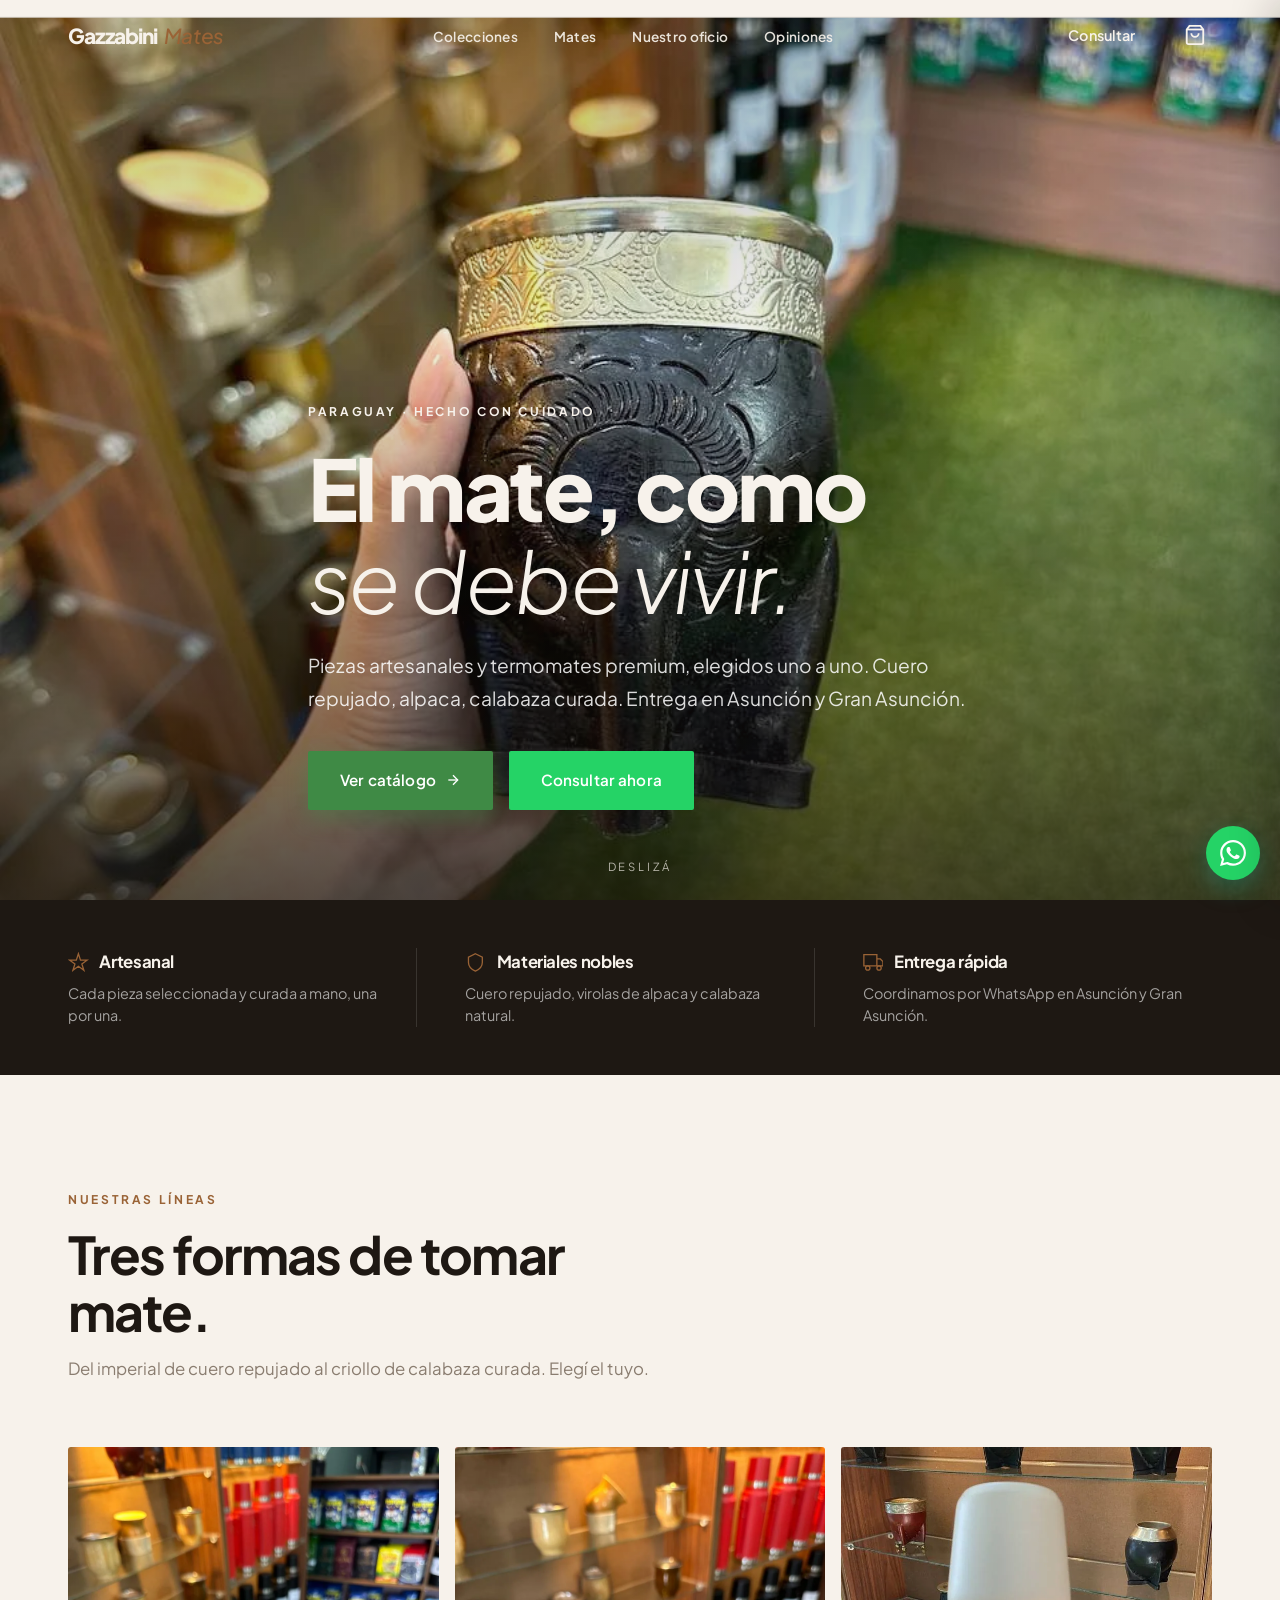
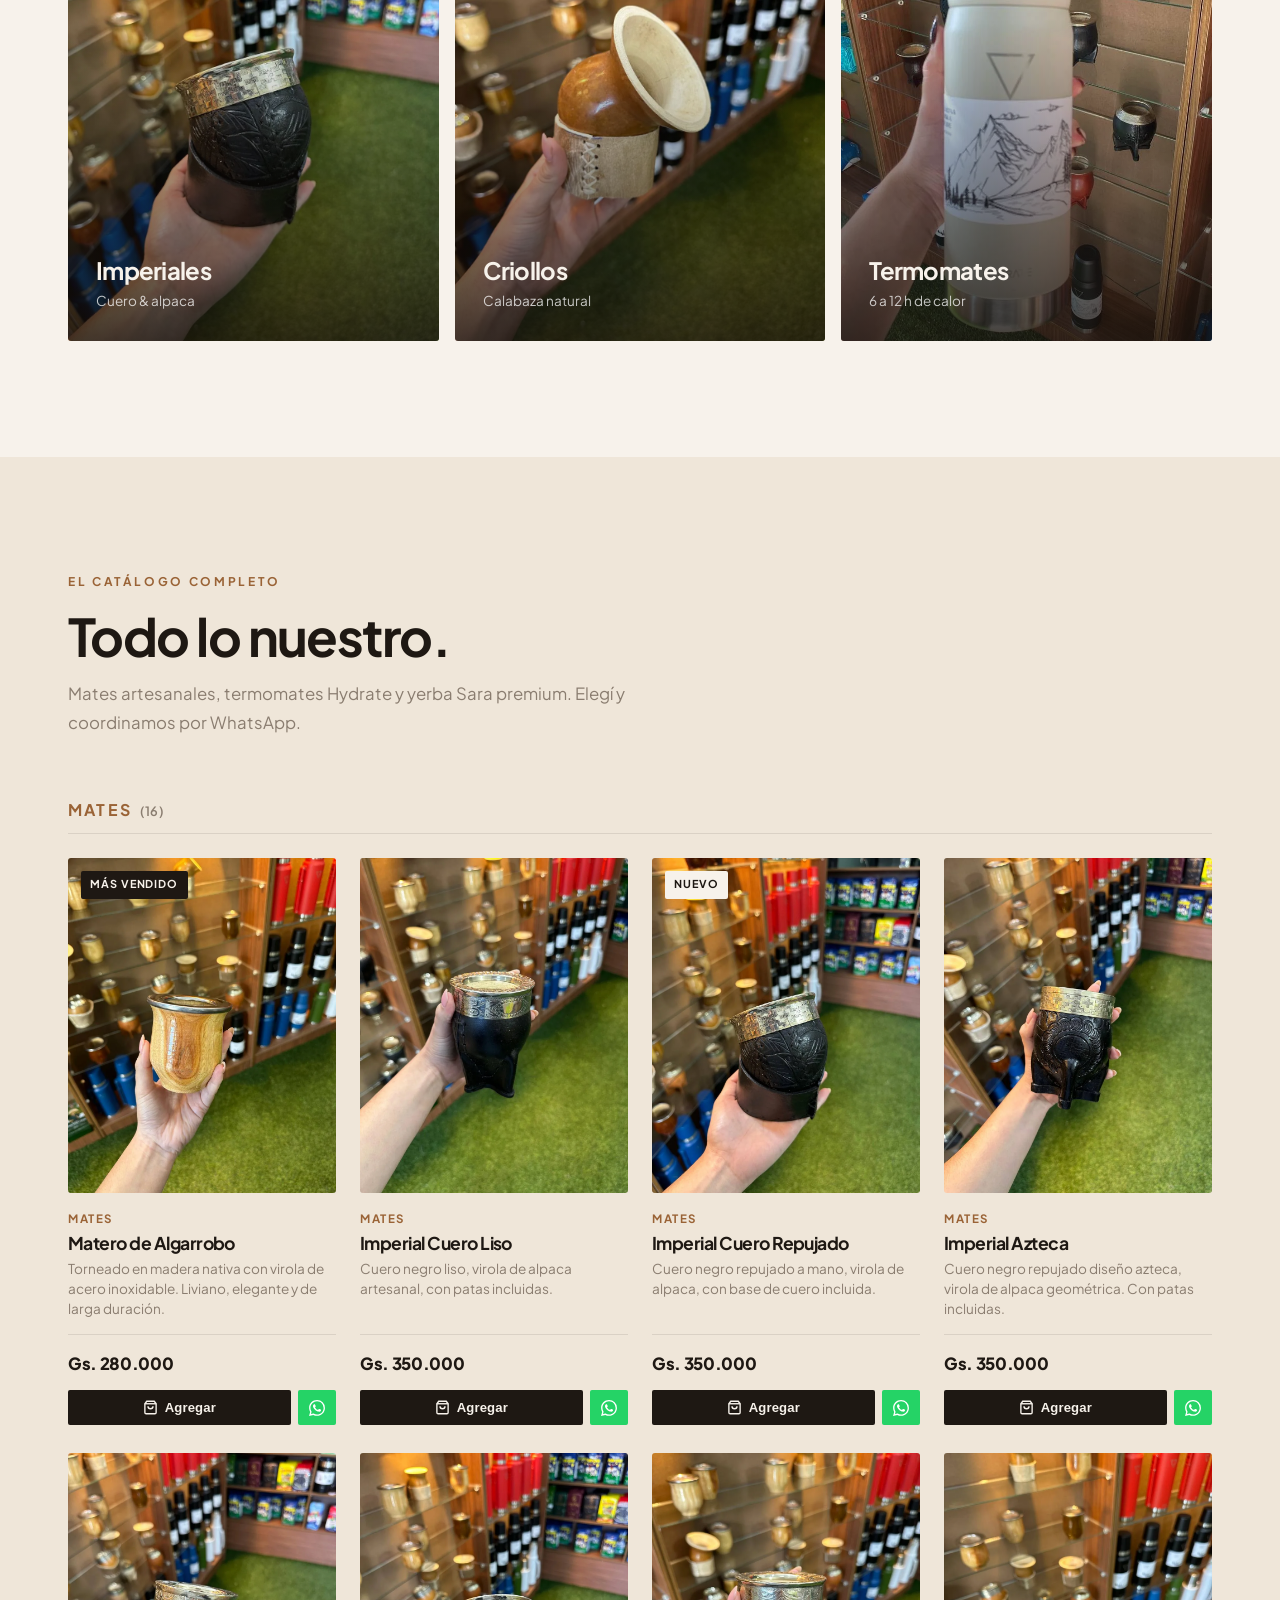
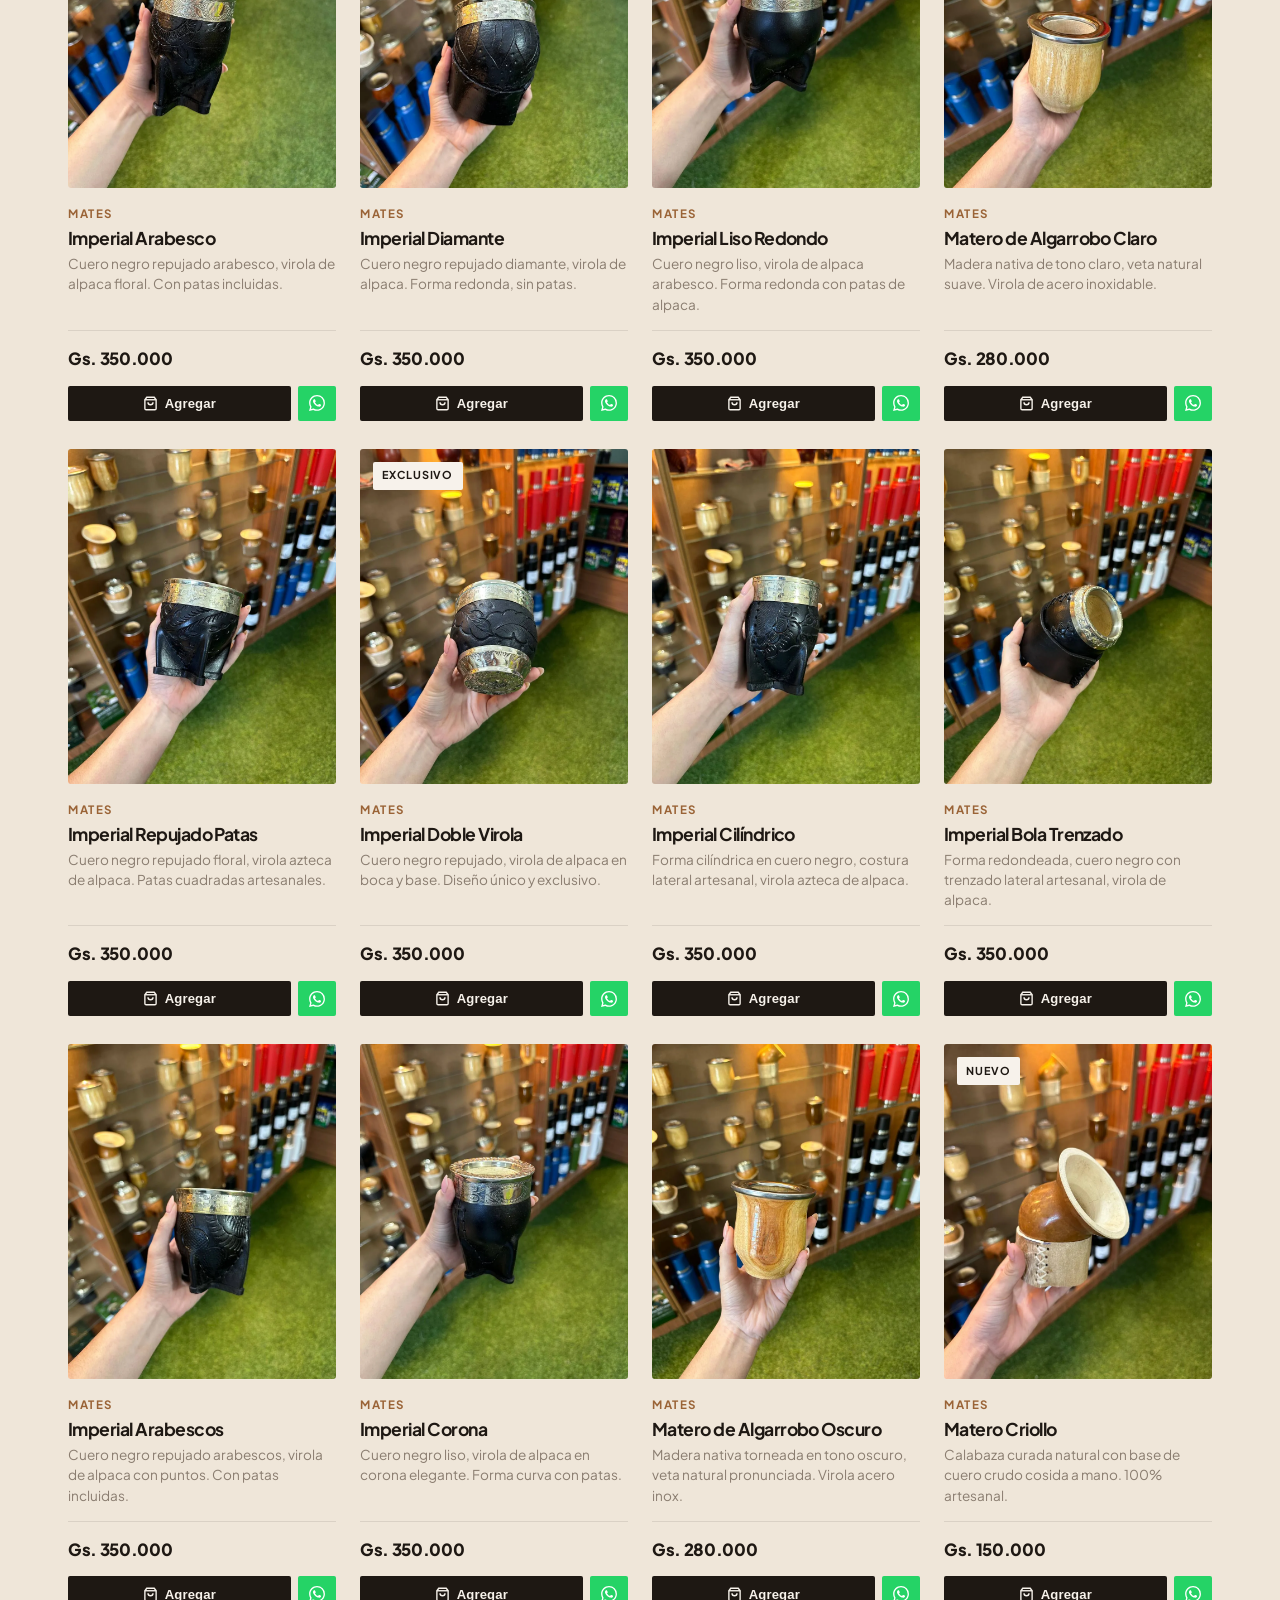
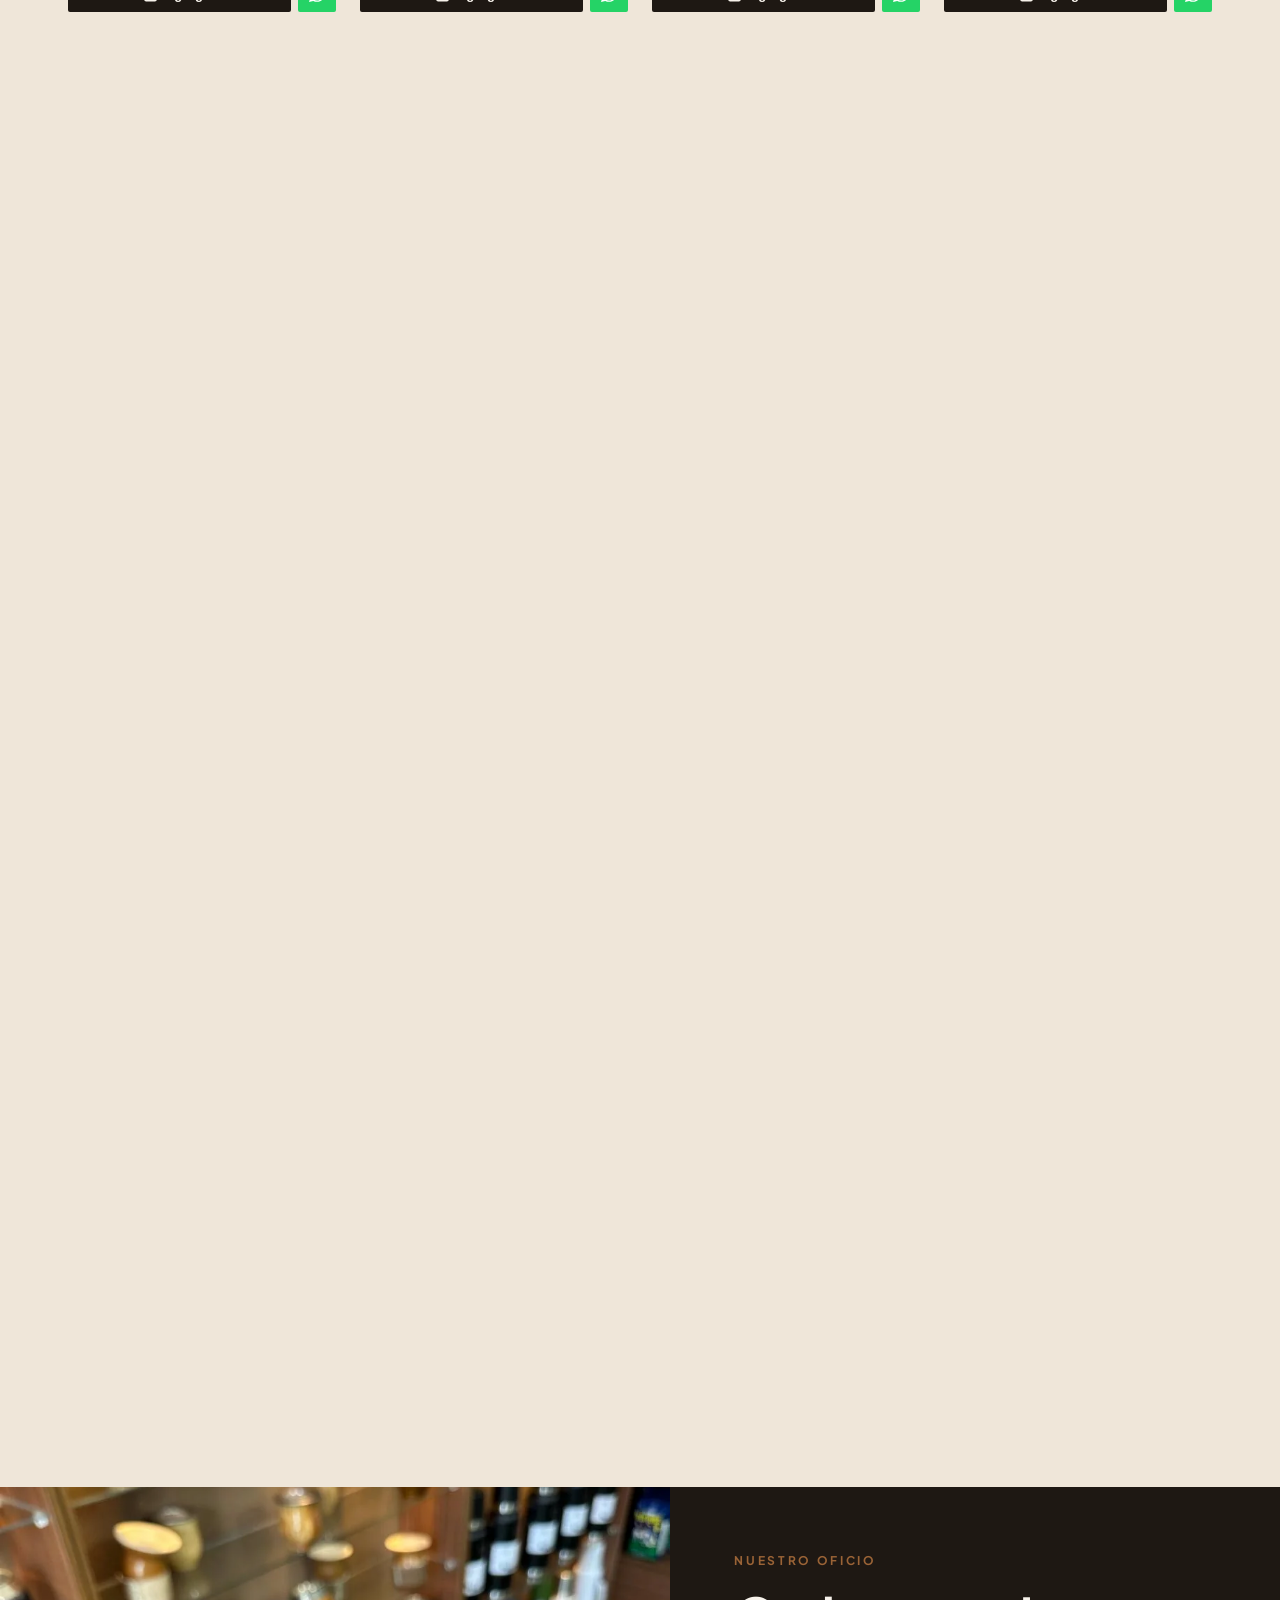
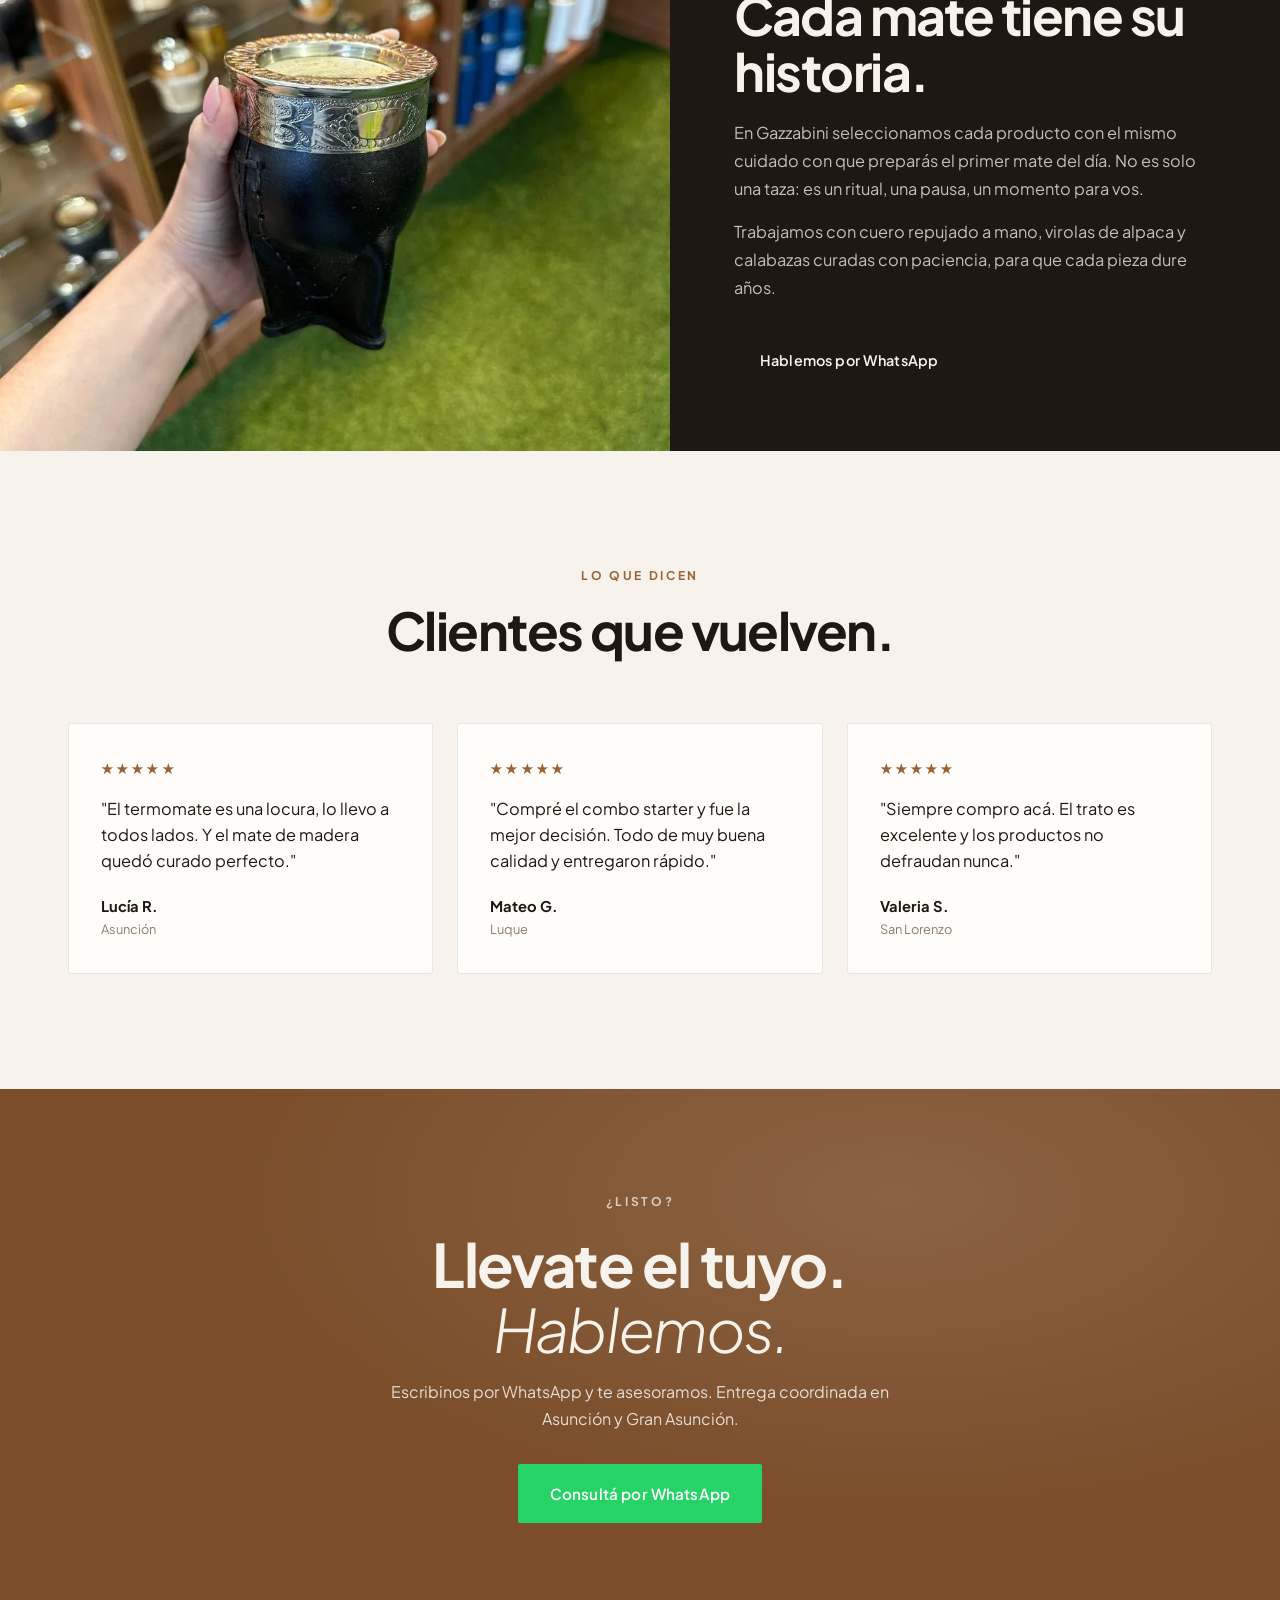
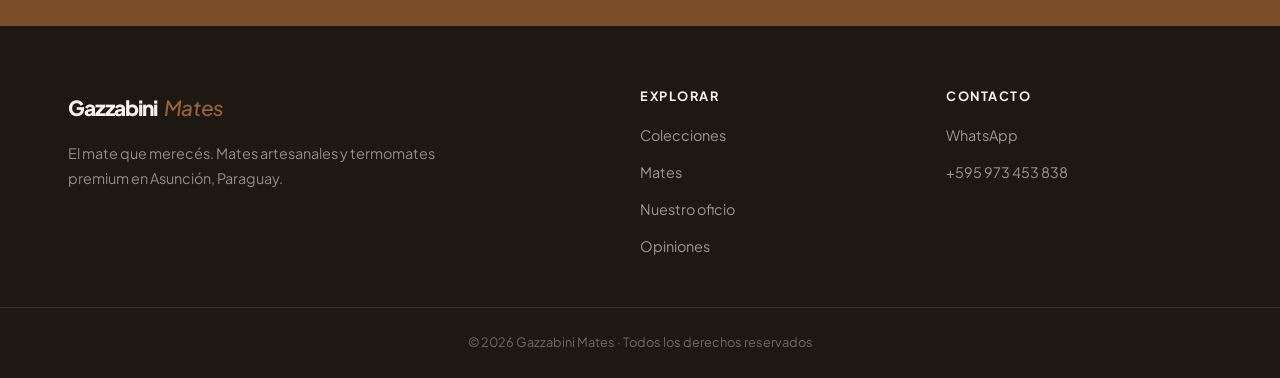
<file: index.html>
<!DOCTYPE html>
<html lang="es">
<head>
  <meta charset="UTF-8" />
  <meta name="viewport" content="width=device-width, initial-scale=1.0" />
  <meta name="description" content="Gazzabini Mates — Mates artesanales y termomates premium en Paraguay. Piezas elegidas una a una. Entrega en Asunción. Consultá por WhatsApp." />
  <title>Gazzabini Mates — El mate, como se debe vivir</title>

  <meta property="og:type" content="website" />
  <meta property="og:url" content="https://felipegazabini24.github.io/Gazzabini-mate/" />
  <meta property="og:title" content="Gazzabini Mates — El mate, como se debe vivir" />
  <meta property="og:description" content="Mates artesanales y termomates premium en Paraguay. Entrega en Asunción y Gran Asunción." />
  <meta property="og:image" content="https://felipegazabini24.github.io/Gazzabini-mate/assets/img/hero-og.jpg" />
  <meta property="og:image:secure_url" content="https://felipegazabini24.github.io/Gazzabini-mate/assets/img/hero-og.jpg" />
  <meta property="og:image:type" content="image/jpeg" />
  <meta property="og:image:width" content="1200" />
  <meta property="og:image:height" content="630" />
  <meta property="og:image:alt" content="Mate artesanal Gazzabini Mates" />
  <meta property="og:site_name" content="Gazzabini Mates" />
  <meta property="og:locale" content="es_PY" />
  <meta name="twitter:card" content="summary_large_image" />
  <meta name="twitter:title" content="Gazzabini Mates — El mate, como se debe vivir" />
  <meta name="twitter:description" content="Mates artesanales y termomates premium en Paraguay. Entrega en Asunción y Gran Asunción." />
  <meta name="twitter:image" content="https://felipegazabini24.github.io/Gazzabini-mate/assets/img/hero-og.jpg" />

  <link rel="preconnect" href="https://fonts.googleapis.com" />
  <link rel="preconnect" href="https://fonts.gstatic.com" crossorigin />
  <link rel="stylesheet" href="https://fonts.googleapis.com/css2?family=Plus+Jakarta+Sans:ital,wght@0,300;0,400;0,500;0,600;0,700;0,800;1,300;1,400&display=swap" />

  <link rel="preload" as="image" href="assets/img/hero.webp" fetchpriority="high" />
  <link rel="stylesheet" href="home.css" />
  <link rel="icon" href="data:image/svg+xml,<svg xmlns='http://www.w3.org/2000/svg' viewBox='0 0 100 100'><rect width='100' height='100' rx='20' fill='%231e1813'/><path d='M22 50 Q22 22 50 22 Q78 22 78 50 L72 82 Q72 90 50 90 Q28 90 28 82 Q22 72 22 50 Z' fill='%239a6336'/><line x1='54' y1='12' x2='60' y2='84' stroke='%23f7f2eb' stroke-width='6' stroke-linecap='round'/></svg>" />

  <!-- Meta Pixel Code -->
  <script>
    !function(f,b,e,v,n,t,s)
    {if(f.fbq)return;n=f.fbq=function(){n.callMethod?
    n.callMethod.apply(n,arguments):n.queue.push(arguments)};
    if(!f._fbq)f._fbq=n;n.push=n;n.loaded=!0;n.version='2.0';
    n.queue=[];t=b.createElement(e);t.async=!0;
    t.src=v;s=b.getElementsByTagName(e)[0];
    s.parentNode.insertBefore(t,s)}(window, document,'script',
    'https://connect.facebook.net/en_US/fbevents.js');
    fbq('init', '2923739371300750');
    fbq('track', 'PageView');
  </script>
  <noscript><img height="1" width="1" style="display:none"
    src="https://www.facebook.com/tr?id=2923739371300750&ev=PageView&noscript=1" /></noscript>
  <!-- End Meta Pixel Code -->
</head>
<body id="top">

  <!-- NAV -->
  <nav class="nav" id="nav">
    <div class="wrap nav-inner">
      <a class="brand" href="#top">Gazzabini <span class="brand-mates">Mates</span></a>
      <ul class="nav-links">
        <li><a href="#colecciones">Colecciones</a></li>
        <li><a href="#productos">Mates</a></li>
        <li><a href="#oficio">Nuestro oficio</a></li>
        <li><a href="#opiniones">Opiniones</a></li>
      </ul>
      <div class="nav-right">
        <a class="btn btn-ghost--light nav-cta" href="https://wa.me/595973453838?text=Hola%21+Vi+la+web+de+Gazzabini+Mates+y+me+interesa+%F0%9F%A7%89" target="_blank" rel="noopener">Consultar</a>
        <button class="nav-cart" id="nav-cart" aria-label="Ver carrito (0 items)">
          <svg width="22" height="22" viewBox="0 0 24 24" fill="none" stroke="currentColor" stroke-width="2" aria-hidden="true"><path d="M6 2L3 6v14a2 2 0 002 2h14a2 2 0 002-2V6l-3-4z"/><line x1="3" y1="6" x2="21" y2="6"/><path d="M16 10a4 4 0 01-8 0"/></svg>
          <span class="nav-cart-badge" aria-hidden="true"></span>
        </button>
        <button class="burger" id="burger" aria-label="Menú" aria-expanded="false"><span></span><span></span><span></span></button>
      </div>
    </div>
  </nav>
  <div class="mobile-menu" id="mobile-menu">
    <ul>
      <li><a href="#colecciones">Colecciones</a></li>
      <li><a href="#productos">Mates</a></li>
      <li><a href="#oficio">Nuestro oficio</a></li>
      <li><a href="#opiniones">Opiniones</a></li>
    </ul>
    <a class="btn btn-wa" href="https://wa.me/595973453838?text=Hola%21+Vi+la+web+de+Gazzabini+Mates+y+me+interesa+%F0%9F%A7%89" target="_blank" rel="noopener">Consultar por WhatsApp</a>
  </div>

  <!-- HERO -->
  <header class="hero">
    <div class="hero-img"><img src="assets/img/hero.webp" alt="Mate artesanal Gazzabini" fetchpriority="high" /></div>
    <div class="hero-overlay"></div>
    <div class="wrap hero-inner">
      <p class="eyebrow reveal">Paraguay · Hecho con cuidado</p>
      <h1 class="reveal">El mate, como<br /><em>se debe vivir.</em></h1>
      <p class="hero-sub reveal">Piezas artesanales y termomates premium, elegidos uno a uno. Cuero repujado, alpaca, calabaza curada. Entrega en Asunción y Gran Asunción.</p>
      <div class="hero-actions reveal">
        <a class="btn btn-green btn-lg" href="#productos">Ver catálogo <svg class="arrow" width="16" height="16" viewBox="0 0 24 24" fill="none" stroke="currentColor" stroke-width="2"><line x1="5" y1="12" x2="19" y2="12"/><polyline points="12 5 19 12 12 19"/></svg></a>
        <a class="btn btn-wa btn-lg" href="https://wa.me/595973453838?text=Hola%21+Vi+la+web+de+Gazzabini+Mates+y+me+interesa+%F0%9F%A7%89" target="_blank" rel="noopener">Consultar ahora</a>
      </div>
    </div>
    <span class="hero-scroll">Deslizá</span>
  </header>

  <!-- PILLS -->
  <section class="pills">
    <div class="wrap pills-grid">
      <div class="pill reveal">
        <span class="pill-k"><svg viewBox="0 0 24 24" fill="none" stroke="currentColor" stroke-width="1.5"><path d="M12 2l2.4 7.4H22l-6 4.5 2.3 7.1-6.3-4.6L5.7 21l2.3-7.1-6-4.5h7.6z"/></svg> Artesanal</span>
        <p>Cada pieza seleccionada y curada a mano, una por una.</p>
      </div>
      <div class="pill reveal">
        <span class="pill-k"><svg viewBox="0 0 24 24" fill="none" stroke="currentColor" stroke-width="1.5"><path d="M12 2l8 4v6c0 5-3.5 8-8 10-4.5-2-8-5-8-10V6z"/></svg> Materiales nobles</span>
        <p>Cuero repujado, virolas de alpaca y calabaza natural.</p>
      </div>
      <div class="pill reveal">
        <span class="pill-k"><svg viewBox="0 0 24 24" fill="none" stroke="currentColor" stroke-width="1.5"><path d="M1 3h15v13H1z"/><path d="M16 8h4l3 3v5h-7"/><circle cx="5.5" cy="18.5" r="2.5"/><circle cx="18.5" cy="18.5" r="2.5"/></svg> Entrega rápida</span>
        <p>Coordinamos por WhatsApp en Asunción y Gran Asunción.</p>
      </div>
    </div>
  </section>

  <!-- COLECCIONES -->
  <section class="section" id="colecciones">
    <div class="wrap">
      <div class="section-head reveal">
        <span class="eyebrow">Nuestras líneas</span>
        <h2>Tres formas de tomar mate.</h2>
        <p class="muted">Del imperial de cuero repujado al criollo de calabaza curada. Elegí el tuyo.</p>
      </div>
      <div class="collections">
        <a class="collection reveal" href="#productos">
          <img src="assets/img/mate-3.webp" alt="Mates Imperiales" loading="lazy" />
          <div class="collection-label"><h3>Imperiales</h3><span>Cuero &amp; alpaca</span></div>
        </a>
        <a class="collection reveal" href="#productos">
          <img src="assets/img/photo_27_2026-05-29_23-48-17.webp" alt="Mates Criollos" loading="lazy" />
          <div class="collection-label"><h3>Criollos</h3><span>Calabaza natural</span></div>
        </a>
        <a class="collection reveal" href="https://wa.me/595973453838?text=Hola%21+Me+interesan+los+termomates+de+Gazzabini+%F0%9F%A7%89" target="_blank" rel="noopener">
          <img src="assets/img/termo-1.webp" alt="Termomates" loading="lazy" />
          <div class="collection-label"><h3>Termomates</h3><span>6 a 12 h de calor</span></div>
        </a>
      </div>
    </div>
  </section>

  <!-- PRODUCTOS -->
  <section class="section products-section" id="productos">
    <div class="wrap">

      <div class="section-head reveal">
        <span class="eyebrow">El catálogo completo</span>
        <h2>Todo lo nuestro.</h2>
        <p class="muted">Mates artesanales, termomates Hydrate y yerba Sara premium. Elegí y coordinamos por WhatsApp.</p>
      </div>
      <h3 class="group-title reveal">Mates <span>(16)</span></h3>
      <div class="products">
        <article class="product reveal">
          <div class="product-media">
            <span class="product-tag product-tag--ink">Más vendido</span>
            <img src="assets/img/mate-1.webp" alt="Matero de Algarrobo" loading="lazy" />
          </div>
          <span class="product-cat">Mates</span>
          <h3>Matero de Algarrobo</h3>
          <p class="desc">Torneado en madera nativa con virola de acero inoxidable. Liviano, elegante y de larga duración.</p>
          <div class="product-foot">
            <span class="price">Gs. 280.000</span>
            <a class="product-link" href="https://wa.me/595973453838?text=%C2%A1Hola%20Gazzabini%20Mates!%20%F0%9F%A7%89%20Me%20encant%C3%B3%20el%20Matero%20de%20Algarrobo.%20%C2%BFEst%C3%A1%20disponible%3F%20Quiero%20coordinar%20mi%20pedido%20%F0%9F%98%8A" target="_blank" rel="noopener">Ver detalle <svg class="arrow" width="14" height="14" viewBox="0 0 24 24" fill="none" stroke="currentColor" stroke-width="2.2"><line x1="5" y1="12" x2="19" y2="12"/><polyline points="12 5 19 12 12 19"/></svg></a>
          </div>
        </article>
        <article class="product reveal">
          <div class="product-media">
            <img src="assets/img/mate-2.webp" alt="Imperial Cuero Liso" loading="lazy" />
          </div>
          <span class="product-cat">Mates</span>
          <h3>Imperial Cuero Liso</h3>
          <p class="desc">Cuero negro liso, virola de alpaca artesanal, con patas incluidas.</p>
          <div class="product-foot">
            <span class="price">Gs. 350.000</span>
            <a class="product-link" href="https://wa.me/595973453838?text=%C2%A1Hola%20Gazzabini%20Mates!%20%F0%9F%A7%89%20Me%20encant%C3%B3%20el%20Imperial%20Cuero%20Liso.%20%C2%BFEst%C3%A1%20disponible%3F%20Quiero%20coordinar%20mi%20pedido%20%F0%9F%98%8A" target="_blank" rel="noopener">Ver detalle <svg class="arrow" width="14" height="14" viewBox="0 0 24 24" fill="none" stroke="currentColor" stroke-width="2.2"><line x1="5" y1="12" x2="19" y2="12"/><polyline points="12 5 19 12 12 19"/></svg></a>
          </div>
        </article>
        <article class="product reveal">
          <div class="product-media">
            <span class="product-tag">Nuevo</span>
            <img src="assets/img/mate-3.webp" alt="Imperial Cuero Repujado" loading="lazy" />
          </div>
          <span class="product-cat">Mates</span>
          <h3>Imperial Cuero Repujado</h3>
          <p class="desc">Cuero negro repujado a mano, virola de alpaca, con base de cuero incluida.</p>
          <div class="product-foot">
            <span class="price">Gs. 350.000</span>
            <a class="product-link" href="https://wa.me/595973453838?text=%C2%A1Hola%20Gazzabini%20Mates!%20%F0%9F%A7%89%20Me%20encant%C3%B3%20el%20Imperial%20Cuero%20Repujado.%20%C2%BFEst%C3%A1%20disponible%3F%20Quiero%20coordinar%20mi%20pedido%20%F0%9F%98%8A" target="_blank" rel="noopener">Ver detalle <svg class="arrow" width="14" height="14" viewBox="0 0 24 24" fill="none" stroke="currentColor" stroke-width="2.2"><line x1="5" y1="12" x2="19" y2="12"/><polyline points="12 5 19 12 12 19"/></svg></a>
          </div>
        </article>
        <article class="product reveal">
          <div class="product-media">
            <img src="assets/img/photo_1_2026-05-29_23-48-17.webp" alt="Imperial Azteca" loading="lazy" />
          </div>
          <span class="product-cat">Mates</span>
          <h3>Imperial Azteca</h3>
          <p class="desc">Cuero negro repujado diseño azteca, virola de alpaca geométrica. Con patas incluidas.</p>
          <div class="product-foot">
            <span class="price">Gs. 350.000</span>
            <a class="product-link" href="https://wa.me/595973453838?text=%C2%A1Hola%20Gazzabini%20Mates!%20%F0%9F%A7%89%20Me%20encant%C3%B3%20el%20Imperial%20Azteca.%20%C2%BFEst%C3%A1%20disponible%3F%20Quiero%20coordinar%20mi%20pedido%20%F0%9F%98%8A" target="_blank" rel="noopener">Ver detalle <svg class="arrow" width="14" height="14" viewBox="0 0 24 24" fill="none" stroke="currentColor" stroke-width="2.2"><line x1="5" y1="12" x2="19" y2="12"/><polyline points="12 5 19 12 12 19"/></svg></a>
          </div>
        </article>
        <article class="product reveal">
          <div class="product-media">
            <img src="assets/img/photo_6_2026-05-29_23-48-17.webp" alt="Imperial Arabesco" loading="lazy" />
          </div>
          <span class="product-cat">Mates</span>
          <h3>Imperial Arabesco</h3>
          <p class="desc">Cuero negro repujado arabesco, virola de alpaca floral. Con patas incluidas.</p>
          <div class="product-foot">
            <span class="price">Gs. 350.000</span>
            <a class="product-link" href="https://wa.me/595973453838?text=%C2%A1Hola%20Gazzabini%20Mates!%20%F0%9F%A7%89%20Me%20encant%C3%B3%20el%20Imperial%20Arabesco.%20%C2%BFEst%C3%A1%20disponible%3F%20Quiero%20coordinar%20mi%20pedido%20%F0%9F%98%8A" target="_blank" rel="noopener">Ver detalle <svg class="arrow" width="14" height="14" viewBox="0 0 24 24" fill="none" stroke="currentColor" stroke-width="2.2"><line x1="5" y1="12" x2="19" y2="12"/><polyline points="12 5 19 12 12 19"/></svg></a>
          </div>
        </article>
        <article class="product reveal">
          <div class="product-media">
            <img src="assets/img/photo_9_2026-05-29_23-48-17.webp" alt="Imperial Diamante" loading="lazy" />
          </div>
          <span class="product-cat">Mates</span>
          <h3>Imperial Diamante</h3>
          <p class="desc">Cuero negro repujado diamante, virola de alpaca. Forma redonda, sin patas.</p>
          <div class="product-foot">
            <span class="price">Gs. 350.000</span>
            <a class="product-link" href="https://wa.me/595973453838?text=%C2%A1Hola%20Gazzabini%20Mates!%20%F0%9F%A7%89%20Me%20encant%C3%B3%20el%20Imperial%20Diamante.%20%C2%BFEst%C3%A1%20disponible%3F%20Quiero%20coordinar%20mi%20pedido%20%F0%9F%98%8A" target="_blank" rel="noopener">Ver detalle <svg class="arrow" width="14" height="14" viewBox="0 0 24 24" fill="none" stroke="currentColor" stroke-width="2.2"><line x1="5" y1="12" x2="19" y2="12"/><polyline points="12 5 19 12 12 19"/></svg></a>
          </div>
        </article>
        <article class="product reveal">
          <div class="product-media">
            <img src="assets/img/photo_15_2026-05-29_23-48-17.webp" alt="Imperial Liso Redondo" loading="lazy" />
          </div>
          <span class="product-cat">Mates</span>
          <h3>Imperial Liso Redondo</h3>
          <p class="desc">Cuero negro liso, virola de alpaca arabesco. Forma redonda con patas de alpaca.</p>
          <div class="product-foot">
            <span class="price">Gs. 350.000</span>
            <a class="product-link" href="https://wa.me/595973453838?text=%C2%A1Hola%20Gazzabini%20Mates!%20%F0%9F%A7%89%20Me%20encant%C3%B3%20el%20Imperial%20Liso%20Redondo.%20%C2%BFEst%C3%A1%20disponible%3F%20Quiero%20coordinar%20mi%20pedido%20%F0%9F%98%8A" target="_blank" rel="noopener">Ver detalle <svg class="arrow" width="14" height="14" viewBox="0 0 24 24" fill="none" stroke="currentColor" stroke-width="2.2"><line x1="5" y1="12" x2="19" y2="12"/><polyline points="12 5 19 12 12 19"/></svg></a>
          </div>
        </article>
        <article class="product reveal">
          <div class="product-media">
            <img src="assets/img/photo_28_2026-05-29_23-48-17.webp" alt="Matero de Algarrobo Claro" loading="lazy" />
          </div>
          <span class="product-cat">Mates</span>
          <h3>Matero de Algarrobo Claro</h3>
          <p class="desc">Madera nativa de tono claro, veta natural suave. Virola de acero inoxidable.</p>
          <div class="product-foot">
            <span class="price">Gs. 280.000</span>
            <a class="product-link" href="https://wa.me/595973453838?text=%C2%A1Hola%20Gazzabini%20Mates!%20%F0%9F%A7%89%20Me%20encant%C3%B3%20el%20Matero%20de%20Algarrobo%20Claro.%20%C2%BFEst%C3%A1%20disponible%3F%20Quiero%20coordinar%20mi%20pedido%20%F0%9F%98%8A" target="_blank" rel="noopener">Ver detalle <svg class="arrow" width="14" height="14" viewBox="0 0 24 24" fill="none" stroke="currentColor" stroke-width="2.2"><line x1="5" y1="12" x2="19" y2="12"/><polyline points="12 5 19 12 12 19"/></svg></a>
          </div>
        </article>
        <article class="product reveal">
          <div class="product-media">
            <img src="assets/img/photo_14_2026-05-29_23-48-17.webp" alt="Imperial Repujado Patas" loading="lazy" />
          </div>
          <span class="product-cat">Mates</span>
          <h3>Imperial Repujado Patas</h3>
          <p class="desc">Cuero negro repujado floral, virola azteca de alpaca. Patas cuadradas artesanales.</p>
          <div class="product-foot">
            <span class="price">Gs. 350.000</span>
            <a class="product-link" href="https://wa.me/595973453838?text=%C2%A1Hola%20Gazzabini%20Mates!%20%F0%9F%A7%89%20Me%20encant%C3%B3%20el%20Imperial%20Repujado%20Patas.%20%C2%BFEst%C3%A1%20disponible%3F%20Quiero%20coordinar%20mi%20pedido%20%F0%9F%98%8A" target="_blank" rel="noopener">Ver detalle <svg class="arrow" width="14" height="14" viewBox="0 0 24 24" fill="none" stroke="currentColor" stroke-width="2.2"><line x1="5" y1="12" x2="19" y2="12"/><polyline points="12 5 19 12 12 19"/></svg></a>
          </div>
        </article>
        <article class="product reveal">
          <div class="product-media">
            <span class="product-tag">Exclusivo</span>
            <img src="assets/img/photo_16_2026-05-29_23-48-17.webp" alt="Imperial Doble Virola" loading="lazy" />
          </div>
          <span class="product-cat">Mates</span>
          <h3>Imperial Doble Virola</h3>
          <p class="desc">Cuero negro repujado, virola de alpaca en boca y base. Diseño único y exclusivo.</p>
          <div class="product-foot">
            <span class="price">Gs. 350.000</span>
            <a class="product-link" href="https://wa.me/595973453838?text=%C2%A1Hola%20Gazzabini%20Mates!%20%F0%9F%A7%89%20Me%20encant%C3%B3%20el%20Imperial%20Doble%20Virola.%20%C2%BFEst%C3%A1%20disponible%3F%20Quiero%20coordinar%20mi%20pedido%20%F0%9F%98%8A" target="_blank" rel="noopener">Ver detalle <svg class="arrow" width="14" height="14" viewBox="0 0 24 24" fill="none" stroke="currentColor" stroke-width="2.2"><line x1="5" y1="12" x2="19" y2="12"/><polyline points="12 5 19 12 12 19"/></svg></a>
          </div>
        </article>
        <article class="product reveal">
          <div class="product-media">
            <img src="assets/img/photo_17_2026-05-29_23-48-17.webp" alt="Imperial Cilíndrico" loading="lazy" />
          </div>
          <span class="product-cat">Mates</span>
          <h3>Imperial Cilíndrico</h3>
          <p class="desc">Forma cilíndrica en cuero negro, costura lateral artesanal, virola azteca de alpaca.</p>
          <div class="product-foot">
            <span class="price">Gs. 350.000</span>
            <a class="product-link" href="https://wa.me/595973453838?text=%C2%A1Hola%20Gazzabini%20Mates!%20%F0%9F%A7%89%20Me%20encant%C3%B3%20el%20Imperial%20Cil%C3%ADndrico.%20%C2%BFEst%C3%A1%20disponible%3F%20Quiero%20coordinar%20mi%20pedido%20%F0%9F%98%8A" target="_blank" rel="noopener">Ver detalle <svg class="arrow" width="14" height="14" viewBox="0 0 24 24" fill="none" stroke="currentColor" stroke-width="2.2"><line x1="5" y1="12" x2="19" y2="12"/><polyline points="12 5 19 12 12 19"/></svg></a>
          </div>
        </article>
        <article class="product reveal">
          <div class="product-media">
            <img src="assets/img/photo_19_2026-05-29_23-48-17.webp" alt="Imperial Bola Trenzado" loading="lazy" />
          </div>
          <span class="product-cat">Mates</span>
          <h3>Imperial Bola Trenzado</h3>
          <p class="desc">Forma redondeada, cuero negro con trenzado lateral artesanal, virola de alpaca.</p>
          <div class="product-foot">
            <span class="price">Gs. 350.000</span>
            <a class="product-link" href="https://wa.me/595973453838?text=%C2%A1Hola%20Gazzabini%20Mates!%20%F0%9F%A7%89%20Me%20encant%C3%B3%20el%20Imperial%20Bola%20Trenzado.%20%C2%BFEst%C3%A1%20disponible%3F%20Quiero%20coordinar%20mi%20pedido%20%F0%9F%98%8A" target="_blank" rel="noopener">Ver detalle <svg class="arrow" width="14" height="14" viewBox="0 0 24 24" fill="none" stroke="currentColor" stroke-width="2.2"><line x1="5" y1="12" x2="19" y2="12"/><polyline points="12 5 19 12 12 19"/></svg></a>
          </div>
        </article>
        <article class="product reveal">
          <div class="product-media">
            <img src="assets/img/photo_21_2026-05-29_23-48-17.webp" alt="Imperial Arabescos" loading="lazy" />
          </div>
          <span class="product-cat">Mates</span>
          <h3>Imperial Arabescos</h3>
          <p class="desc">Cuero negro repujado arabescos, virola de alpaca con puntos. Con patas incluidas.</p>
          <div class="product-foot">
            <span class="price">Gs. 350.000</span>
            <a class="product-link" href="https://wa.me/595973453838?text=%C2%A1Hola%20Gazzabini%20Mates!%20%F0%9F%A7%89%20Me%20encant%C3%B3%20el%20Imperial%20Arabescos.%20%C2%BFEst%C3%A1%20disponible%3F%20Quiero%20coordinar%20mi%20pedido%20%F0%9F%98%8A" target="_blank" rel="noopener">Ver detalle <svg class="arrow" width="14" height="14" viewBox="0 0 24 24" fill="none" stroke="currentColor" stroke-width="2.2"><line x1="5" y1="12" x2="19" y2="12"/><polyline points="12 5 19 12 12 19"/></svg></a>
          </div>
        </article>
        <article class="product reveal">
          <div class="product-media">
            <img src="assets/img/photo_23_2026-05-29_23-48-17.webp" alt="Imperial Corona" loading="lazy" />
          </div>
          <span class="product-cat">Mates</span>
          <h3>Imperial Corona</h3>
          <p class="desc">Cuero negro liso, virola de alpaca en corona elegante. Forma curva con patas.</p>
          <div class="product-foot">
            <span class="price">Gs. 350.000</span>
            <a class="product-link" href="https://wa.me/595973453838?text=%C2%A1Hola%20Gazzabini%20Mates!%20%F0%9F%A7%89%20Me%20encant%C3%B3%20el%20Imperial%20Corona.%20%C2%BFEst%C3%A1%20disponible%3F%20Quiero%20coordinar%20mi%20pedido%20%F0%9F%98%8A" target="_blank" rel="noopener">Ver detalle <svg class="arrow" width="14" height="14" viewBox="0 0 24 24" fill="none" stroke="currentColor" stroke-width="2.2"><line x1="5" y1="12" x2="19" y2="12"/><polyline points="12 5 19 12 12 19"/></svg></a>
          </div>
        </article>
        <article class="product reveal">
          <div class="product-media">
            <img src="assets/img/photo_26_2026-05-29_23-48-17.webp" alt="Matero de Algarrobo Oscuro" loading="lazy" />
          </div>
          <span class="product-cat">Mates</span>
          <h3>Matero de Algarrobo Oscuro</h3>
          <p class="desc">Madera nativa torneada en tono oscuro, veta natural pronunciada. Virola acero inox.</p>
          <div class="product-foot">
            <span class="price">Gs. 280.000</span>
            <a class="product-link" href="https://wa.me/595973453838?text=%C2%A1Hola%20Gazzabini%20Mates!%20%F0%9F%A7%89%20Me%20encant%C3%B3%20el%20Matero%20de%20Algarrobo%20Oscuro.%20%C2%BFEst%C3%A1%20disponible%3F%20Quiero%20coordinar%20mi%20pedido%20%F0%9F%98%8A" target="_blank" rel="noopener">Ver detalle <svg class="arrow" width="14" height="14" viewBox="0 0 24 24" fill="none" stroke="currentColor" stroke-width="2.2"><line x1="5" y1="12" x2="19" y2="12"/><polyline points="12 5 19 12 12 19"/></svg></a>
          </div>
        </article>
        <article class="product reveal">
          <div class="product-media">
            <span class="product-tag">Nuevo</span>
            <img src="assets/img/photo_27_2026-05-29_23-48-17.webp" alt="Matero Criollo" loading="lazy" />
          </div>
          <span class="product-cat">Mates</span>
          <h3>Matero Criollo</h3>
          <p class="desc">Calabaza curada natural con base de cuero crudo cosida a mano. 100% artesanal.</p>
          <div class="product-foot">
            <span class="price">Gs. 150.000</span>
            <a class="product-link" href="https://wa.me/595973453838?text=%C2%A1Hola%20Gazzabini%20Mates!%20%F0%9F%A7%89%20Me%20encant%C3%B3%20el%20Matero%20Criollo.%20%C2%BFEst%C3%A1%20disponible%3F%20Quiero%20coordinar%20mi%20pedido%20%F0%9F%98%8A" target="_blank" rel="noopener">Ver detalle <svg class="arrow" width="14" height="14" viewBox="0 0 24 24" fill="none" stroke="currentColor" stroke-width="2.2"><line x1="5" y1="12" x2="19" y2="12"/><polyline points="12 5 19 12 12 19"/></svg></a>
          </div>
        </article>
      </div>
      <h3 class="group-title reveal">Termomates <span>(3)</span></h3>
      <div class="products">
        <article class="product reveal">
          <div class="product-media">
            <span class="product-tag product-tag--ink">Top ventas</span>
            <img src="assets/img/termo-1.webp" alt="Hydrate Clásico Beige" loading="lazy" />
          </div>
          <span class="product-cat">Termo</span>
          <h3>Hydrate Clásico Beige</h3>
          <p class="desc">Acero inoxidable doble pared. Diseño de montañas, tapa a rosca. Mantiene la temperatura hasta 12 horas.</p>
          <div class="product-foot">
            <span class="price">Gs. 300.000</span>
            <a class="product-link" href="https://wa.me/595973453838?text=%C2%A1Hola%20Gazzabini%20Mates!%20%F0%9F%A7%89%20Me%20encant%C3%B3%20el%20Hydrate%20Cl%C3%A1sico%20Beige.%20%C2%BFEst%C3%A1%20disponible%3F%20Quiero%20coordinar%20mi%20pedido%20%F0%9F%98%8A" target="_blank" rel="noopener">Ver detalle <svg class="arrow" width="14" height="14" viewBox="0 0 24 24" fill="none" stroke="currentColor" stroke-width="2.2"><line x1="5" y1="12" x2="19" y2="12"/><polyline points="12 5 19 12 12 19"/></svg></a>
          </div>
        </article>
        <article class="product reveal">
          <div class="product-media">
            <img src="assets/img/termo-2.webp" alt="Hydrate con Asa Rojo" loading="lazy" />
          </div>
          <span class="product-cat">Termo</span>
          <h3>Hydrate con Asa Rojo</h3>
          <p class="desc">Acero inoxidable con asa plegable articulada. Ideal para llevar al trabajo o viaje. Doble pared, libre de BPA.</p>
          <div class="product-foot">
            <span class="price">Gs. 280.000</span>
            <a class="product-link" href="https://wa.me/595973453838?text=%C2%A1Hola%20Gazzabini%20Mates!%20%F0%9F%A7%89%20Me%20encant%C3%B3%20el%20Hydrate%20con%20Asa%20Rojo.%20%C2%BFEst%C3%A1%20disponible%3F%20Quiero%20coordinar%20mi%20pedido%20%F0%9F%98%8A" target="_blank" rel="noopener">Ver detalle <svg class="arrow" width="14" height="14" viewBox="0 0 24 24" fill="none" stroke="currentColor" stroke-width="2.2"><line x1="5" y1="12" x2="19" y2="12"/><polyline points="12 5 19 12 12 19"/></svg></a>
          </div>
        </article>
        <article class="product reveal">
          <div class="product-media">
            <span class="product-tag">Edición especial</span>
            <img src="assets/img/termo-3.webp" alt="Hydrate con Asa Azul" loading="lazy" />
          </div>
          <span class="product-cat">Termo</span>
          <h3>Hydrate con Asa Azul</h3>
          <p class="desc">Acero inoxidable con asa plegable articulada. Mismo modelo que el rojo, en azul intenso. Doble pared, libre de BPA.</p>
          <div class="product-foot">
            <span class="price">Gs. 280.000</span>
            <a class="product-link" href="https://wa.me/595973453838?text=%C2%A1Hola%20Gazzabini%20Mates!%20%F0%9F%A7%89%20Me%20encant%C3%B3%20el%20Hydrate%20con%20Asa%20Azul.%20%C2%BFEst%C3%A1%20disponible%3F%20Quiero%20coordinar%20mi%20pedido%20%F0%9F%98%8A" target="_blank" rel="noopener">Ver detalle <svg class="arrow" width="14" height="14" viewBox="0 0 24 24" fill="none" stroke="currentColor" stroke-width="2.2"><line x1="5" y1="12" x2="19" y2="12"/><polyline points="12 5 19 12 12 19"/></svg></a>
          </div>
        </article>
      </div>
      <h3 class="group-title reveal">Yerba Mate <span>(3)</span></h3>
      <div class="products">
        <article class="product reveal">
          <div class="product-media">
            <span class="product-tag">Nuevo</span>
            <img src="assets/img/photo_2026-06-02_00-06-28.webp" alt="Sara Extra Suave" loading="lazy" />
          </div>
          <span class="product-cat">Yerba</span>
          <h3>Sara Extra Suave</h3>
          <p class="desc">Yerba mate elaborada, sin palo. Sabor suave y delicado, ideal para un mate más liviano. 1 kg.</p>
          <div class="product-foot">
            <span class="price">Gs. 60.000</span>
            <a class="product-link" href="https://wa.me/595973453838?text=%C2%A1Hola%20Gazzabini%20Mates!%20%F0%9F%A7%89%20Me%20encant%C3%B3%20el%20Sara%20Extra%20Suave.%20%C2%BFEst%C3%A1%20disponible%3F%20Quiero%20coordinar%20mi%20pedido%20%F0%9F%98%8A" target="_blank" rel="noopener">Ver detalle <svg class="arrow" width="14" height="14" viewBox="0 0 24 24" fill="none" stroke="currentColor" stroke-width="2.2"><line x1="5" y1="12" x2="19" y2="12"/><polyline points="12 5 19 12 12 19"/></svg></a>
          </div>
        </article>
        <article class="product reveal">
          <div class="product-media">
            <span class="product-tag product-tag--ink">Más vendida</span>
            <img src="assets/img/photo_2026-06-02_00-06-38.webp" alt="Sara Tradicional" loading="lazy" />
          </div>
          <span class="product-cat">Yerba</span>
          <h3>Sara Tradicional</h3>
          <p class="desc">Yerba mate elaborada tradicional. Con palo, sabor intenso y clásico. La favorita de siempre. 1 kg.</p>
          <div class="product-foot">
            <span class="price">Gs. 60.000</span>
            <a class="product-link" href="https://wa.me/595973453838?text=%C2%A1Hola%20Gazzabini%20Mates!%20%F0%9F%A7%89%20Me%20encant%C3%B3%20el%20Sara%20Tradicional.%20%C2%BFEst%C3%A1%20disponible%3F%20Quiero%20coordinar%20mi%20pedido%20%F0%9F%98%8A" target="_blank" rel="noopener">Ver detalle <svg class="arrow" width="14" height="14" viewBox="0 0 24 24" fill="none" stroke="currentColor" stroke-width="2.2"><line x1="5" y1="12" x2="19" y2="12"/><polyline points="12 5 19 12 12 19"/></svg></a>
          </div>
        </article>
        <article class="product reveal">
          <div class="product-media">
            <span class="product-tag">Sin TACC</span>
            <img src="assets/img/photo_2026-06-02_00-06-40.webp" alt="Sara Compuesta" loading="lazy" />
          </div>
          <span class="product-cat">Yerba</span>
          <h3>Sara Compuesta</h3>
          <p class="desc">Yerba mate compuesta con jengibre, melisa y manzanilla. Sin TACC. Sabor único y aromático. 1 kg.</p>
          <div class="product-foot">
            <span class="price">Gs. 60.000</span>
            <a class="product-link" href="https://wa.me/595973453838?text=%C2%A1Hola%20Gazzabini%20Mates!%20%F0%9F%A7%89%20Me%20encant%C3%B3%20el%20Sara%20Compuesta.%20%C2%BFEst%C3%A1%20disponible%3F%20Quiero%20coordinar%20mi%20pedido%20%F0%9F%98%8A" target="_blank" rel="noopener">Ver detalle <svg class="arrow" width="14" height="14" viewBox="0 0 24 24" fill="none" stroke="currentColor" stroke-width="2.2"><line x1="5" y1="12" x2="19" y2="12"/><polyline points="12 5 19 12 12 19"/></svg></a>
          </div>
        </article>
      </div>
    </div>
  </section>

  <!-- OFICIO -->
  <section class="craft" id="oficio">
    <div class="craft-img"><img src="assets/img/mate-2.webp" alt="Proceso artesanal del mate" loading="lazy" /></div>
    <div class="craft-text reveal">
      <span class="eyebrow">Nuestro oficio</span>
      <h2>Cada mate tiene su historia.</h2>
      <p>En Gazzabini seleccionamos cada producto con el mismo cuidado con que preparás el primer mate del día. No es solo una taza: es un ritual, una pausa, un momento para vos.</p>
      <p>Trabajamos con cuero repujado a mano, virolas de alpaca y calabazas curadas con paciencia, para que cada pieza dure años.</p>
      <a class="btn btn-ghost--light" href="https://wa.me/595973453838?text=Hola%21+Quiero+conocer+m%C3%A1s+sobre+los+mates+de+Gazzabini+%F0%9F%A7%89" target="_blank" rel="noopener">Hablemos por WhatsApp</a>
    </div>
  </section>

  <!-- OPINIONES -->
  <section class="section" id="opiniones">
    <div class="wrap">
      <div class="section-head section-head--center reveal">
        <span class="eyebrow">Lo que dicen</span>
        <h2>Clientes que vuelven.</h2>
      </div>
      <div class="testimonials">
        <figure class="tcard reveal">
          <div class="stars">★★★★★</div>
          <blockquote>"El termomate es una locura, lo llevo a todos lados. Y el mate de madera quedó curado perfecto."</blockquote>
          <cite><b>Lucía R.</b><span>Asunción</span></cite>
        </figure>
        <figure class="tcard reveal">
          <div class="stars">★★★★★</div>
          <blockquote>"Compré el combo starter y fue la mejor decisión. Todo de muy buena calidad y entregaron rápido."</blockquote>
          <cite><b>Mateo G.</b><span>Luque</span></cite>
        </figure>
        <figure class="tcard reveal">
          <div class="stars">★★★★★</div>
          <blockquote>"Siempre compro acá. El trato es excelente y los productos no defraudan nunca."</blockquote>
          <cite><b>Valeria S.</b><span>San Lorenzo</span></cite>
        </figure>
      </div>
    </div>
  </section>

  <!-- CTA -->
  <section class="cta">
    <div class="wrap cta-inner reveal">
      <span class="eyebrow">¿Listo?</span>
      <h2>Llevate el tuyo.<br /><em>Hablemos.</em></h2>
      <p>Escribinos por WhatsApp y te asesoramos. Entrega coordinada en Asunción y Gran Asunción.</p>
      <a class="btn btn-wa btn-lg" href="https://wa.me/595973453838?text=Hola%21+Vi+la+web+de+Gazzabini+Mates+y+quiero+hacer+un+pedido+%F0%9F%A7%89" target="_blank" rel="noopener">Consultá por WhatsApp</a>
    </div>
  </section>

  <!-- FOOTER -->
  <footer class="footer">
    <div class="wrap footer-grid">
      <div class="footer-about">
        <a class="brand" href="#top">Gazzabini <span class="brand-mates">Mates</span></a>
        <p>El mate que merecés. Mates artesanales y termomates premium en Asunción, Paraguay.</p>
      </div>
      <div class="footer-col">
        <h4>Explorar</h4>
        <ul>
          <li><a href="#colecciones">Colecciones</a></li>
          <li><a href="#productos">Mates</a></li>
          <li><a href="#oficio">Nuestro oficio</a></li>
          <li><a href="#opiniones">Opiniones</a></li>
        </ul>
      </div>
      <div class="footer-col">
        <h4>Contacto</h4>
        <ul>
          <li><a href="https://wa.me/595973453838" target="_blank" rel="noopener">WhatsApp</a></li>
          <li><a href="tel:+595973453838">+595 973 453 838</a></li>
          
        </ul>
      </div>
    </div>
    <div class="footer-bottom"><p>© 2026 Gazzabini Mates · Todos los derechos reservados</p></div>
  </footer>

  <a class="fab" href="https://wa.me/595973453838?text=Hola%21+Vi+la+web+de+Gazzabini+Mates+%F0%9F%A7%89" target="_blank" rel="noopener" aria-label="WhatsApp">
    <svg width="26" height="26" viewBox="0 0 24 24" fill="currentColor"><path d="M17.472 14.382c-.297-.149-1.758-.867-2.03-.967-.273-.099-.471-.148-.67.15-.197.297-.767.966-.94 1.164-.173.199-.347.223-.644.075-.297-.15-1.255-.463-2.39-1.475-.883-.788-1.48-1.761-1.653-2.059-.173-.297-.018-.458.13-.606.134-.133.298-.347.446-.52.149-.174.198-.298.298-.497.099-.198.05-.371-.025-.52-.075-.149-.669-1.612-.916-2.207-.242-.579-.487-.5-.669-.51-.173-.008-.371-.01-.57-.01-.198 0-.52.074-.792.372-.272.297-1.04 1.016-1.04 2.479 0 1.462 1.065 2.875 1.213 3.074.149.198 2.096 3.2 5.077 4.487.709.306 1.262.489 1.694.625.712.227 1.36.195 1.871.118.571-.085 1.758-.719 2.006-1.413.248-.694.248-1.289.173-1.413-.074-.124-.272-.198-.57-.347m-5.421 7.403h-.004a9.87 9.87 0 01-5.031-1.378l-.361-.214-3.741.982.998-3.648-.235-.374a9.86 9.86 0 01-1.51-5.26c.001-5.45 4.436-9.884 9.888-9.884 2.64 0 5.122 1.03 6.988 2.898a9.825 9.825 0 012.893 6.994c-.003 5.45-4.437 9.884-9.885 9.884m8.413-18.297A11.815 11.815 0 0012.05 0C5.495 0 .16 5.335.157 11.892c0 2.096.547 4.142 1.588 5.945L.057 24l6.305-1.654a11.882 11.882 0 005.683 1.448h.005c6.554 0 11.89-5.335 11.893-11.893a11.821 11.821 0 00-3.48-8.413Z"/></svg>
  </a>

  <script src="home.js" defer></script>
</body>
</html>
</file>
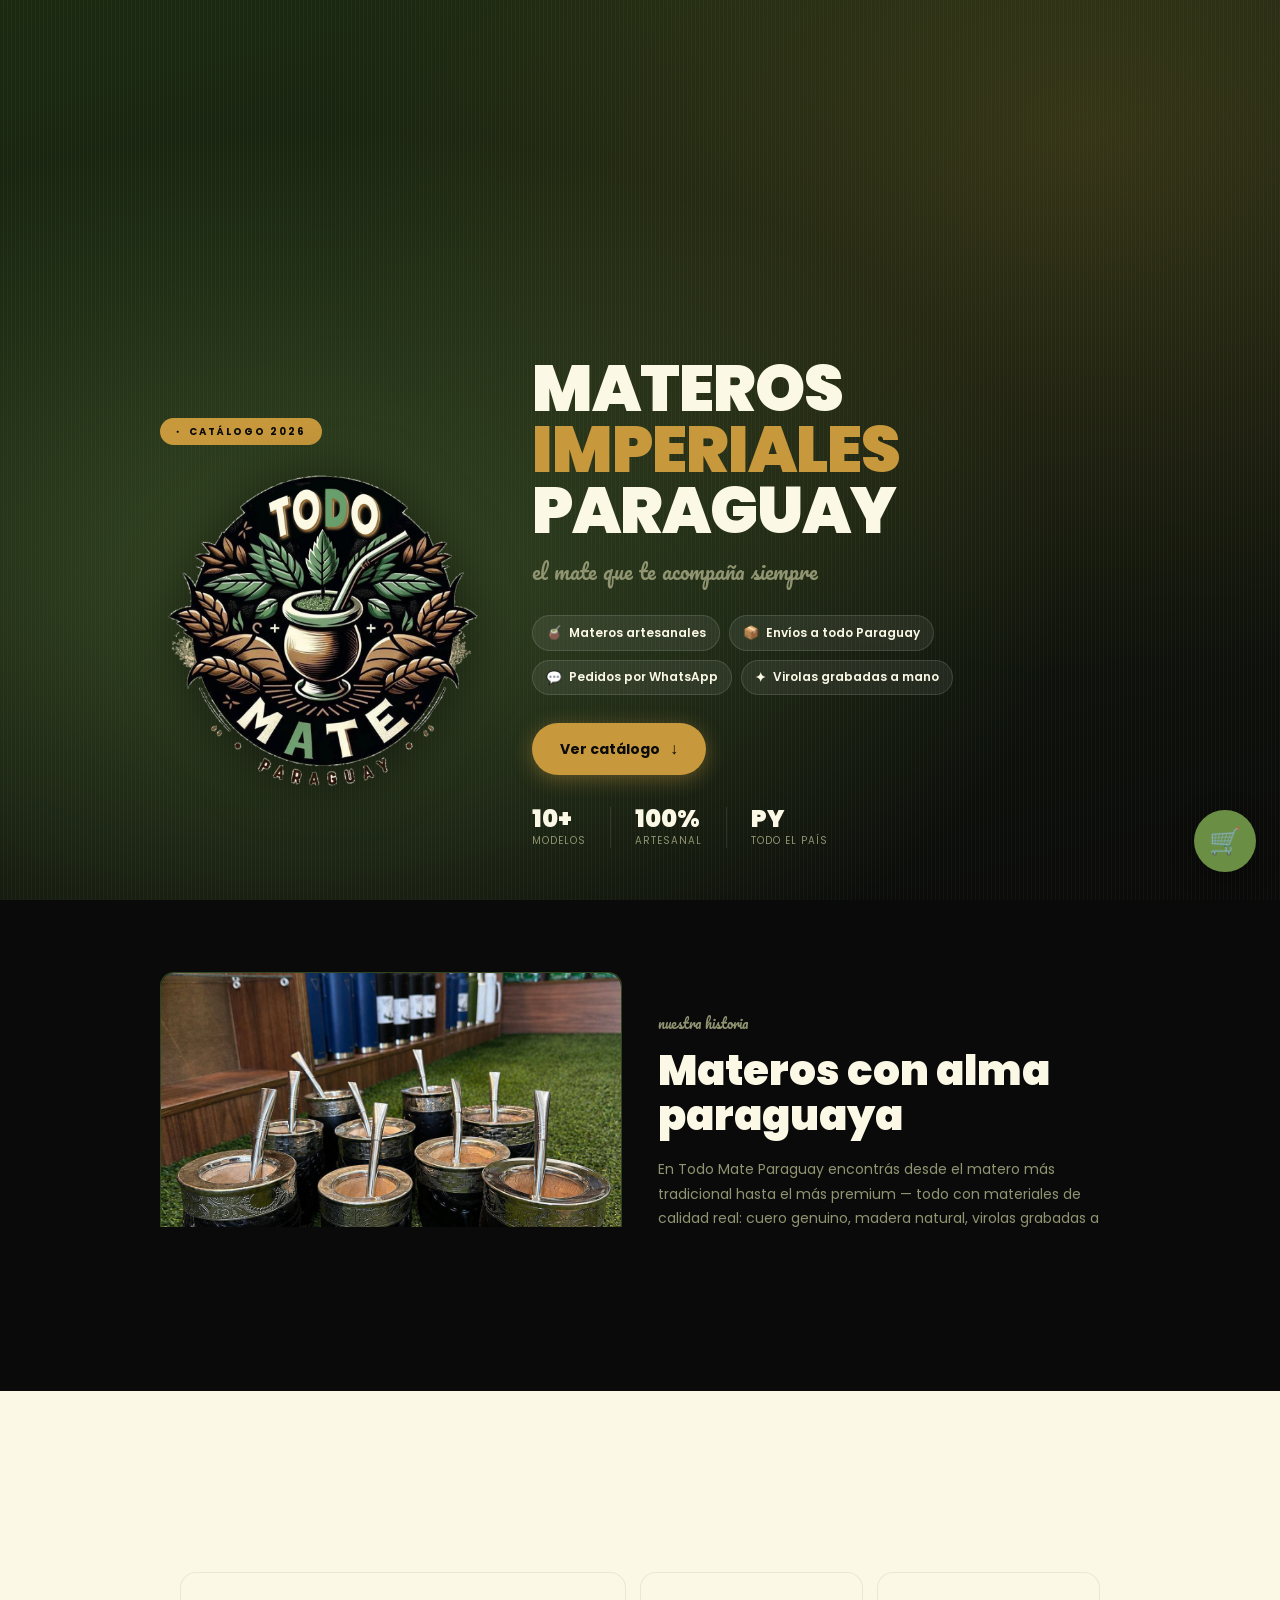
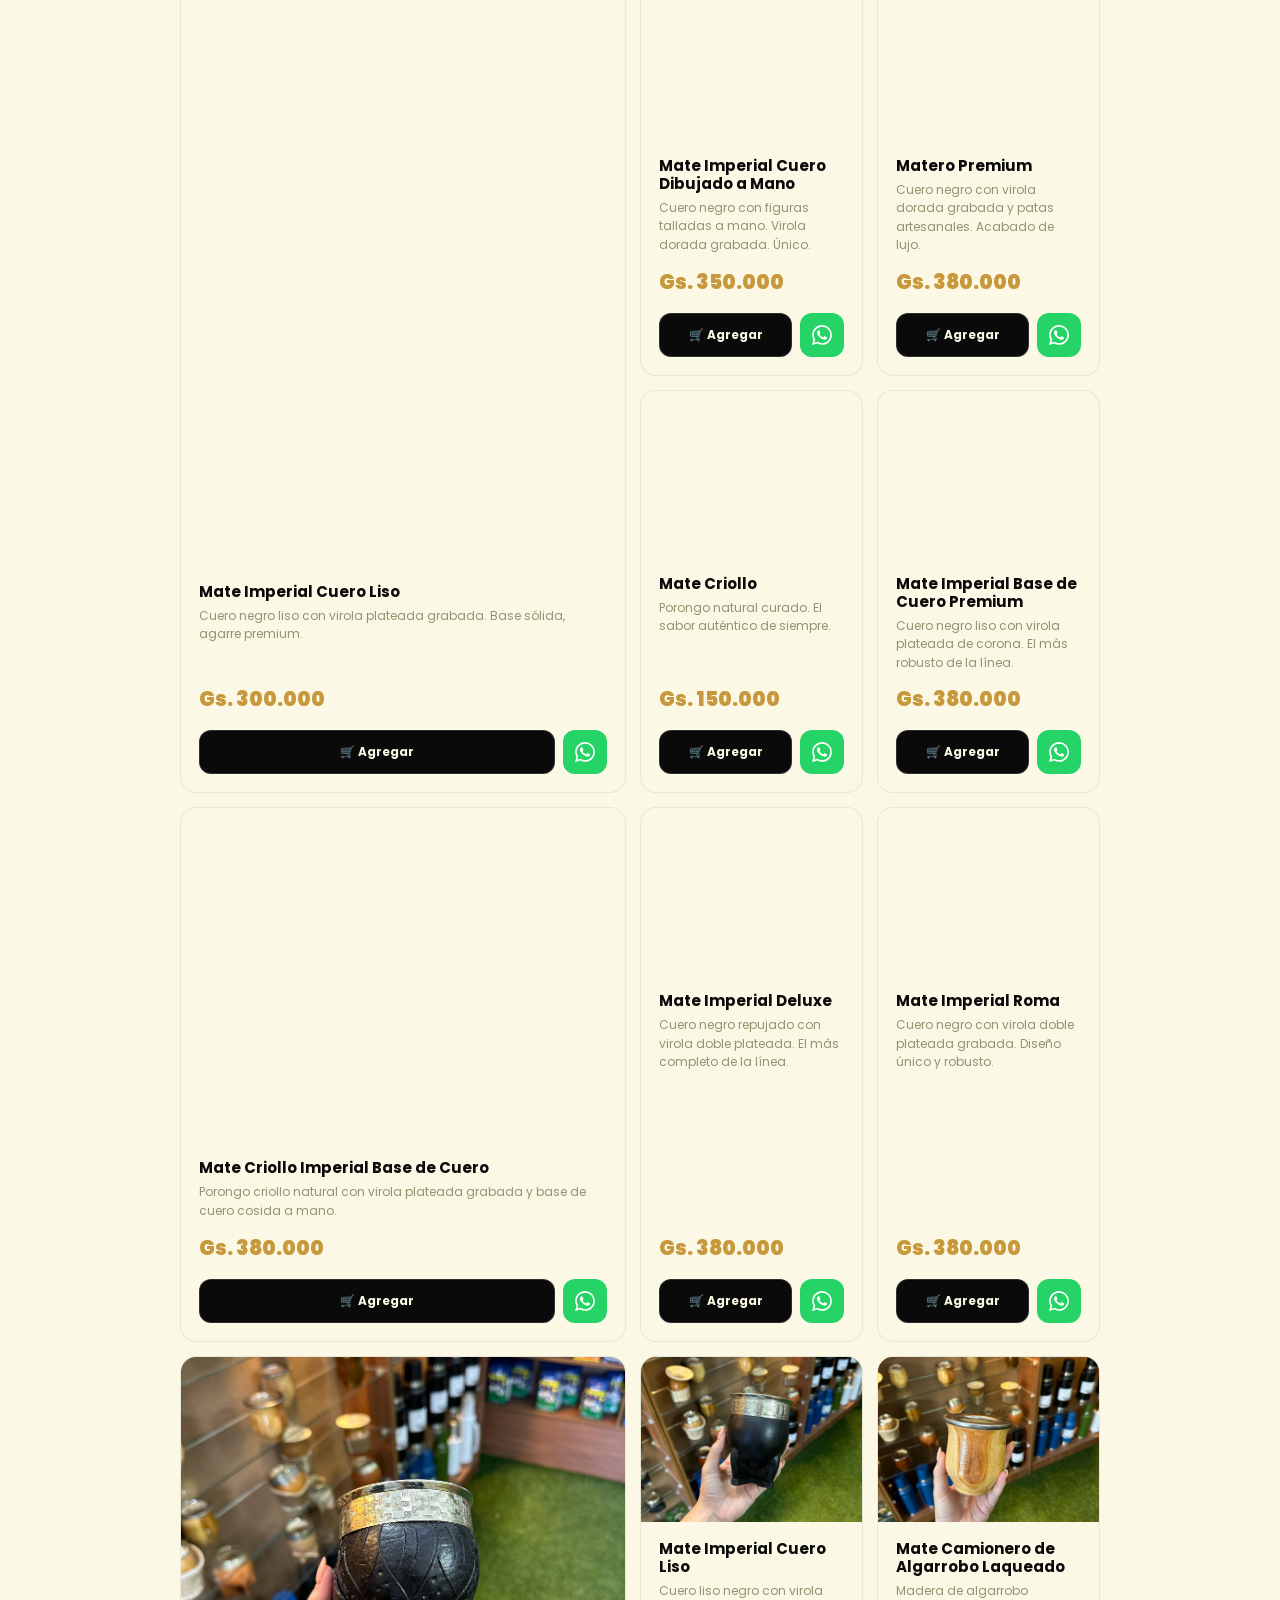
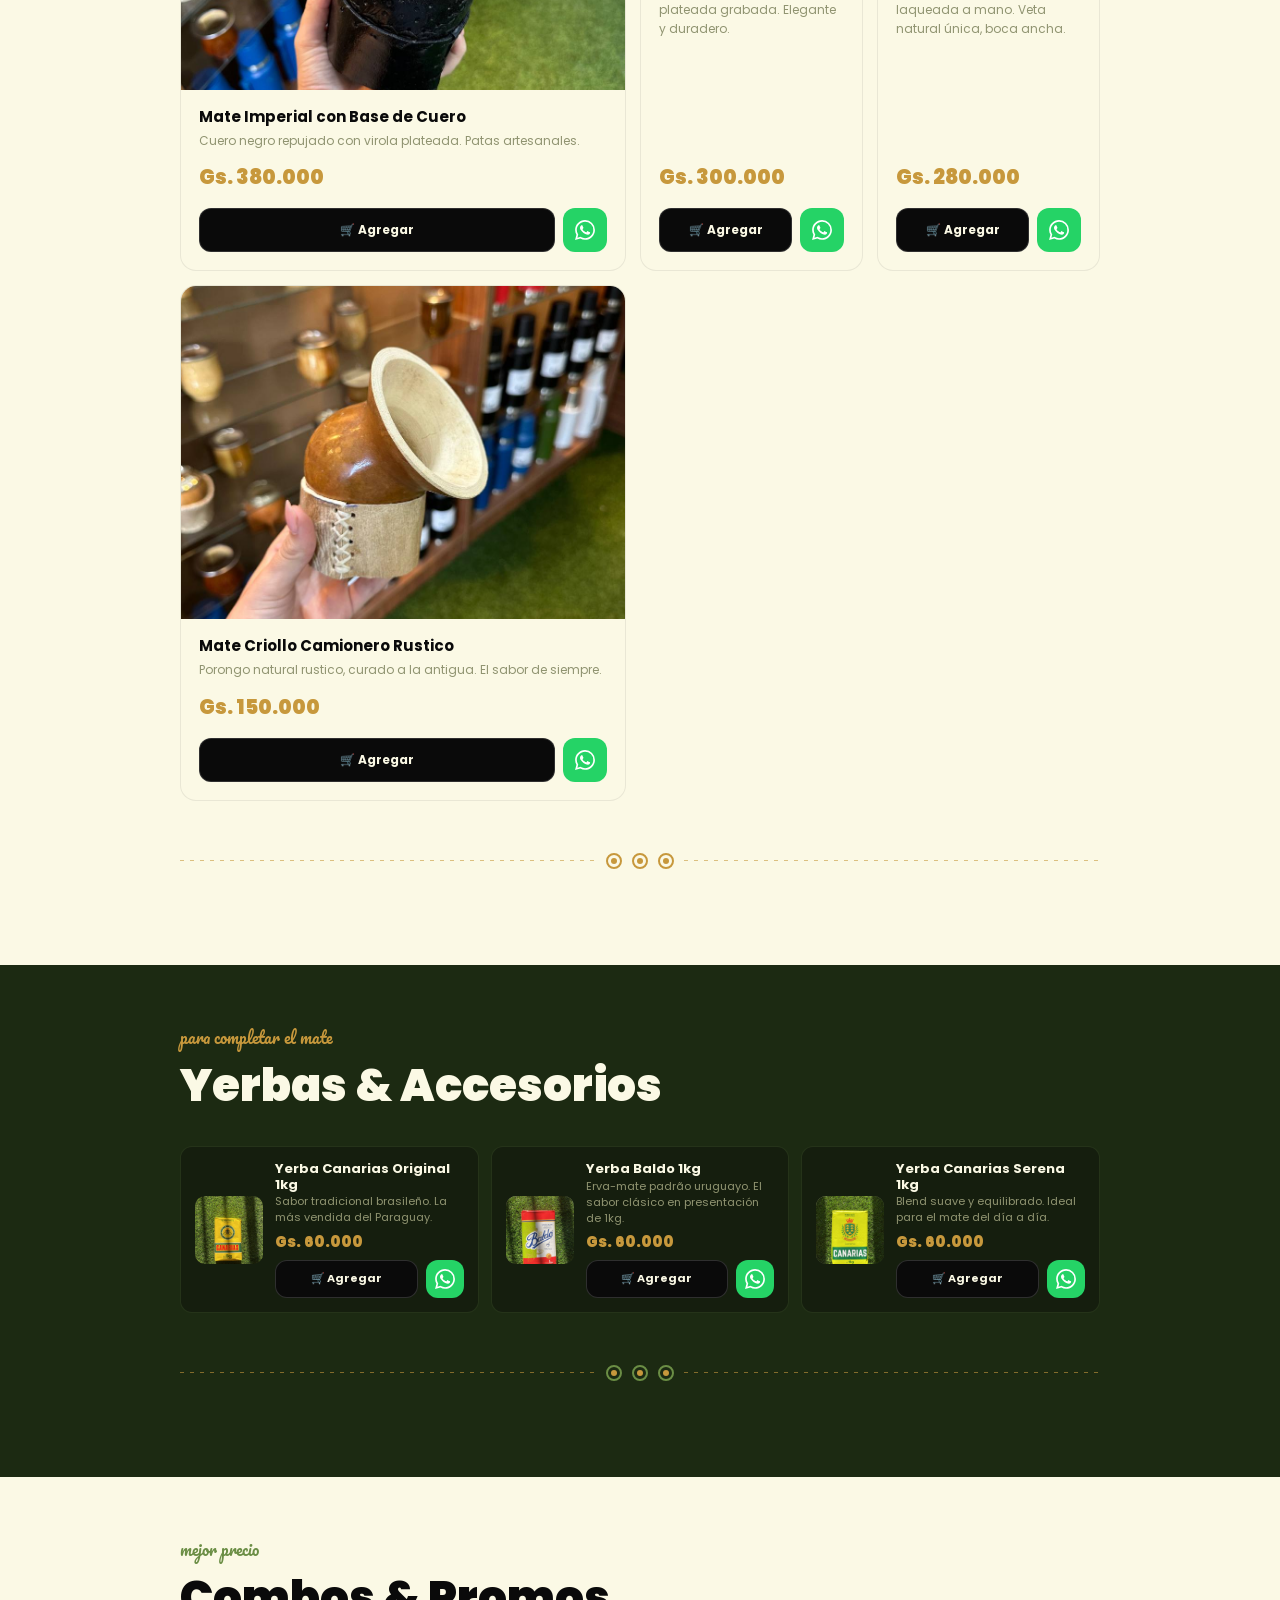
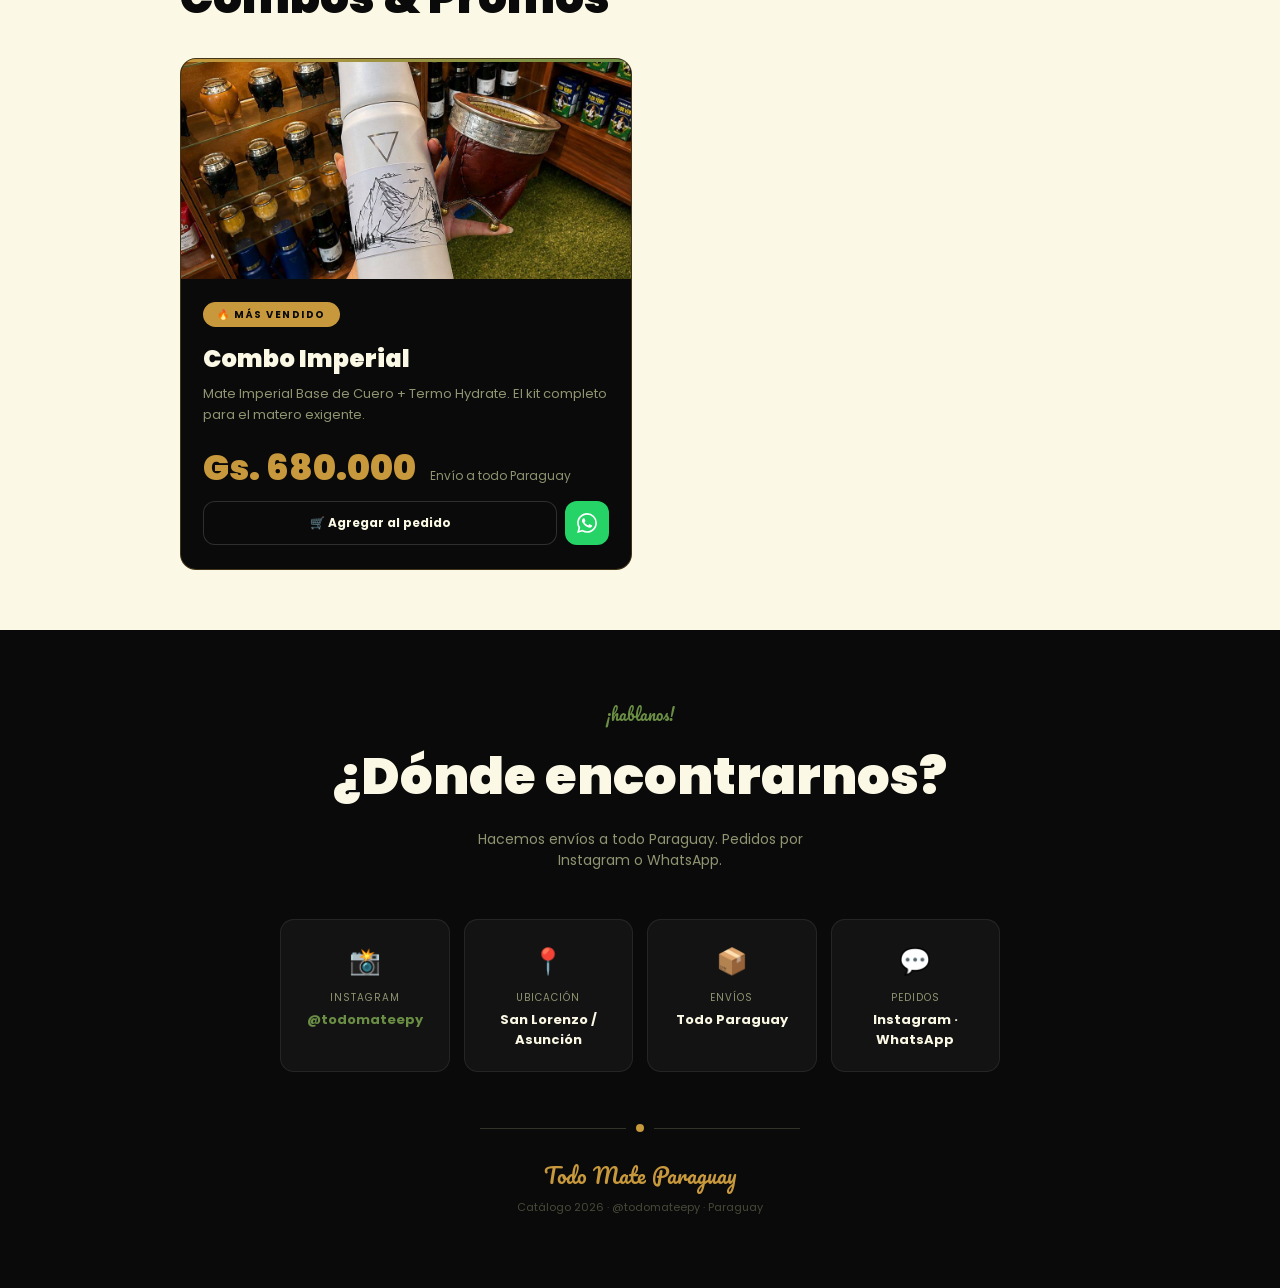
<file: catalogo/index.html>
<!DOCTYPE html>
<html lang="es">
<head>
  <meta charset="UTF-8">
  <meta name="viewport" content="width=device-width, initial-scale=1.0">
  <title>Catálogo — Todo Mate Paraguay</title>
  <link rel="preconnect" href="https://fonts.googleapis.com">
  <link rel="preconnect" href="https://fonts.gstatic.com" crossorigin>
  <link href="https://fonts.googleapis.com/css2?family=Poppins:wght@400;500;700;900&family=Pacifico&display=swap" rel="stylesheet">
  <style>
    /* ── DESIGN TOKENS ──────────────────────────────────────────── */
    :root {
      --negro:        #0A0A0A;
      --crema:        #FBF9E5;
      --verde-bosque: #1C2A12;
      --verde-pasto:  #6B8E45;
      --oliva:        #909471;
      --dorado:       #C7983C;
      --cuero:        #8B4513;
      --plata:        #D2D2D7;
    }

    /* ── RESET / BASE ───────────────────────────────────────────── */
    *, *::before, *::after { box-sizing: border-box; margin: 0; padding: 0; }
    html { scroll-behavior: smooth; }
    body {
      font-family: 'Poppins', sans-serif;
      background: var(--crema);
      color: var(--negro);
      line-height: 1.5;
    }
    img { display: block; width: 100%; height: 100%; object-fit: cover; }

    /* ── ANIMACIONES ────────────────────────────────────────────── */
    @keyframes fadeUp {
      from { opacity: 0; transform: translateY(24px); }
      to   { opacity: 1; transform: translateY(0); }
    }
    .fade-in   { animation: fadeUp 0.8s ease both; }
    .fade-in-2 { animation: fadeUp 0.8s 0.15s ease both; }
    .fade-in-3 { animation: fadeUp 0.8s 0.30s ease both; }

    /* ── VIROLA DIVIDER (firma de marca) ────────────────────────── */
    .virola-divider {
      display: flex;
      align-items: center;
      gap: 10px;
      margin: 52px 0 36px;
    }
    .virola-divider::before,
    .virola-divider::after {
      content: '';
      flex: 1;
      height: 1px;
      background: repeating-linear-gradient(
        90deg,
        var(--dorado) 0px, var(--dorado) 4px,
        transparent 4px, transparent 10px
      );
      opacity: 0.6;
    }
    .virola-divider .circulo {
      width: 16px;
      height: 16px;
      border-radius: 50%;
      border: 2px solid var(--dorado);
      position: relative;
      flex-shrink: 0;
    }
    .virola-divider .circulo::before {
      content: '';
      position: absolute;
      inset: 3px;
      border-radius: 50%;
      background: var(--dorado);
    }

    /* ── PORTADA / HERO ─────────────────────────────────────────── */
    .hero {
      position: relative;
      min-height: 100svh;
      background: var(--verde-bosque);
      display: flex;
      align-items: flex-end;
      padding: 40px 28px 52px;
      overflow: hidden;
    }
    .hero-bg {
      position: absolute;
      inset: 0;
      background:
        radial-gradient(ellipse at 25% 65%, rgba(107,142,69,0.4) 0%, transparent 55%),
        radial-gradient(ellipse at 85% 15%, rgba(199,152,60,0.18) 0%, transparent 50%),
        linear-gradient(165deg, #1C2A12 0%, #0A0A0A 100%);
    }
    .hero-bg::after {
      content: '';
      position: absolute;
      inset: 0;
      background-image: repeating-linear-gradient(
        90deg,
        transparent 0px, transparent 3px,
        rgba(107,142,69,0.07) 3px, rgba(107,142,69,0.07) 4px
      );
    }

    .hero-inner {
      position: relative;
      z-index: 1;
      width: 100%;
      max-width: 960px;
      margin: 0 auto;
      display: flex;
      flex-direction: column;
      gap: 32px;
    }

    /* dos columnas en pantallas ≥ 680px */
    @media (min-width: 680px) {
      .hero-inner {
        flex-direction: row;
        align-items: center;
        gap: 52px;
      }
      .hero-left  { flex: 0 0 auto; }
      .hero-right { flex: 1; }
    }

    .hero-badge {
      display: inline-flex;
      align-items: center;
      gap: 8px;
      background: var(--dorado);
      color: var(--negro);
      font-size: 10px;
      font-weight: 700;
      letter-spacing: 2px;
      text-transform: uppercase;
      padding: 6px 16px;
      border-radius: 100px;
      margin-bottom: 20px;
    }
    .hero-badge::before { content: '●'; font-size: 5px; }

    .hero-logo {
      width: clamp(200px, 42vw, 320px);
      height: auto;
      object-fit: contain;
      display: block;
      filter: drop-shadow(0 4px 28px rgba(0,0,0,0.55));
    }

    /* texto del lado derecho */
    .hero-headline {
      font-size: clamp(2.4rem, 6vw, 4rem);
      font-weight: 900;
      line-height: 0.95;
      color: var(--crema);
      text-transform: uppercase;
      letter-spacing: -1px;
      margin-bottom: 14px;
    }
    .hero-headline em {
      font-style: normal;
      color: var(--dorado);
    }

    .hero-tagline {
      font-family: 'Pacifico', cursive;
      font-size: clamp(0.95rem, 2.5vw, 1.3rem);
      color: var(--oliva);
      margin-bottom: 28px;
    }

    .hero-features {
      display: flex;
      flex-wrap: wrap;
      gap: 9px;
      margin-bottom: 28px;
    }
    .hero-chip {
      display: flex;
      align-items: center;
      gap: 7px;
      background: rgba(255,255,255,0.07);
      border: 1px solid rgba(255,255,255,0.12);
      color: var(--crema);
      font-size: 12px;
      font-weight: 600;
      padding: 7px 13px;
      border-radius: 100px;
      backdrop-filter: blur(4px);
    }
    .hero-chip .chip-icon { font-size: 13px; }

    .hero-cta {
      display: inline-flex;
      align-items: center;
      gap: 10px;
      background: var(--dorado);
      color: var(--negro);
      font-family: 'Poppins', sans-serif;
      font-size: 14px;
      font-weight: 700;
      padding: 14px 28px;
      border-radius: 100px;
      border: none;
      cursor: pointer;
      text-decoration: none;
      transition: transform 0.2s, box-shadow 0.2s;
      box-shadow: 0 4px 20px rgba(199,152,60,0.4);
      margin-bottom: 32px;
    }
    .hero-cta:hover { transform: translateY(-2px); box-shadow: 0 8px 28px rgba(199,152,60,0.5); }
    .hero-cta .arrow { font-size: 16px; }

    .hero-stats {
      display: flex;
      gap: 24px;
      flex-wrap: wrap;
    }
    .hero-stat { text-align: left; }
    .hero-stat-num {
      font-weight: 900;
      font-size: 1.5rem;
      color: var(--crema);
      line-height: 1;
    }
    .hero-stat-label {
      font-size: 10px;
      color: var(--oliva);
      letter-spacing: 1px;
      text-transform: uppercase;
      margin-top: 2px;
    }
    .hero-stat-sep {
      width: 1px;
      background: rgba(255,255,255,0.1);
      align-self: stretch;
    }

    /* ── CONTENEDOR ─────────────────────────────────────────────── */
    .container {
      max-width: 960px;
      margin: 0 auto;
      padding: 0 20px;
    }

    /* ── NUESTRA HISTORIA ───────────────────────────────────────── */
    .historia {
      background: var(--negro);
      color: var(--crema);
      padding: 72px 24px;
    }
    .historia .inner {
      display: grid;
      grid-template-columns: 1fr;
      gap: 36px;
      max-width: 960px;
      margin: 0 auto;
    }
    @media (min-width: 640px) {
      .historia .inner { grid-template-columns: 1fr 1fr; align-items: center; }
    }
    .historia-foto {
      aspect-ratio: 4/3;
      border-radius: 14px;
      overflow: hidden;
      background: var(--verde-bosque);
      border: 1px solid rgba(107,142,69,0.25);
      display: flex;
      align-items: center;
      justify-content: center;
      color: var(--oliva);
      font-size: 12px;
      letter-spacing: 1px;
    }
    .section-label {
      font-family: 'Pacifico', cursive;
      color: var(--verde-pasto);
      font-size: 1rem;
      margin-bottom: 12px;
    }
    .historia h2 {
      font-weight: 900;
      font-size: clamp(1.8rem, 4.5vw, 2.6rem);
      line-height: 1.1;
      margin-bottom: 18px;
    }
    .historia p {
      color: var(--oliva);
      font-size: 14px;
      line-height: 1.75;
    }
    .historia p strong { color: var(--verde-pasto); }

    /* ── SECCIONES GENÉRICAS ────────────────────────────────────── */
    .seccion {
      padding: 60px 24px;
    }
    .seccion-dark {
      background: var(--verde-bosque);
      color: var(--crema);
    }
    .seccion-header {
      margin-bottom: 36px;
    }
    .seccion-header h2 {
      font-weight: 900;
      font-size: clamp(1.8rem, 5vw, 2.8rem);
      line-height: 1.1;
    }
    .seccion-dark .section-label { color: var(--dorado); }

    /* ── GRID EDITORIAL (materos) ───────────────────────────────── */
    .editorial-grid {
      display: grid;
      gap: 14px;
      grid-template-columns: 1fr;
    }
    @media (min-width: 480px) {
      .editorial-grid { grid-template-columns: 1fr 1fr; }
      .editorial-grid .card-featured { grid-column: span 2; }
    }
    @media (min-width: 720px) {
      .editorial-grid { grid-template-columns: 2fr 1fr 1fr; }
      .editorial-grid .card-featured {
        grid-column: span 1;
        grid-row: span 2;
      }
    }

    /* ── PRODUCT CARD ───────────────────────────────────────────── */
    .card {
      background: var(--crema);
      border-radius: 16px;
      overflow: hidden;
      display: flex;
      flex-direction: column;
      border: 1px solid rgba(0,0,0,0.07);
      transition: transform 0.2s, box-shadow 0.2s;
    }
    .card:hover {
      transform: translateY(-3px);
      box-shadow: 0 12px 32px rgba(0,0,0,0.12);
    }
    .card-img {
      aspect-ratio: 4/3;
      background: linear-gradient(135deg, var(--oliva), var(--verde-bosque));
      position: relative;
      overflow: hidden;
      display: flex;
      align-items: center;
      justify-content: center;
    }
    .card-featured .card-img { aspect-ratio: 3/4; }
    .card-img .placeholder-txt {
      color: rgba(255,255,255,0.35);
      font-size: 11px;
      letter-spacing: 1.5px;
      text-transform: uppercase;
      text-align: center;
      padding: 16px;
    }
    .card-img img { position: absolute; inset: 0; }
    .card-badge {
      position: absolute;
      top: 12px;
      left: 12px;
      background: var(--dorado);
      color: var(--negro);
      font-size: 10px;
      font-weight: 700;
      letter-spacing: 0.8px;
      padding: 5px 12px;
      border-radius: 100px;
      z-index: 1;
    }
    .card-body {
      padding: 18px;
      flex: 1;
      display: flex;
      flex-direction: column;
      gap: 6px;
    }
    .card-nombre {
      font-weight: 700;
      font-size: 15px;
      line-height: 1.2;
    }
    .card-desc {
      font-size: 12px;
      color: var(--oliva);
      line-height: 1.55;
      flex: 1;
    }
    .card-precio {
      font-weight: 900;
      font-size: 20px;
      color: var(--dorado);
      margin-top: 6px;
    }

    /* ── GRID COMPACTO (yerbas / termos) ────────────────────────── */
    .compact-grid {
      display: grid;
      gap: 12px;
      grid-template-columns: 1fr;
    }
    @media (min-width: 480px) { .compact-grid { grid-template-columns: 1fr 1fr; } }
    @media (min-width: 720px) { .compact-grid { grid-template-columns: 1fr 1fr 1fr; } }

    .card-compact {
      background: rgba(10,10,10,0.35);
      border: 1px solid rgba(107,142,69,0.2);
      border-radius: 12px;
      overflow: hidden;
      display: flex;
      gap: 12px;
      align-items: center;
      padding: 14px;
      transition: background 0.2s;
    }
    .card-compact:hover { background: rgba(10,10,10,0.55); }
    .card-compact-img {
      width: 68px;
      height: 68px;
      border-radius: 10px;
      flex-shrink: 0;
      background: linear-gradient(135deg, var(--oliva), var(--verde-bosque));
      overflow: hidden;
      display: flex;
      align-items: center;
      justify-content: center;
      font-size: 9px;
      color: rgba(255,255,255,0.35);
      letter-spacing: 0.5px;
    }
    .card-compact-info { flex: 1; min-width: 0; }
    .card-compact-nombre {
      font-weight: 700;
      font-size: 13px;
      color: var(--crema);
      line-height: 1.2;
      margin-bottom: 2px;
    }
    .card-compact-desc {
      font-size: 11px;
      color: var(--oliva);
      margin-bottom: 5px;
      line-height: 1.45;
    }
    .card-compact-precio {
      font-weight: 900;
      font-size: 15px;
      color: var(--dorado);
    }

    /* ── COMBOS ─────────────────────────────────────────────────── */
    .combos-grid {
      display: grid;
      gap: 16px;
      grid-template-columns: 1fr;
    }
    @media (min-width: 600px) { .combos-grid { grid-template-columns: 1fr 1fr; } }

    .card-combo {
      background: var(--negro);
      border-radius: 16px;
      padding: 0;
      border: 1px solid rgba(199,152,60,0.3);
      position: relative;
      overflow: hidden;
      transition: border-color 0.2s;
    }
    .card-combo-img {
      width: 100%;
      height: 220px;
      object-fit: cover;
      display: block;
    }
    .card-combo-body {
      padding: 22px 22px 24px;
    }
    .card-combo:hover { border-color: rgba(199,152,60,0.7); }
    .card-combo::before {
      content: '';
      position: absolute;
      top: 0; left: 0; right: 0;
      height: 3px;
      background: linear-gradient(90deg, var(--dorado), var(--verde-pasto));
    }
    .combo-badge {
      display: inline-block;
      background: var(--dorado);
      color: var(--negro);
      font-size: 10px;
      font-weight: 700;
      letter-spacing: 1.5px;
      text-transform: uppercase;
      padding: 5px 14px;
      border-radius: 100px;
      margin-bottom: 18px;
    }
    .card-combo h3 {
      font-weight: 900;
      font-size: 1.5rem;
      color: var(--crema);
      margin-bottom: 10px;
      line-height: 1.15;
    }
    .card-combo p {
      font-size: 13px;
      color: var(--oliva);
      margin-bottom: 24px;
      line-height: 1.65;
    }
    .combo-footer {
      display: flex;
      align-items: baseline;
      gap: 14px;
      flex-wrap: wrap;
    }
    .combo-precio {
      font-weight: 900;
      font-size: 2.2rem;
      color: var(--dorado);
      line-height: 1;
    }
    .combo-subtexto {
      font-size: 12px;
      color: var(--oliva);
    }

    /* ── CONTACTO ───────────────────────────────────────────────── */
    .contacto {
      background: var(--negro);
      color: var(--crema);
      padding: 72px 24px;
      text-align: center;
    }
    .contacto .section-label { margin-bottom: 12px; }
    .contacto h2 {
      font-weight: 900;
      font-size: clamp(2rem, 5.5vw, 3.2rem);
      margin-bottom: 14px;
    }
    .contacto .subtitulo {
      color: var(--oliva);
      font-size: 14px;
      margin-bottom: 48px;
      max-width: 380px;
      margin-left: auto;
      margin-right: auto;
    }
    .contacto-grid {
      display: grid;
      gap: 14px;
      grid-template-columns: 1fr 1fr;
      max-width: 480px;
      margin: 0 auto 52px;
    }
    @media (min-width: 480px) { .contacto-grid { grid-template-columns: repeat(4,1fr); max-width: 720px; } }
    .contacto-item {
      background: rgba(255,255,255,0.04);
      border: 1px solid rgba(255,255,255,0.08);
      border-radius: 14px;
      padding: 22px 14px;
    }
    .contacto-icon { font-size: 1.6rem; margin-bottom: 10px; }
    .contacto-label {
      font-size: 10px;
      color: var(--oliva);
      letter-spacing: 1px;
      text-transform: uppercase;
      margin-bottom: 5px;
    }
    .contacto-valor { font-weight: 700; font-size: 13px; color: var(--crema); }
    .contacto-verde { color: var(--verde-pasto); }

    .footer-virola {
      display: flex;
      align-items: center;
      gap: 10px;
      max-width: 320px;
      margin: 0 auto 28px;
    }
    .footer-virola::before, .footer-virola::after {
      content: ''; flex: 1; height: 1px;
      background: rgba(144,148,113,0.3);
    }
    .footer-virola span {
      width: 8px; height: 8px; border-radius: 50%;
      background: var(--dorado); flex-shrink: 0;
    }
    .footer-marca {
      font-family: 'Pacifico', cursive;
      color: var(--dorado);
      font-size: 1.3rem;
      margin-bottom: 8px;
    }
    .footer-copy { font-size: 11px; color: rgba(144,148,113,0.45); }

    /* ── BOTONES DE PRODUCTO ────────────────────────────────────── */
    .card-btns {
      display: flex;
      gap: 8px;
      margin-top: 10px;
    }
    .btn-add {
      flex: 1;
      display: flex;
      align-items: center;
      justify-content: center;
      gap: 6px;
      padding: 11px 10px;
      background: var(--negro);
      color: var(--crema);
      border: 1.5px solid rgba(255,255,255,0.15);
      border-radius: 12px;
      font-family: 'Poppins', sans-serif;
      font-size: 12px;
      font-weight: 700;
      cursor: pointer;
      transition: all 0.2s;
    }
    .btn-add:hover { background: var(--verde-bosque); border-color: var(--verde-pasto); }
    .btn-add:active { transform: scale(0.97); }
    .btn-add.agregado { background: var(--dorado); color: var(--negro); border-color: var(--dorado); }
    .btn-wa {
      width: 44px;
      height: 44px;
      flex-shrink: 0;
      display: flex;
      align-items: center;
      justify-content: center;
      background: #25D366;
      border: none;
      border-radius: 12px;
      cursor: pointer;
      transition: background 0.2s, transform 0.15s;
      text-decoration: none;
    }
    .btn-wa:hover { background: #1aad52; transform: scale(1.07); }
    .btn-wa svg { width: 20px; height: 20px; fill: white; }

    /* ── CARRITO FAB ─────────────────────────────────────────────── */
    .cart-fab {
      position: fixed;
      bottom: 28px;
      right: 24px;
      width: 62px;
      height: 62px;
      border-radius: 50%;
      background: var(--verde-pasto);
      color: white;
      border: none;
      cursor: pointer;
      display: flex;
      align-items: center;
      justify-content: center;
      font-size: 1.6rem;
      box-shadow: 0 6px 24px rgba(0,0,0,0.35);
      z-index: 900;
      transition: transform 0.2s, background 0.2s;
    }
    .cart-fab:hover { transform: scale(1.08); background: var(--verde-bosque); }
    .cart-badge {
      position: absolute;
      top: -4px;
      right: -4px;
      background: var(--dorado);
      color: var(--negro);
      font-size: 11px;
      font-weight: 900;
      width: 22px;
      height: 22px;
      border-radius: 50%;
      display: none;
      align-items: center;
      justify-content: center;
    }
    .cart-badge.visible { display: flex; }

    /* ── CARRITO PANEL ───────────────────────────────────────────── */
    .cart-overlay {
      position: fixed;
      inset: 0;
      background: rgba(0,0,0,0.55);
      z-index: 1000;
      opacity: 0;
      pointer-events: none;
      transition: opacity 0.3s;
    }
    .cart-overlay.open { opacity: 1; pointer-events: all; }
    .cart-panel {
      position: fixed;
      top: 0;
      right: -100%;
      width: min(390px, 100vw);
      height: 100%;
      background: var(--negro);
      color: var(--crema);
      z-index: 1001;
      display: flex;
      flex-direction: column;
      transition: right 0.35s cubic-bezier(0.4,0,0.2,1);
      box-shadow: -8px 0 48px rgba(0,0,0,0.5);
    }
    .cart-panel.open { right: 0; }
    .cart-header {
      padding: 20px;
      border-bottom: 1px solid rgba(255,255,255,0.08);
      display: flex;
      align-items: center;
      justify-content: space-between;
    }
    .cart-header h3 { font-weight: 900; font-size: 1.1rem; }
    .cart-close {
      background: none;
      border: none;
      color: var(--crema);
      font-size: 1.6rem;
      cursor: pointer;
      line-height: 1;
      padding: 4px 8px;
    }
    .cart-items {
      flex: 1;
      overflow-y: auto;
      padding: 16px;
      display: flex;
      flex-direction: column;
      gap: 10px;
    }
    .cart-empty {
      text-align: center;
      color: var(--oliva);
      font-size: 14px;
      margin-top: 48px;
      line-height: 1.8;
    }
    .cart-item {
      background: rgba(255,255,255,0.05);
      border: 1px solid rgba(255,255,255,0.08);
      border-radius: 12px;
      padding: 14px;
      display: flex;
      align-items: center;
      gap: 12px;
    }
    .cart-item-info { flex: 1; min-width: 0; }
    .cart-item-nombre { font-weight: 700; font-size: 13px; line-height: 1.3; margin-bottom: 3px; }
    .cart-item-precio { font-size: 13px; color: var(--dorado); font-weight: 700; }
    .cart-item-qty { display: flex; align-items: center; gap: 8px; }
    .qty-btn {
      width: 28px; height: 28px;
      border-radius: 50%;
      border: 1.5px solid rgba(255,255,255,0.15);
      background: none;
      color: var(--crema);
      font-size: 1.1rem;
      cursor: pointer;
      display: flex; align-items: center; justify-content: center;
      transition: background 0.15s;
    }
    .qty-btn:hover { background: rgba(255,255,255,0.1); }
    .qty-num { font-weight: 700; font-size: 15px; min-width: 22px; text-align: center; }
    .cart-footer {
      padding: 20px;
      border-top: 1px solid rgba(255,255,255,0.08);
    }
    .cart-total {
      display: flex;
      justify-content: space-between;
      align-items: center;
      margin-bottom: 16px;
    }
    .cart-total-label { color: var(--oliva); font-size: 13px; }
    .cart-total-valor { font-weight: 900; font-size: 1.4rem; color: var(--dorado); }
    .btn-wa-send {
      display: flex;
      align-items: center;
      justify-content: center;
      gap: 10px;
      width: 100%;
      padding: 15px;
      background: #25D366;
      color: white;
      border: none;
      border-radius: 12px;
      font-family: 'Poppins', sans-serif;
      font-size: 15px;
      font-weight: 700;
      cursor: pointer;
      transition: background 0.2s;
    }
    .btn-wa-send:hover { background: #1aad52; }

    /* ── PRINT ──────────────────────────────────────────────────── */
    @media print {
      @page { size: A4; margin: 15mm; }
      body { background: white; color: black; font-size: 12pt; }
      .hero { min-height: 260mm; page-break-after: always; }
      .historia { page-break-after: always; }
      .seccion { page-break-inside: avoid; }
      .card, .card-compact, .card-combo { break-inside: avoid; }
      .contacto { page-break-before: always; }
      .card:hover, .card-compact:hover, .card-combo:hover { transform: none; box-shadow: none; }
    }
  </style>
</head>
<body>

<!-- ══ PORTADA ══════════════════════════════════════════════════ -->
<section class="hero">
  <div class="hero-bg"></div>

  <div class="hero-inner">

    <!-- columna izquierda: logo -->
    <div class="hero-left fade-in">
      <div class="hero-badge">Catálogo 2026</div>
      <img src="logo_todomate_sinfondo.png" alt="Todo Mate Paraguay" class="hero-logo">
    </div>

    <!-- columna derecha: texto -->
    <div class="hero-right fade-in-2">
      <h1 class="hero-headline">
        Materos<br><em>Imperiales</em><br>Paraguay
      </h1>
      <p class="hero-tagline">el mate que te acompaña siempre</p>

      <div class="hero-features">
        <div class="hero-chip"><span class="chip-icon">🧉</span> Materos artesanales</div>
        <div class="hero-chip"><span class="chip-icon">📦</span> Envíos a todo Paraguay</div>
        <div class="hero-chip"><span class="chip-icon">💬</span> Pedidos por WhatsApp</div>
        <div class="hero-chip"><span class="chip-icon">✦</span> Virolas grabadas a mano</div>
      </div>

      <a href="#materos" class="hero-cta">
        Ver catálogo <span class="arrow">↓</span>
      </a>

      <div class="hero-stats fade-in-3">
        <div class="hero-stat">
          <div class="hero-stat-num">10+</div>
          <div class="hero-stat-label">Modelos</div>
        </div>
        <div class="hero-stat-sep"></div>
        <div class="hero-stat">
          <div class="hero-stat-num">100%</div>
          <div class="hero-stat-label">Artesanal</div>
        </div>
        <div class="hero-stat-sep"></div>
        <div class="hero-stat">
          <div class="hero-stat-num">PY</div>
          <div class="hero-stat-label">Todo el país</div>
        </div>
      </div>
    </div>

  </div>
</section>

<!-- ══ NUESTRA HISTORIA ══════════════════════════════════════════ -->
<section class="historia">
  <div class="inner fade-in-2">
    <div class="historia-foto">
      <img src="foto_local.jpg" alt="Local Todo Mate Paraguay" style="width:100%;height:100%;object-fit:cover;border-radius:14px;">
    </div>
    <div>
      <p class="section-label">nuestra historia</p>
      <h2>Materos con alma paraguaya</h2>
      <p>
        En Todo Mate Paraguay encontrás desde el matero más tradicional hasta el más premium —
        todo con materiales de calidad real: cuero genuino, madera natural, virolas grabadas a mano.
        Cada pieza tiene su historia. Encontranos en Instagram como
        <strong>@todomateepy</strong>.
      </p>
    </div>
  </div>
</section>

<!-- ══ MATEROS ════════════════════════════════════════════════════ -->
<section class="seccion" id="materos">
  <div class="container">
    <div class="seccion-header fade-in">
      <p class="section-label">lo más pedido</p>
      <h2>Materos Imperiales</h2>
    </div>
    <div class="editorial-grid" id="grid-materos"></div>
    <div class="virola-divider">
      <div class="circulo"></div>
      <div class="circulo"></div>
      <div class="circulo"></div>
    </div>
  </div>
</section>

<!-- ══ YERBAS & ACCESORIOS ════════════════════════════════════════ -->
<section class="seccion seccion-dark" id="yerbas">
  <div class="container">
    <div class="seccion-header">
      <p class="section-label">para completar el mate</p>
      <h2>Yerbas &amp; Accesorios</h2>
    </div>
    <div class="compact-grid" id="grid-yerbas"></div>
    <div class="virola-divider" style="margin-top:52px">
      <div class="circulo" style="border-color:var(--verde-pasto)"></div>
      <div class="circulo" style="border-color:var(--verde-pasto)"></div>
      <div class="circulo" style="border-color:var(--verde-pasto)"></div>
    </div>
  </div>
</section>

<!-- ══ COMBOS & PROMOS ════════════════════════════════════════════ -->
<section class="seccion" id="combos">
  <div class="container">
    <div class="seccion-header">
      <p class="section-label">mejor precio</p>
      <h2>Combos &amp; Promos</h2>
    </div>
    <div class="combos-grid" id="grid-combos"></div>
  </div>
</section>

<!-- ══ CONTACTO ════════════════════════════════════════════════════ -->
<section class="contacto">
  <div class="container">
    <p class="section-label">¡hablanos!</p>
    <h2>¿Dónde encontrarnos?</h2>
    <p class="subtitulo">Hacemos envíos a todo Paraguay. Pedidos por Instagram o WhatsApp.</p>

    <div class="contacto-grid">
      <div class="contacto-item">
        <div class="contacto-icon">📸</div>
        <div class="contacto-label">Instagram</div>
        <div class="contacto-valor contacto-verde">@todomateepy</div>
      </div>
      <div class="contacto-item">
        <div class="contacto-icon">📍</div>
        <div class="contacto-label">Ubicación</div>
        <div class="contacto-valor">San Lorenzo / Asunción</div>
      </div>
      <div class="contacto-item">
        <div class="contacto-icon">📦</div>
        <div class="contacto-label">Envíos</div>
        <div class="contacto-valor">Todo Paraguay</div>
      </div>
      <div class="contacto-item">
        <div class="contacto-icon">💬</div>
        <div class="contacto-label">Pedidos</div>
        <div class="contacto-valor">Instagram · WhatsApp</div>
      </div>
    </div>

    <div class="footer-virola"><span></span></div>
    <p class="footer-marca">Todo Mate Paraguay</p>
    <p class="footer-copy">Catálogo 2026 · @todomateepy · Paraguay</p>
  </div>
</section>

<!-- ══ CARRITO FAB ══════════════════════════════════════════════ -->
<button class="cart-fab" onclick="abrirCarrito()">
  🛒
  <span class="cart-badge" id="cart-badge">0</span>
</button>

<!-- ══ CARRITO PANEL ══════════════════════════════════════════════ -->
<div class="cart-overlay" id="cart-overlay" onclick="cerrarCarrito()"></div>
<div class="cart-panel" id="cart-panel">
  <div class="cart-header">
    <h3>🛒 Tu pedido</h3>
    <button class="cart-close" onclick="cerrarCarrito()">✕</button>
  </div>
  <div class="cart-items" id="cart-items">
    <div class="cart-empty">Todavía no agregaste nada.<br>¡Elegí tu mate!</div>
  </div>
  <div class="cart-footer">
    <div class="cart-total">
      <span class="cart-total-label">Total estimado</span>
      <span class="cart-total-valor" id="cart-total">Gs. 0</span>
    </div>
    <button class="btn-wa-send" onclick="enviarWhatsApp()">
      <svg width="20" height="20" viewBox="0 0 24 24" fill="white"><path d="M17.472 14.382c-.297-.149-1.758-.867-2.03-.967-.273-.099-.471-.148-.67.15-.197.297-.767.966-.94 1.164-.173.199-.347.223-.644.075-.297-.15-1.255-.463-2.39-1.475-.883-.788-1.48-1.761-1.653-2.059-.173-.297-.018-.458.13-.606.134-.133.298-.347.446-.52.149-.174.198-.298.298-.497.099-.198.05-.371-.025-.52-.075-.149-.669-1.612-.916-2.207-.242-.579-.487-.5-.669-.51-.173-.008-.371-.01-.57-.01-.198 0-.52.074-.792.372-.272.297-1.04 1.016-1.04 2.479 0 1.462 1.065 2.875 1.213 3.074.149.198 2.096 3.2 5.077 4.487.709.306 1.262.489 1.694.625.712.227 1.36.195 1.871.118.571-.085 1.758-.719 2.006-1.413.248-.694.248-1.289.173-1.413-.074-.124-.272-.198-.57-.347z"/><path d="M12 0C5.373 0 0 5.373 0 12c0 2.123.554 4.117 1.528 5.845L0 24l6.335-1.509A11.955 11.955 0 0012 24c6.627 0 12-5.373 12-12S18.627 0 12 0zm0 21.818a9.818 9.818 0 01-5.002-1.368l-.36-.214-3.724.977.994-3.634-.235-.374A9.818 9.818 0 1112 21.818z"/></svg>
      Enviar pedido por WhatsApp
    </button>
  </div>
</div>

<script>
/* ─── CONFIG ─────────────────────────────────────────────────────
   Cambiá este número por el WhatsApp real del negocio
   Formato: código de país + número sin espacios ni +
   Ejemplo Paraguay: 595971123456
   ─────────────────────────────────────────────────────────────── */
const WHATSAPP_NUMBER = "595986815503";
/* ═══════════════════════════════════════════════════════════════
   PRODUCTOS — editá solo este array para agregar/quitar items.
   No toques el HTML ni el CSS.
   ═══════════════════════════════════════════════════════════════ */
const productos = [
  {
    id: 1,
    categoria: "Materos",
    nombre: "Mate Imperial Cuero Liso",
    descripcion: "Cuero negro liso con virola plateada grabada. Base sólida, agarre premium.",
    precio: "Gs. 300.000",
    foto: "fotos_materos/photo_5_2026-05-21_14-25-48.jpg",
    destacado: true,
    badge: "⭐ El más pedido"
  },
  {
    id: 2,
    categoria: "Materos",
    nombre: "Mate Imperial Cuero Dibujado a Mano",
    descripcion: "Cuero negro con figuras talladas a mano. Virola dorada grabada. Único.",
    precio: "Gs. 350.000",
    foto: "fotos_materos/photo_3_2026-05-21_14-25-48.jpg",
    destacado: false,
    badge: "✦ Artesanal"
  },
  {
    id: 3,
    categoria: "Materos",
    nombre: "Matero Premium",
    descripcion: "Cuero negro con virola dorada grabada y patas artesanales. Acabado de lujo.",
    precio: "Gs. 380.000",
    foto: "fotos_materos/photo_2_2026-05-21_14-25-48.jpg",
    destacado: false,
    badge: null
  },
  {
    id: 3.1,
    categoria: "Materos",
    nombre: "Mate Criollo",
    descripcion: "Porongo natural curado. El sabor auténtico de siempre.",
    precio: "Gs. 150.000",
    foto: "fotos_materos/photo_28_2026-05-21_14-25-48.jpg",
    destacado: false,
    badge: null
  },
  {
    id: 3.12,
    categoria: "Materos",
    nombre: "Mate Imperial Base de Cuero Premium",
    descripcion: "Cuero negro liso con virola plateada de corona. El más robusto de la línea.",
    precio: "Gs. 380.000",
    foto: "foto_imperial_base_cuero_premium.jpg",
    destacado: false,
    badge: "★ Premium"
  },
  {
    id: 3.15,
    categoria: "Materos",
    nombre: "Mate Criollo Imperial Base de Cuero",
    descripcion: "Porongo criollo natural con virola plateada grabada y base de cuero cosida a mano.",
    precio: "Gs. 380.000",
    foto: "foto_criollo_imperial.jpg",
    destacado: false,
    badge: null
  },
  {
    id: 3.2,
    categoria: "Materos",
    nombre: "Mate Imperial Deluxe",
    descripcion: "Cuero negro repujado con virola doble plateada. El más completo de la línea.",
    precio: "Gs. 380.000",
    foto: "Materos/photo_20_2026-05-21_14-25-48.jpg",
    destacado: false,
    badge: "★ Deluxe"
  },
  {
    id: 3.3,
    categoria: "Materos",
    nombre: "Mate Imperial Roma",
    descripcion: "Cuero negro con virola doble plateada grabada. Diseño único y robusto.",
    precio: "Gs. 380.000",
    foto: "Materos/photo_16_2026-05-21_14-25-48.jpg",
    destacado: false,
    badge: null
  },
  {
    id: 4,
    categoria: "Materos",
    nombre: "Mate Imperial con Base de Cuero",
    descripcion: "Cuero negro repujado con virola plateada. Patas artesanales.",
    precio: "Gs. 380.000",
    foto: "fotos_materos/photo_9_2026-05-21_14-25-48.jpg",
    destacado: false,
    badge: null
  },
  {
    id: 5,
    categoria: "Materos",
    nombre: "Mate Imperial Cuero Liso",
    descripcion: "Cuero liso negro con virola plateada grabada. Elegante y duradero.",
    precio: "Gs. 300.000",
    foto: "fotos_materos/photo_10_2026-05-21_14-25-48.jpg",
    destacado: false,
    badge: null
  },
  {
    id: 6,
    categoria: "Materos",
    nombre: "Mate Camionero de Algarrobo Laqueado",
    descripcion: "Madera de algarrobo laqueada a mano. Veta natural única, boca ancha.",
    precio: "Gs. 280.000",
    foto: "fotos_materos/photo_26_2026-05-21_14-25-48.jpg",
    destacado: false,
    badge: null
  },
  {
    id: 7,
    categoria: "Materos",
    nombre: "Mate Criollo Camionero Rustico",
    descripcion: "Porongo natural rustico, curado a la antigua. El sabor de siempre.",
    precio: "Gs. 150.000",
    foto: "fotos_materos/photo_28_2026-05-21_14-25-48.jpg",
    destacado: false,
    badge: null
  },
  {
    id: 8,
    categoria: "Yerbas",
    nombre: "Yerba Canarias Original 1kg",
    descripcion: "Sabor tradicional brasileño. La más vendida del Paraguay.",
    precio: "Gs. 60.000",
    foto: "Yerba Canarias/photo_2_2026-05-04_16-41-05.jpg",
    badge: "⭐ La más pedida"
  },
  {
    id: 9,
    categoria: "Yerbas",
    nombre: "Yerba Baldo 1kg",
    descripcion: "Erva-mate padrão uruguayo. El sabor clásico en presentación de 1kg.",
    precio: "Gs. 60.000",
    foto: "Yerba Canarias/photo_3_2026-05-04_16-41-05.jpg",
    badge: null
  },
  {
    id: 10,
    categoria: "Yerbas",
    nombre: "Yerba Canarias Serena 1kg",
    descripcion: "Blend suave y equilibrado. Ideal para el mate del día a día.",
    precio: "Gs. 60.000",
    foto: "Yerba Canarias/photo_7_2026-05-04_16-41-05.jpg",
    badge: null
  },
  {
    id: 11,
    categoria: "Combos",
    nombre: "Combo Imperial",
    descripcion: "Mate Imperial Base de Cuero + Termo Hydrate. El kit completo para el matero exigente.",
    precio: "Gs. 680.000",
    foto: "foto_combo_imperial.jpg",
    badge: "🔥 Más vendido"
  }
];

/* ── helpers ──────────────────────────────────────────────────── */
function imgTag(src, alt) {
  return `<img src="${src}" alt="${alt}"
    onerror="this.parentElement.querySelector('.placeholder-txt').style.display='flex';this.remove()">`;
}

/* ── Materos (grid editorial) ─────────────────────────────────── */
function renderMateros() {
  const materos = productos.filter(p => p.categoria === "Materos");
  document.getElementById('grid-materos').innerHTML = materos.map((p, i) => `
    <div class="card ${i === 0 ? 'card-featured' : ''}">
      <div class="card-img">
        ${p.badge ? `<span class="card-badge">${p.badge}</span>` : ''}
        <span class="placeholder-txt">${p.nombre}</span>
        ${imgTag(p.foto, p.nombre)}
      </div>
      <div class="card-body">
        <div class="card-nombre">${p.nombre}</div>
        <div class="card-desc">${p.descripcion}</div>
        <div class="card-precio">${p.precio}</div>
        <div class="card-btns">
          <button class="btn-add" onclick="agregarAlCarrito(${p.id}, this)">🛒 Agregar</button>
          <a class="btn-wa" href="https://wa.me/595986815503?text=${encodeURIComponent('Hola! Me interesa el ' + p.nombre + ' a ' + p.precio + '. ¿Está disponible?')}" target="_blank" title="Consultar por WhatsApp">
            <svg viewBox="0 0 24 24" xmlns="http://www.w3.org/2000/svg"><path d="M17.472 14.382c-.297-.149-1.758-.867-2.03-.967-.273-.099-.471-.148-.67.15-.197.297-.767.966-.94 1.164-.173.199-.347.223-.644.075-.297-.15-1.255-.463-2.39-1.475-.883-.788-1.48-1.761-1.653-2.059-.173-.297-.018-.458.13-.606.134-.133.298-.347.446-.52.149-.174.198-.298.298-.497.099-.198.05-.371-.025-.52-.075-.149-.669-1.612-.916-2.207-.242-.579-.487-.5-.669-.51-.173-.008-.371-.01-.57-.01-.198 0-.52.074-.792.372-.272.297-1.04 1.016-1.04 2.479 0 1.462 1.065 2.875 1.213 3.074.149.198 2.096 3.2 5.077 4.487.709.306 1.262.489 1.694.625.712.227 1.36.195 1.871.118.571-.085 1.758-.719 2.006-1.413.248-.694.248-1.289.173-1.413-.074-.124-.272-.198-.57-.347m-5.421 7.403h-.004a9.87 9.87 0 01-5.031-1.378l-.361-.214-3.741.982.998-3.648-.235-.374a9.86 9.86 0 01-1.51-5.26c.001-5.45 4.436-9.884 9.888-9.884 2.64 0 5.122 1.03 6.988 2.898a9.825 9.825 0 012.893 6.994c-.003 5.45-4.437 9.884-9.885 9.884m8.413-18.297A11.815 11.815 0 0012.05 0C5.495 0 .16 5.335.157 11.892c0 2.096.547 4.142 1.588 5.945L.057 24l6.305-1.654a11.882 11.882 0 005.683 1.448h.005c6.554 0 11.89-5.335 11.893-11.893a11.821 11.821 0 00-3.48-8.413z"/></svg>
          </a>
        </div>
      </div>
    </div>
  `).join('');
}

/* ── Yerbas & Termos (grid compacto) ─────────────────────────── */
function renderYerbas() {
  const items = productos.filter(p => p.categoria === "Yerbas" || p.categoria === "Termos");
  document.getElementById('grid-yerbas').innerHTML = items.map(p => `
    <div class="card-compact">
      <div class="card-compact-img">
        <img src="${p.foto}" alt="${p.nombre}" onerror="this.style.display='none'">
      </div>
      <div class="card-compact-info">
        <div class="card-compact-nombre">${p.nombre}</div>
        <div class="card-compact-desc">${p.descripcion}</div>
        <div class="card-compact-precio">${p.precio}</div>
        <div class="card-btns" style="margin-top:6px">
          <button class="btn-add" style="font-size:11px;padding:8px 6px" onclick="agregarAlCarrito(${p.id}, this)">🛒 Agregar</button>
          <a class="btn-wa" style="width:38px;height:38px" href="https://wa.me/595986815503?text=${encodeURIComponent('Hola! Me interesa ' + p.nombre + ' a ' + p.precio + '. ¿Está disponible?')}" target="_blank" title="Consultar por WhatsApp">
            <svg viewBox="0 0 24 24" xmlns="http://www.w3.org/2000/svg"><path d="M17.472 14.382c-.297-.149-1.758-.867-2.03-.967-.273-.099-.471-.148-.67.15-.197.297-.767.966-.94 1.164-.173.199-.347.223-.644.075-.297-.15-1.255-.463-2.39-1.475-.883-.788-1.48-1.761-1.653-2.059-.173-.297-.018-.458.13-.606.134-.133.298-.347.446-.52.149-.174.198-.298.298-.497.099-.198.05-.371-.025-.52-.075-.149-.669-1.612-.916-2.207-.242-.579-.487-.5-.669-.51-.173-.008-.371-.01-.57-.01-.198 0-.52.074-.792.372-.272.297-1.04 1.016-1.04 2.479 0 1.462 1.065 2.875 1.213 3.074.149.198 2.096 3.2 5.077 4.487.709.306 1.262.489 1.694.625.712.227 1.36.195 1.871.118.571-.085 1.758-.719 2.006-1.413.248-.694.248-1.289.173-1.413-.074-.124-.272-.198-.57-.347m-5.421 7.403h-.004a9.87 9.87 0 01-5.031-1.378l-.361-.214-3.741.982.998-3.648-.235-.374a9.86 9.86 0 01-1.51-5.26c.001-5.45 4.436-9.884 9.888-9.884 2.64 0 5.122 1.03 6.988 2.898a9.825 9.825 0 012.893 6.994c-.003 5.45-4.437 9.884-9.885 9.884m8.413-18.297A11.815 11.815 0 0012.05 0C5.495 0 .16 5.335.157 11.892c0 2.096.547 4.142 1.588 5.945L.057 24l6.305-1.654a11.882 11.882 0 005.683 1.448h.005c6.554 0 11.89-5.335 11.893-11.893a11.821 11.821 0 00-3.48-8.413z"/></svg>
          </a>
        </div>
      </div>
    </div>
  `).join('');
}

/* ── Combos ───────────────────────────────────────────────────── */
function renderCombos() {
  const combos = productos.filter(p => p.categoria === "Combos");
  document.getElementById('grid-combos').innerHTML = combos.map(p => `
    <div class="card-combo">
      ${p.foto ? `<img src="${p.foto}" alt="${p.nombre}" class="card-combo-img">` : ''}
      <div class="card-combo-body">
      ${p.badge ? `<span class="combo-badge">${p.badge}</span>` : ''}
      <h3>${p.nombre}</h3>
      <p>${p.descripcion}</p>
      <div class="combo-footer">
        <span class="combo-precio">${p.precio}</span>
        <span class="combo-subtexto">Envío a todo Paraguay</span>
      </div>
      <div class="card-btns" style="margin-top:16px">
        <button class="btn-add" onclick="agregarAlCarrito(${p.id}, this)">🛒 Agregar al pedido</button>
        <a class="btn-wa" href="https://wa.me/595986815503?text=${encodeURIComponent('Hola! Me interesa el ' + p.nombre + ' a ' + p.precio + '. ¿Está disponible?')}" target="_blank" title="Consultar por WhatsApp">
          <svg viewBox="0 0 24 24" xmlns="http://www.w3.org/2000/svg"><path d="M17.472 14.382c-.297-.149-1.758-.867-2.03-.967-.273-.099-.471-.148-.67.15-.197.297-.767.966-.94 1.164-.173.199-.347.223-.644.075-.297-.15-1.255-.463-2.39-1.475-.883-.788-1.48-1.761-1.653-2.059-.173-.297-.018-.458.13-.606.134-.133.298-.347.446-.52.149-.174.198-.298.298-.497.099-.198.05-.371-.025-.52-.075-.149-.669-1.612-.916-2.207-.242-.579-.487-.5-.669-.51-.173-.008-.371-.01-.57-.01-.198 0-.52.074-.792.372-.272.297-1.04 1.016-1.04 2.479 0 1.462 1.065 2.875 1.213 3.074.149.198 2.096 3.2 5.077 4.487.709.306 1.262.489 1.694.625.712.227 1.36.195 1.871.118.571-.085 1.758-.719 2.006-1.413.248-.694.248-1.289.173-1.413-.074-.124-.272-.198-.57-.347m-5.421 7.403h-.004a9.87 9.87 0 01-5.031-1.378l-.361-.214-3.741.982.998-3.648-.235-.374a9.86 9.86 0 01-1.51-5.26c.001-5.45 4.436-9.884 9.888-9.884 2.64 0 5.122 1.03 6.988 2.898a9.825 9.825 0 012.893 6.994c-.003 5.45-4.437 9.884-9.885 9.884m8.413-18.297A11.815 11.815 0 0012.05 0C5.495 0 .16 5.335.157 11.892c0 2.096.547 4.142 1.588 5.945L.057 24l6.305-1.654a11.882 11.882 0 005.683 1.448h.005c6.554 0 11.89-5.335 11.893-11.893a11.821 11.821 0 00-3.48-8.413z"/></svg>
        </a>
      </div>
      </div>
    </div>
  `).join('');
}

/* ─── CARRITO ─────────────────────────────────────────────────── */
let carrito = [];

function agregarAlCarrito(id, btn) {
  const prod = productos.find(p => p.id == id);
  if (!prod) return;
  const existente = carrito.find(i => i.id == id);
  if (existente) {
    existente.cantidad++;
  } else {
    carrito.push({ id: prod.id, nombre: prod.nombre, precio: prod.precio, cantidad: 1 });
  }
  btn.classList.add('agregado');
  btn.textContent = '✓ Agregado';
  setTimeout(() => {
    btn.classList.remove('agregado');
    btn.textContent = '+ Agregar al pedido';
  }, 1200);
  actualizarBadge();
  renderCarritoItems();
}

function cambiarCantidad(id, delta) {
  const item = carrito.find(i => i.id == id);
  if (!item) return;
  item.cantidad += delta;
  if (item.cantidad <= 0) carrito = carrito.filter(i => i.id != id);
  actualizarBadge();
  renderCarritoItems();
}

function actualizarBadge() {
  const total = carrito.reduce((s, i) => s + i.cantidad, 0);
  const badge = document.getElementById('cart-badge');
  badge.textContent = total;
  badge.classList.toggle('visible', total > 0);
}

function renderCarritoItems() {
  const container = document.getElementById('cart-items');
  const totalEl = document.getElementById('cart-total');
  if (carrito.length === 0) {
    container.innerHTML = '<div class="cart-empty">Todavía no agregaste nada.<br>¡Elegí tu mate!</div>';
    totalEl.textContent = 'Gs. 0';
    return;
  }
  container.innerHTML = carrito.map(item => `
    <div class="cart-item">
      <div class="cart-item-info">
        <div class="cart-item-nombre">${item.nombre}</div>
        <div class="cart-item-precio">${item.precio}</div>
      </div>
      <div class="cart-item-qty">
        <button class="qty-btn" onclick="cambiarCantidad(${item.id}, -1)">−</button>
        <span class="qty-num">${item.cantidad}</span>
        <button class="qty-btn" onclick="cambiarCantidad(${item.id}, 1)">+</button>
      </div>
    </div>
  `).join('');
  const totalNum = carrito.reduce((s, i) => {
    const num = parseInt(i.precio.replace(/\D/g, ''));
    return s + num * i.cantidad;
  }, 0);
  totalEl.textContent = 'Gs. ' + totalNum.toLocaleString('es-PY');
}

function abrirCarrito() {
  document.getElementById('cart-panel').classList.add('open');
  document.getElementById('cart-overlay').classList.add('open');
}

function cerrarCarrito() {
  document.getElementById('cart-panel').classList.remove('open');
  document.getElementById('cart-overlay').classList.remove('open');
}

function enviarWhatsApp() {
  if (carrito.length === 0) { alert('Agregá productos primero!'); return; }
  let msg = '¡Hola! Quiero hacer un pedido de Todo Mate Paraguay:\n\n';
  carrito.forEach(i => { msg += `• ${i.nombre} x${i.cantidad} — ${i.precio}\n`; });
  const totalNum = carrito.reduce((s, i) => s + parseInt(i.precio.replace(/\D/g,'')) * i.cantidad, 0);
  msg += `\n*Total: Gs. ${totalNum.toLocaleString('es-PY')}*`;
  msg += '\n\n¿Tienen stock disponible?';
  window.open(`https://wa.me/${WHATSAPP_NUMBER}?text=${encodeURIComponent(msg)}`, '_blank');
}

renderMateros();
renderYerbas();
renderCombos();
</script>
</body>
</html>
</file>
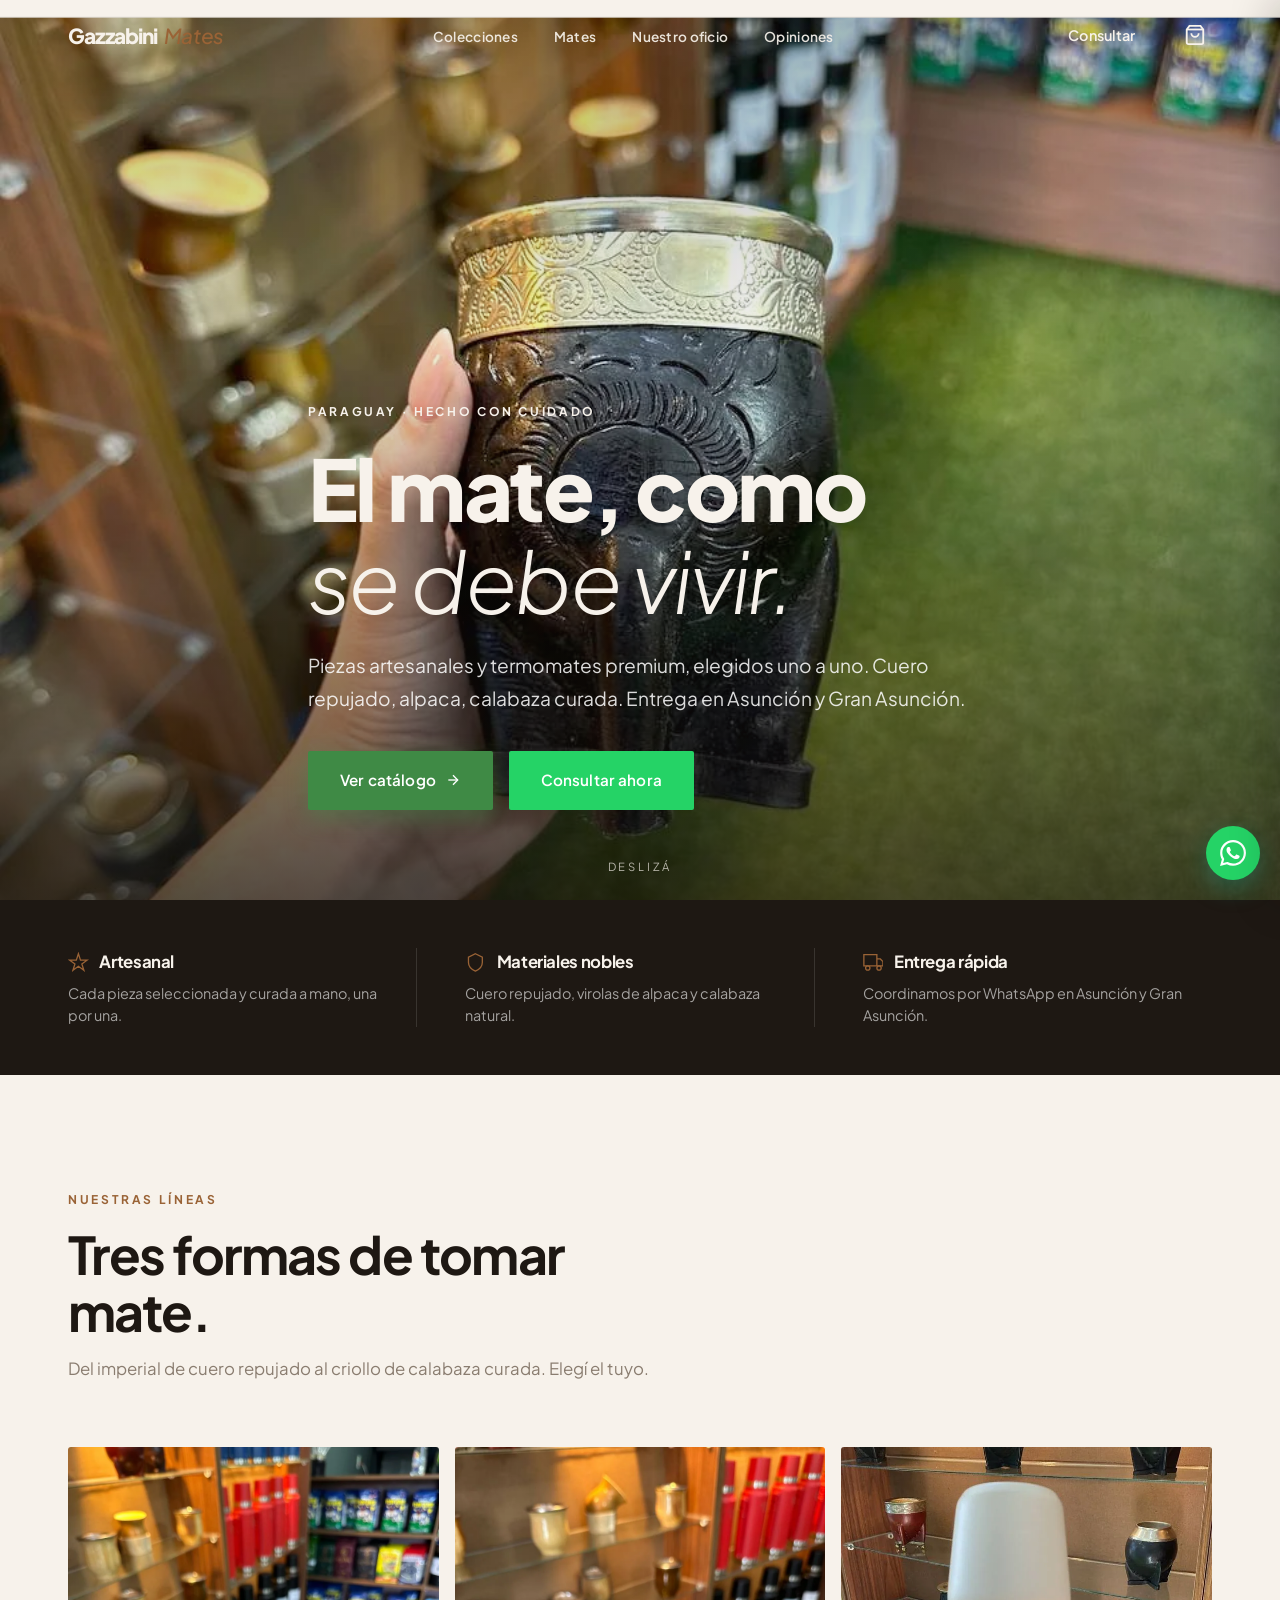
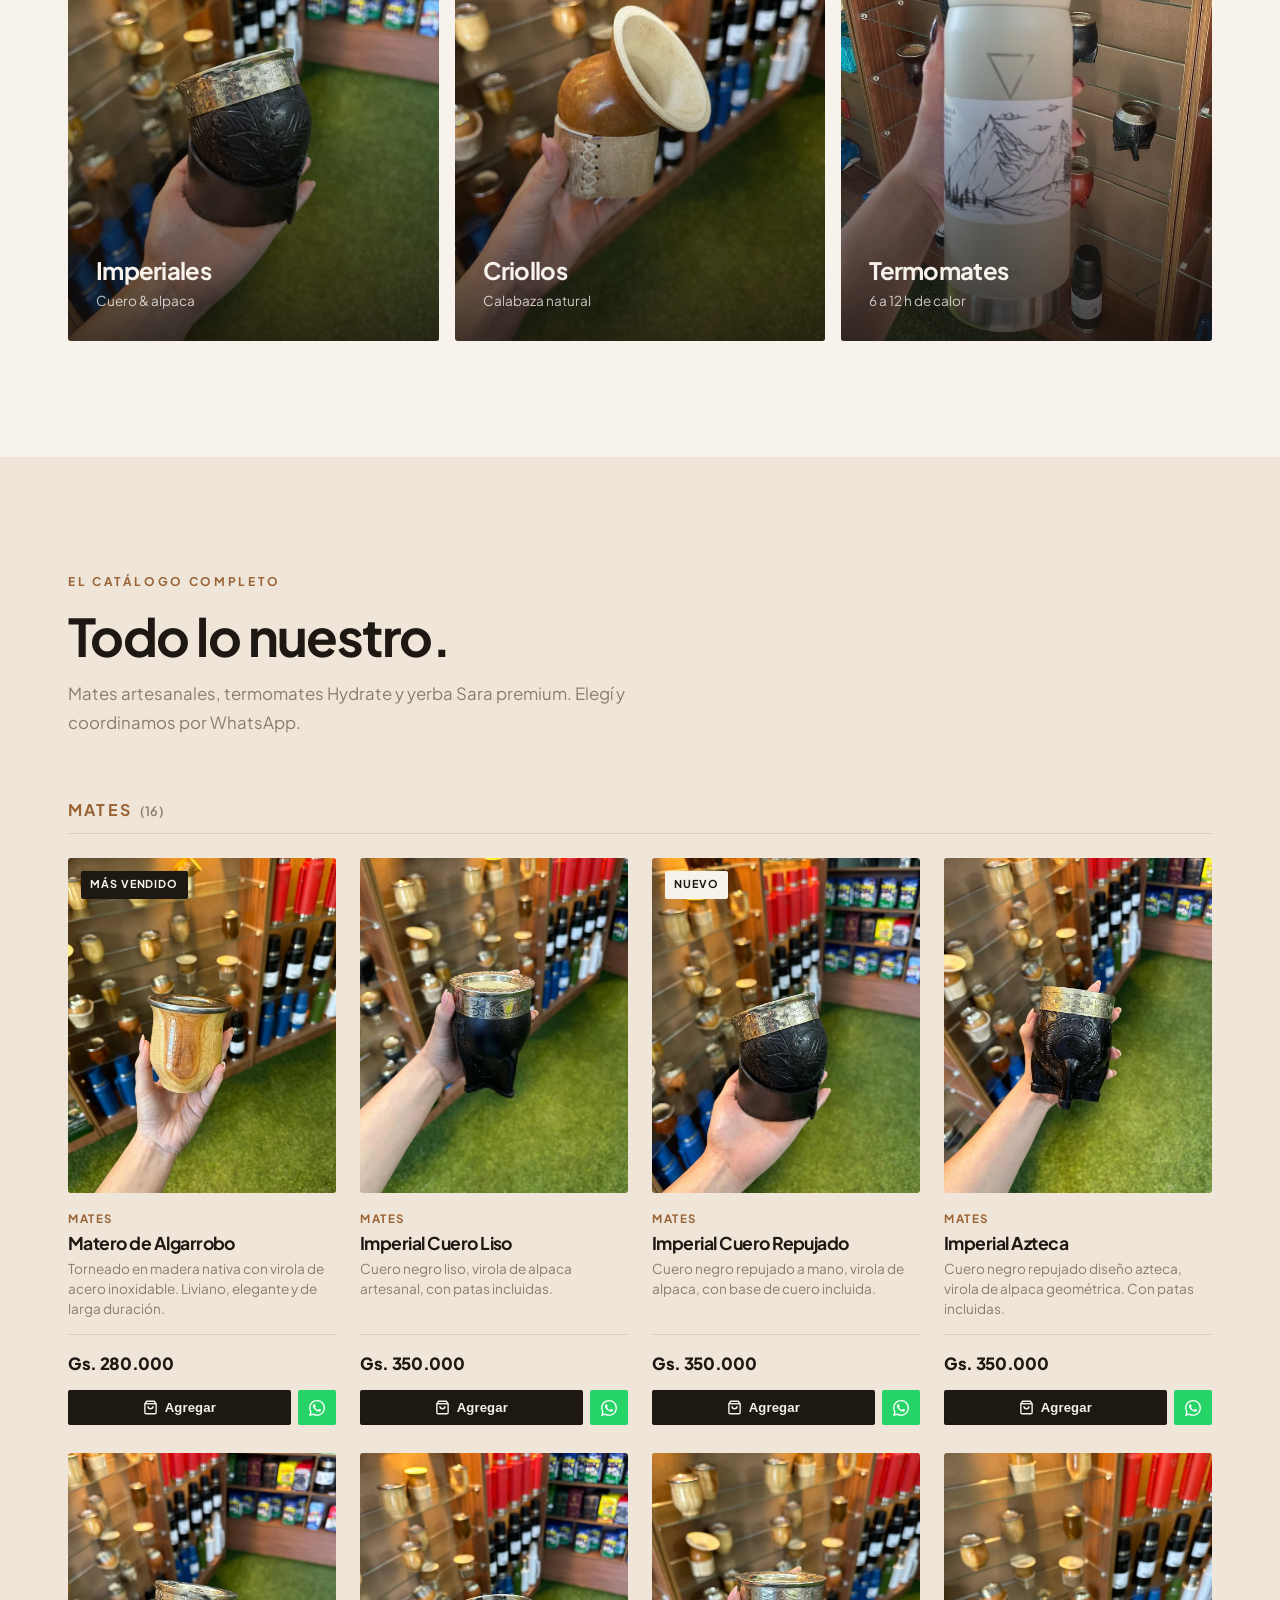
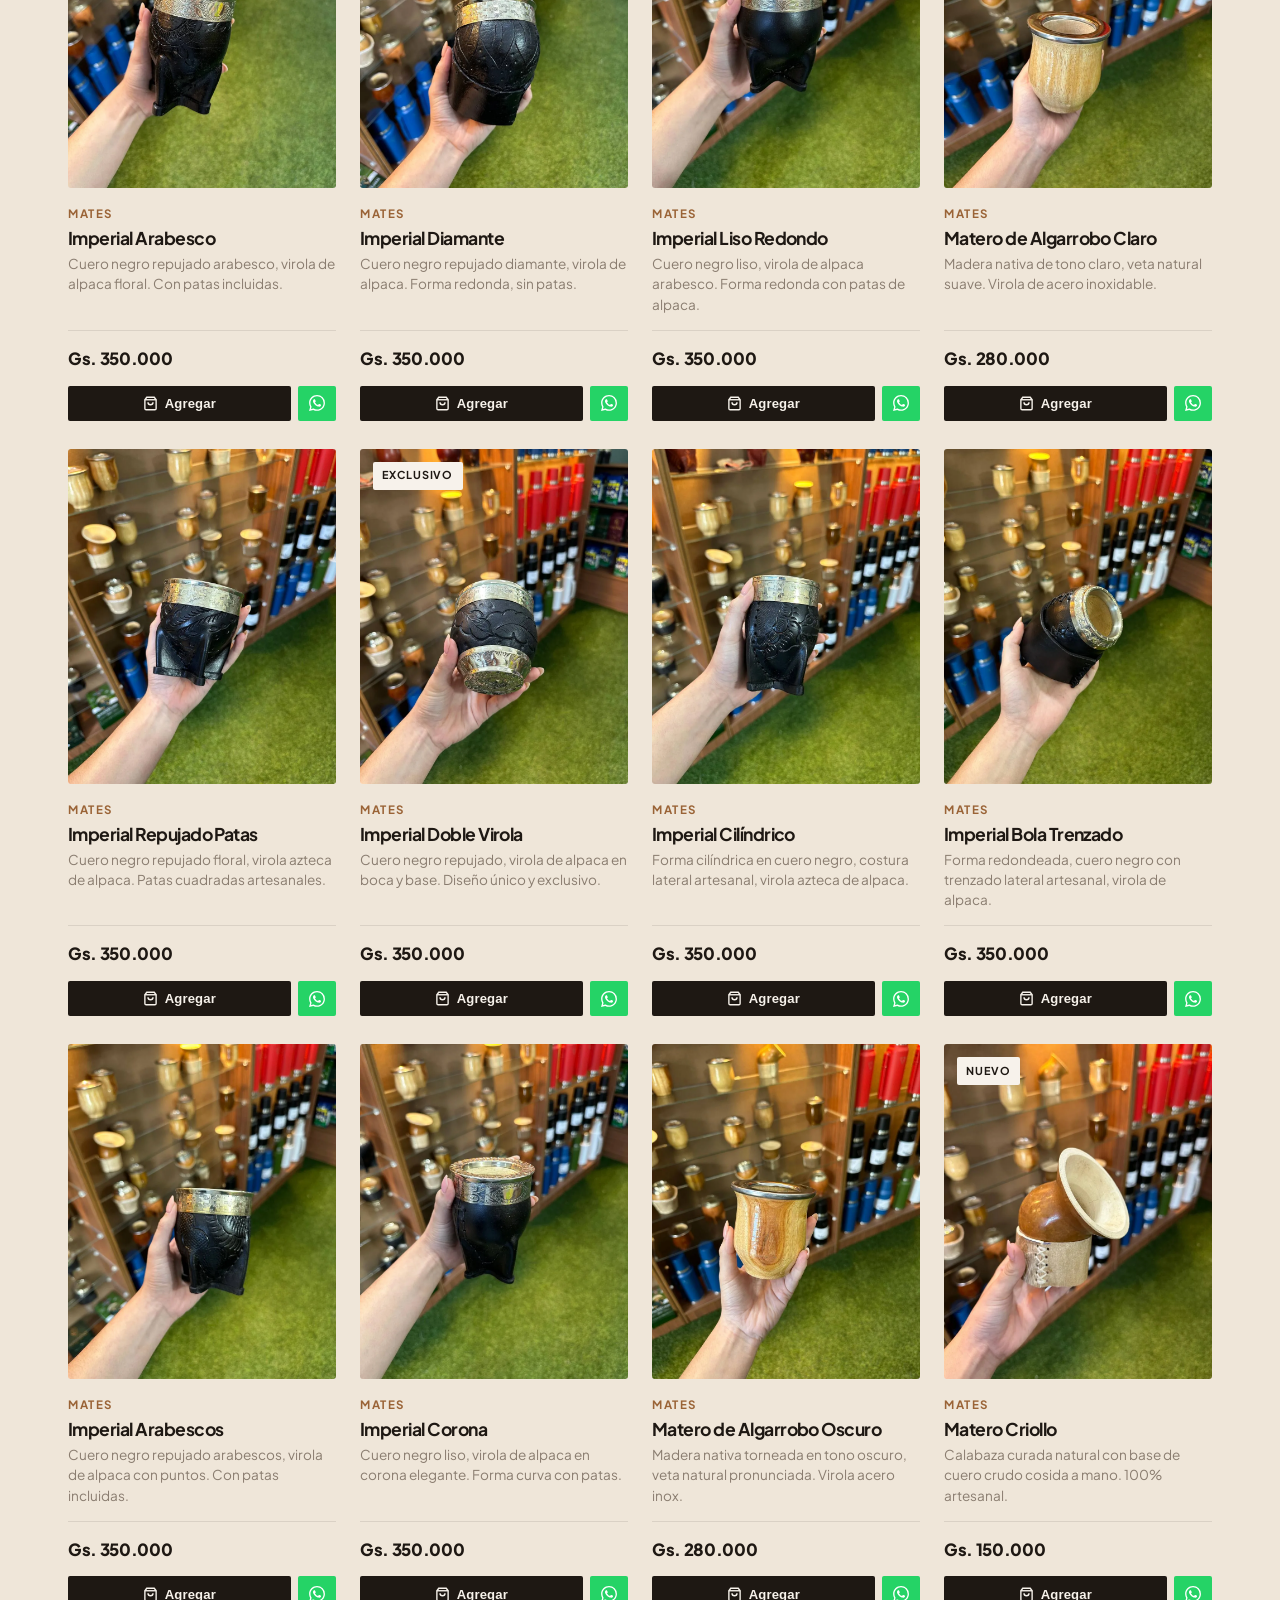
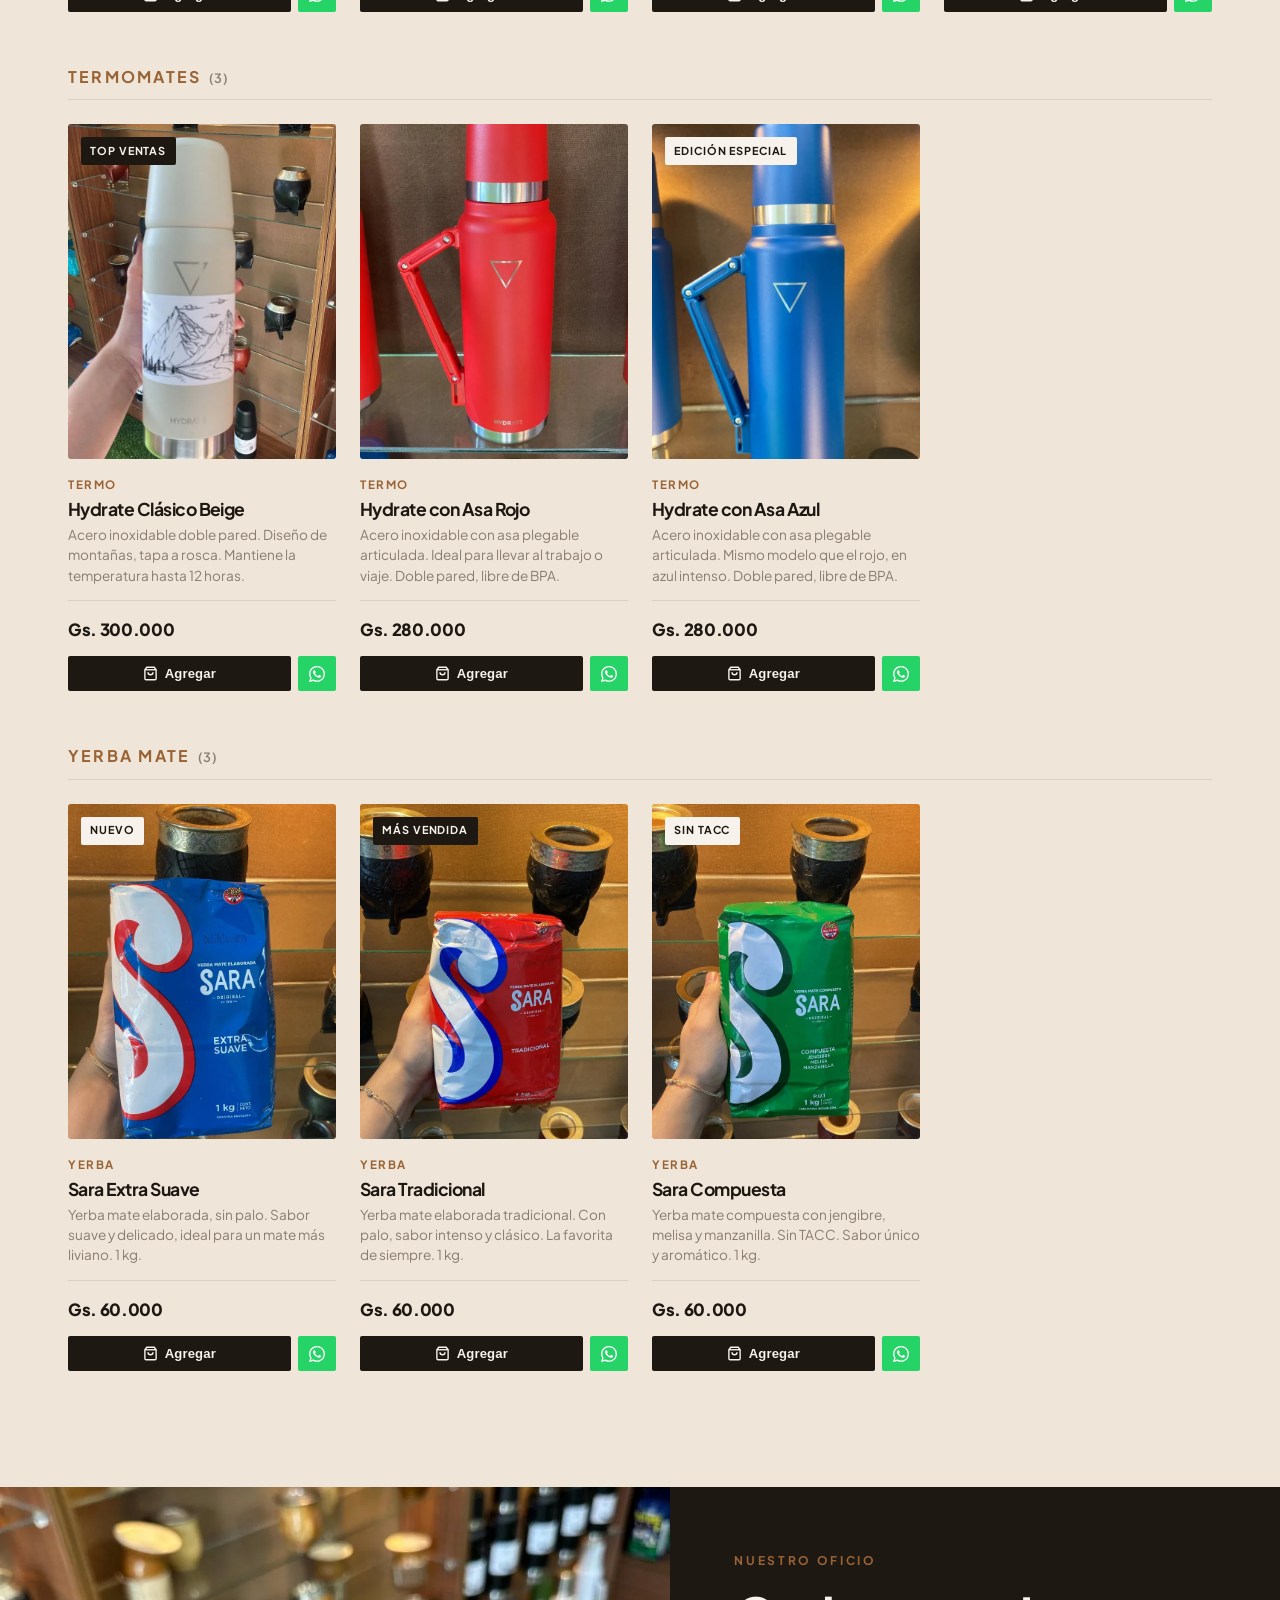
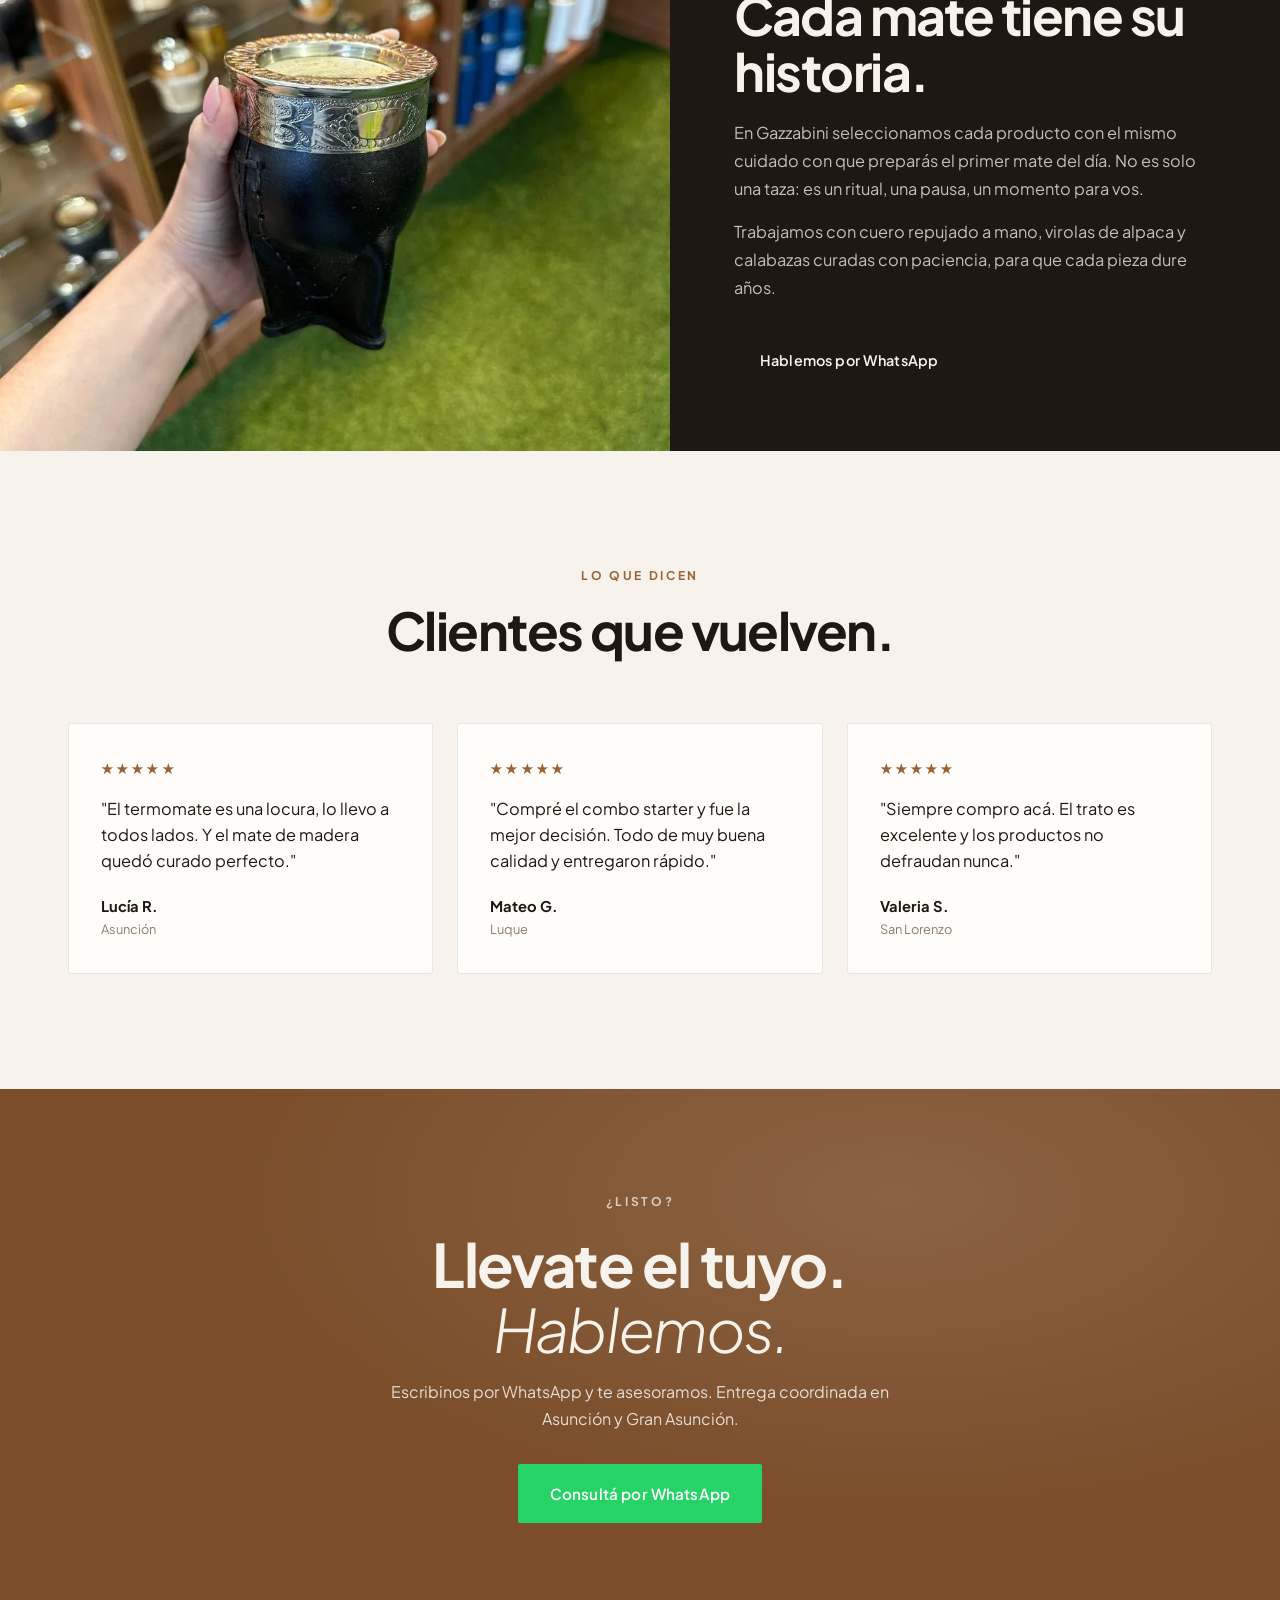
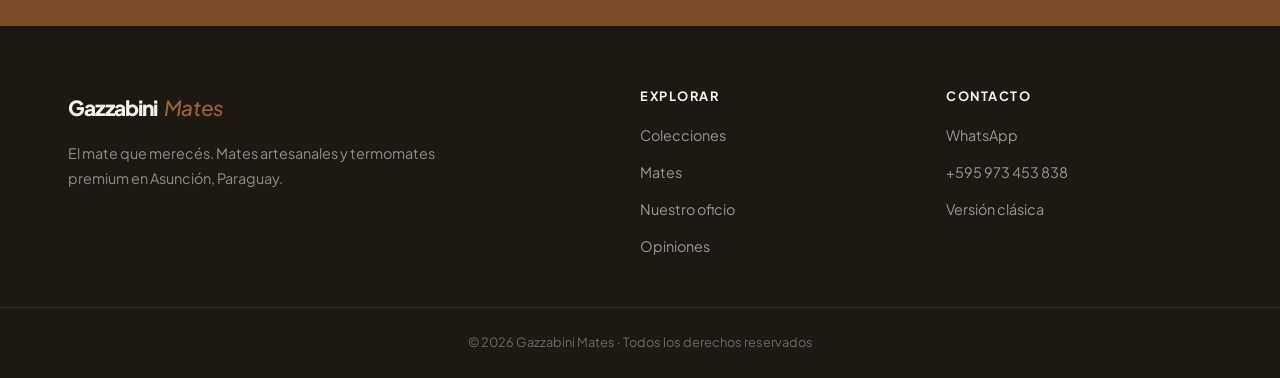
<file: rediseno/index.html>
<!DOCTYPE html>
<html lang="es">
<head>
  <meta charset="UTF-8" />
  <meta name="viewport" content="width=device-width, initial-scale=1.0" />
  <meta name="description" content="Gazzabini Mates — Mates artesanales y termomates premium en Paraguay. Piezas elegidas una a una. Entrega en Asunción. Consultá por WhatsApp." />
  <title>Gazzabini Mates — El mate, como se debe vivir</title>

  <meta property="og:type" content="website" />
  <meta property="og:url" content="https://felipegazabini24.github.io/Gazzabini-mate/rediseno/" />
  <meta property="og:title" content="Gazzabini Mates — El mate, como se debe vivir" />
  <meta property="og:description" content="Mates artesanales y termomates premium en Paraguay. Entrega en Asunción y Gran Asunción." />
  <meta property="og:image" content="https://felipegazabini24.github.io/Gazzabini-mate/assets/img/hero-og.jpg" />
  <meta property="og:image:secure_url" content="https://felipegazabini24.github.io/Gazzabini-mate/assets/img/hero-og.jpg" />
  <meta property="og:image:type" content="image/jpeg" />
  <meta property="og:image:width" content="1200" />
  <meta property="og:image:height" content="630" />
  <meta property="og:image:alt" content="Mate artesanal Gazzabini Mates" />
  <meta property="og:site_name" content="Gazzabini Mates" />
  <meta property="og:locale" content="es_PY" />
  <meta name="twitter:card" content="summary_large_image" />
  <meta name="twitter:title" content="Gazzabini Mates — El mate, como se debe vivir" />
  <meta name="twitter:description" content="Mates artesanales y termomates premium en Paraguay. Entrega en Asunción y Gran Asunción." />
  <meta name="twitter:image" content="https://felipegazabini24.github.io/Gazzabini-mate/assets/img/hero-og.jpg" />

  <link rel="preconnect" href="https://fonts.googleapis.com" />
  <link rel="preconnect" href="https://fonts.gstatic.com" crossorigin />
  <link rel="stylesheet" href="https://fonts.googleapis.com/css2?family=Plus+Jakarta+Sans:ital,wght@0,300;0,400;0,500;0,600;0,700;0,800;1,300;1,400&display=swap" />

  <link rel="preload" as="image" href="../assets/img/hero.webp" fetchpriority="high" />
  <link rel="stylesheet" href="styles.css?v=3" />
  <link rel="icon" href="data:image/svg+xml,<svg xmlns='http://www.w3.org/2000/svg' viewBox='0 0 100 100'><rect width='100' height='100' rx='20' fill='%231e1813'/><path d='M22 50 Q22 22 50 22 Q78 22 78 50 L72 82 Q72 90 50 90 Q28 90 28 82 Q22 72 22 50 Z' fill='%239a6336'/><line x1='54' y1='12' x2='60' y2='84' stroke='%23f7f2eb' stroke-width='6' stroke-linecap='round'/></svg>" />

  <!-- Meta Pixel Code -->
  <script>
    !function(f,b,e,v,n,t,s)
    {if(f.fbq)return;n=f.fbq=function(){n.callMethod?
    n.callMethod.apply(n,arguments):n.queue.push(arguments)};
    if(!f._fbq)f._fbq=n;n.push=n;n.loaded=!0;n.version='2.0';
    n.queue=[];t=b.createElement(e);t.async=!0;
    t.src=v;s=b.getElementsByTagName(e)[0];
    s.parentNode.insertBefore(t,s)}(window, document,'script',
    'https://connect.facebook.net/en_US/fbevents.js');
    fbq('init', '2923739371300750');
    fbq('track', 'PageView');
  </script>
  <noscript><img height="1" width="1" style="display:none"
    src="https://www.facebook.com/tr?id=2923739371300750&ev=PageView&noscript=1" /></noscript>
  <!-- End Meta Pixel Code -->
</head>
<body id="top">

  <!-- NAV -->
  <nav class="nav" id="nav">
    <div class="wrap nav-inner">
      <a class="brand" href="#top">Gazzabini <span class="brand-mates">Mates</span></a>
      <ul class="nav-links">
        <li><a href="#colecciones">Colecciones</a></li>
        <li><a href="#productos">Mates</a></li>
        <li><a href="#oficio">Nuestro oficio</a></li>
        <li><a href="#opiniones">Opiniones</a></li>
      </ul>
      <div class="nav-right">
        <a class="btn btn-ghost--light nav-cta" href="https://wa.me/595973453838?text=Hola%21+Vi+la+web+de+Gazzabini+Mates+y+me+interesa+%F0%9F%A7%89" target="_blank" rel="noopener">Consultar</a>
        <button class="nav-cart" id="nav-cart" aria-label="Ver carrito (0 items)">
          <svg width="22" height="22" viewBox="0 0 24 24" fill="none" stroke="currentColor" stroke-width="2" aria-hidden="true"><path d="M6 2L3 6v14a2 2 0 002 2h14a2 2 0 002-2V6l-3-4z"/><line x1="3" y1="6" x2="21" y2="6"/><path d="M16 10a4 4 0 01-8 0"/></svg>
          <span class="nav-cart-badge" aria-hidden="true"></span>
        </button>
        <button class="burger" id="burger" aria-label="Menú" aria-expanded="false"><span></span><span></span><span></span></button>
      </div>
    </div>
  </nav>
  <div class="mobile-menu" id="mobile-menu">
    <ul>
      <li><a href="#colecciones">Colecciones</a></li>
      <li><a href="#productos">Mates</a></li>
      <li><a href="#oficio">Nuestro oficio</a></li>
      <li><a href="#opiniones">Opiniones</a></li>
    </ul>
    <a class="btn btn-wa" href="https://wa.me/595973453838?text=Hola%21+Vi+la+web+de+Gazzabini+Mates+y+me+interesa+%F0%9F%A7%89" target="_blank" rel="noopener">Consultar por WhatsApp</a>
  </div>

  <!-- HERO -->
  <header class="hero">
    <div class="hero-img"><img src="../assets/img/hero.webp" alt="Mate artesanal Gazzabini" fetchpriority="high" /></div>
    <div class="hero-overlay"></div>
    <div class="wrap hero-inner">
      <p class="eyebrow reveal">Paraguay · Hecho con cuidado</p>
      <h1 class="reveal">El mate, como<br /><em>se debe vivir.</em></h1>
      <p class="hero-sub reveal">Piezas artesanales y termomates premium, elegidos uno a uno. Cuero repujado, alpaca, calabaza curada. Entrega en Asunción y Gran Asunción.</p>
      <div class="hero-actions reveal">
        <a class="btn btn-green btn-lg" href="#productos">Ver catálogo <svg class="arrow" width="16" height="16" viewBox="0 0 24 24" fill="none" stroke="currentColor" stroke-width="2"><line x1="5" y1="12" x2="19" y2="12"/><polyline points="12 5 19 12 12 19"/></svg></a>
        <a class="btn btn-wa btn-lg" href="https://wa.me/595973453838?text=Hola%21+Vi+la+web+de+Gazzabini+Mates+y+me+interesa+%F0%9F%A7%89" target="_blank" rel="noopener">Consultar ahora</a>
      </div>
    </div>
    <span class="hero-scroll">Deslizá</span>
  </header>

  <!-- PILLS -->
  <section class="pills">
    <div class="wrap pills-grid">
      <div class="pill reveal">
        <span class="pill-k"><svg viewBox="0 0 24 24" fill="none" stroke="currentColor" stroke-width="1.5"><path d="M12 2l2.4 7.4H22l-6 4.5 2.3 7.1-6.3-4.6L5.7 21l2.3-7.1-6-4.5h7.6z"/></svg> Artesanal</span>
        <p>Cada pieza seleccionada y curada a mano, una por una.</p>
      </div>
      <div class="pill reveal">
        <span class="pill-k"><svg viewBox="0 0 24 24" fill="none" stroke="currentColor" stroke-width="1.5"><path d="M12 2l8 4v6c0 5-3.5 8-8 10-4.5-2-8-5-8-10V6z"/></svg> Materiales nobles</span>
        <p>Cuero repujado, virolas de alpaca y calabaza natural.</p>
      </div>
      <div class="pill reveal">
        <span class="pill-k"><svg viewBox="0 0 24 24" fill="none" stroke="currentColor" stroke-width="1.5"><path d="M1 3h15v13H1z"/><path d="M16 8h4l3 3v5h-7"/><circle cx="5.5" cy="18.5" r="2.5"/><circle cx="18.5" cy="18.5" r="2.5"/></svg> Entrega rápida</span>
        <p>Coordinamos por WhatsApp en Asunción y Gran Asunción.</p>
      </div>
    </div>
  </section>

  <!-- COLECCIONES -->
  <section class="section" id="colecciones">
    <div class="wrap">
      <div class="section-head reveal">
        <span class="eyebrow">Nuestras líneas</span>
        <h2>Tres formas de tomar mate.</h2>
        <p class="muted">Del imperial de cuero repujado al criollo de calabaza curada. Elegí el tuyo.</p>
      </div>
      <div class="collections">
        <a class="collection reveal" href="#productos">
          <img src="../assets/img/mate-3.webp" alt="Mates Imperiales" loading="lazy" />
          <div class="collection-label"><h3>Imperiales</h3><span>Cuero &amp; alpaca</span></div>
        </a>
        <a class="collection reveal" href="#productos">
          <img src="../assets/img/photo_27_2026-05-29_23-48-17.webp" alt="Mates Criollos" loading="lazy" />
          <div class="collection-label"><h3>Criollos</h3><span>Calabaza natural</span></div>
        </a>
        <a class="collection reveal" href="https://wa.me/595973453838?text=Hola%21+Me+interesan+los+termomates+de+Gazzabini+%F0%9F%A7%89" target="_blank" rel="noopener">
          <img src="../assets/img/termo-1.webp" alt="Termomates" loading="lazy" />
          <div class="collection-label"><h3>Termomates</h3><span>6 a 12 h de calor</span></div>
        </a>
      </div>
    </div>
  </section>

  <!-- PRODUCTOS -->
  <section class="section products-section" id="productos">
    <div class="wrap">

      <div class="section-head reveal">
        <span class="eyebrow">El catálogo completo</span>
        <h2>Todo lo nuestro.</h2>
        <p class="muted">Mates artesanales, termomates Hydrate y yerba Sara premium. Elegí y coordinamos por WhatsApp.</p>
      </div>
      <h3 class="group-title reveal">Mates <span>(16)</span></h3>
      <div class="products">
        <article class="product reveal">
          <div class="product-media">
            <span class="product-tag product-tag--ink">Más vendido</span>
            <img src="../assets/img/mate-1.webp" alt="Matero de Algarrobo" loading="lazy" />
          </div>
          <span class="product-cat">Mates</span>
          <h3>Matero de Algarrobo</h3>
          <p class="desc">Torneado en madera nativa con virola de acero inoxidable. Liviano, elegante y de larga duración.</p>
          <div class="product-foot">
            <span class="price">Gs. 280.000</span>
            <a class="product-link" href="https://wa.me/595973453838?text=%C2%A1Hola%20Gazzabini%20Mates!%20%F0%9F%A7%89%20Me%20encant%C3%B3%20el%20Matero%20de%20Algarrobo.%20%C2%BFEst%C3%A1%20disponible%3F%20Quiero%20coordinar%20mi%20pedido%20%F0%9F%98%8A" target="_blank" rel="noopener">Ver detalle <svg class="arrow" width="14" height="14" viewBox="0 0 24 24" fill="none" stroke="currentColor" stroke-width="2.2"><line x1="5" y1="12" x2="19" y2="12"/><polyline points="12 5 19 12 12 19"/></svg></a>
          </div>
        </article>
        <article class="product reveal">
          <div class="product-media">
            <img src="../assets/img/mate-2.webp" alt="Imperial Cuero Liso" loading="lazy" />
          </div>
          <span class="product-cat">Mates</span>
          <h3>Imperial Cuero Liso</h3>
          <p class="desc">Cuero negro liso, virola de alpaca artesanal, con patas incluidas.</p>
          <div class="product-foot">
            <span class="price">Gs. 350.000</span>
            <a class="product-link" href="https://wa.me/595973453838?text=%C2%A1Hola%20Gazzabini%20Mates!%20%F0%9F%A7%89%20Me%20encant%C3%B3%20el%20Imperial%20Cuero%20Liso.%20%C2%BFEst%C3%A1%20disponible%3F%20Quiero%20coordinar%20mi%20pedido%20%F0%9F%98%8A" target="_blank" rel="noopener">Ver detalle <svg class="arrow" width="14" height="14" viewBox="0 0 24 24" fill="none" stroke="currentColor" stroke-width="2.2"><line x1="5" y1="12" x2="19" y2="12"/><polyline points="12 5 19 12 12 19"/></svg></a>
          </div>
        </article>
        <article class="product reveal">
          <div class="product-media">
            <span class="product-tag">Nuevo</span>
            <img src="../assets/img/mate-3.webp" alt="Imperial Cuero Repujado" loading="lazy" />
          </div>
          <span class="product-cat">Mates</span>
          <h3>Imperial Cuero Repujado</h3>
          <p class="desc">Cuero negro repujado a mano, virola de alpaca, con base de cuero incluida.</p>
          <div class="product-foot">
            <span class="price">Gs. 350.000</span>
            <a class="product-link" href="https://wa.me/595973453838?text=%C2%A1Hola%20Gazzabini%20Mates!%20%F0%9F%A7%89%20Me%20encant%C3%B3%20el%20Imperial%20Cuero%20Repujado.%20%C2%BFEst%C3%A1%20disponible%3F%20Quiero%20coordinar%20mi%20pedido%20%F0%9F%98%8A" target="_blank" rel="noopener">Ver detalle <svg class="arrow" width="14" height="14" viewBox="0 0 24 24" fill="none" stroke="currentColor" stroke-width="2.2"><line x1="5" y1="12" x2="19" y2="12"/><polyline points="12 5 19 12 12 19"/></svg></a>
          </div>
        </article>
        <article class="product reveal">
          <div class="product-media">
            <img src="../assets/img/photo_1_2026-05-29_23-48-17.webp" alt="Imperial Azteca" loading="lazy" />
          </div>
          <span class="product-cat">Mates</span>
          <h3>Imperial Azteca</h3>
          <p class="desc">Cuero negro repujado diseño azteca, virola de alpaca geométrica. Con patas incluidas.</p>
          <div class="product-foot">
            <span class="price">Gs. 350.000</span>
            <a class="product-link" href="https://wa.me/595973453838?text=%C2%A1Hola%20Gazzabini%20Mates!%20%F0%9F%A7%89%20Me%20encant%C3%B3%20el%20Imperial%20Azteca.%20%C2%BFEst%C3%A1%20disponible%3F%20Quiero%20coordinar%20mi%20pedido%20%F0%9F%98%8A" target="_blank" rel="noopener">Ver detalle <svg class="arrow" width="14" height="14" viewBox="0 0 24 24" fill="none" stroke="currentColor" stroke-width="2.2"><line x1="5" y1="12" x2="19" y2="12"/><polyline points="12 5 19 12 12 19"/></svg></a>
          </div>
        </article>
        <article class="product reveal">
          <div class="product-media">
            <img src="../assets/img/photo_6_2026-05-29_23-48-17.webp" alt="Imperial Arabesco" loading="lazy" />
          </div>
          <span class="product-cat">Mates</span>
          <h3>Imperial Arabesco</h3>
          <p class="desc">Cuero negro repujado arabesco, virola de alpaca floral. Con patas incluidas.</p>
          <div class="product-foot">
            <span class="price">Gs. 350.000</span>
            <a class="product-link" href="https://wa.me/595973453838?text=%C2%A1Hola%20Gazzabini%20Mates!%20%F0%9F%A7%89%20Me%20encant%C3%B3%20el%20Imperial%20Arabesco.%20%C2%BFEst%C3%A1%20disponible%3F%20Quiero%20coordinar%20mi%20pedido%20%F0%9F%98%8A" target="_blank" rel="noopener">Ver detalle <svg class="arrow" width="14" height="14" viewBox="0 0 24 24" fill="none" stroke="currentColor" stroke-width="2.2"><line x1="5" y1="12" x2="19" y2="12"/><polyline points="12 5 19 12 12 19"/></svg></a>
          </div>
        </article>
        <article class="product reveal">
          <div class="product-media">
            <img src="../assets/img/photo_9_2026-05-29_23-48-17.webp" alt="Imperial Diamante" loading="lazy" />
          </div>
          <span class="product-cat">Mates</span>
          <h3>Imperial Diamante</h3>
          <p class="desc">Cuero negro repujado diamante, virola de alpaca. Forma redonda, sin patas.</p>
          <div class="product-foot">
            <span class="price">Gs. 350.000</span>
            <a class="product-link" href="https://wa.me/595973453838?text=%C2%A1Hola%20Gazzabini%20Mates!%20%F0%9F%A7%89%20Me%20encant%C3%B3%20el%20Imperial%20Diamante.%20%C2%BFEst%C3%A1%20disponible%3F%20Quiero%20coordinar%20mi%20pedido%20%F0%9F%98%8A" target="_blank" rel="noopener">Ver detalle <svg class="arrow" width="14" height="14" viewBox="0 0 24 24" fill="none" stroke="currentColor" stroke-width="2.2"><line x1="5" y1="12" x2="19" y2="12"/><polyline points="12 5 19 12 12 19"/></svg></a>
          </div>
        </article>
        <article class="product reveal">
          <div class="product-media">
            <img src="../assets/img/photo_15_2026-05-29_23-48-17.webp" alt="Imperial Liso Redondo" loading="lazy" />
          </div>
          <span class="product-cat">Mates</span>
          <h3>Imperial Liso Redondo</h3>
          <p class="desc">Cuero negro liso, virola de alpaca arabesco. Forma redonda con patas de alpaca.</p>
          <div class="product-foot">
            <span class="price">Gs. 350.000</span>
            <a class="product-link" href="https://wa.me/595973453838?text=%C2%A1Hola%20Gazzabini%20Mates!%20%F0%9F%A7%89%20Me%20encant%C3%B3%20el%20Imperial%20Liso%20Redondo.%20%C2%BFEst%C3%A1%20disponible%3F%20Quiero%20coordinar%20mi%20pedido%20%F0%9F%98%8A" target="_blank" rel="noopener">Ver detalle <svg class="arrow" width="14" height="14" viewBox="0 0 24 24" fill="none" stroke="currentColor" stroke-width="2.2"><line x1="5" y1="12" x2="19" y2="12"/><polyline points="12 5 19 12 12 19"/></svg></a>
          </div>
        </article>
        <article class="product reveal">
          <div class="product-media">
            <img src="../assets/img/photo_28_2026-05-29_23-48-17.webp" alt="Matero de Algarrobo Claro" loading="lazy" />
          </div>
          <span class="product-cat">Mates</span>
          <h3>Matero de Algarrobo Claro</h3>
          <p class="desc">Madera nativa de tono claro, veta natural suave. Virola de acero inoxidable.</p>
          <div class="product-foot">
            <span class="price">Gs. 280.000</span>
            <a class="product-link" href="https://wa.me/595973453838?text=%C2%A1Hola%20Gazzabini%20Mates!%20%F0%9F%A7%89%20Me%20encant%C3%B3%20el%20Matero%20de%20Algarrobo%20Claro.%20%C2%BFEst%C3%A1%20disponible%3F%20Quiero%20coordinar%20mi%20pedido%20%F0%9F%98%8A" target="_blank" rel="noopener">Ver detalle <svg class="arrow" width="14" height="14" viewBox="0 0 24 24" fill="none" stroke="currentColor" stroke-width="2.2"><line x1="5" y1="12" x2="19" y2="12"/><polyline points="12 5 19 12 12 19"/></svg></a>
          </div>
        </article>
        <article class="product reveal">
          <div class="product-media">
            <img src="../assets/img/photo_14_2026-05-29_23-48-17.webp" alt="Imperial Repujado Patas" loading="lazy" />
          </div>
          <span class="product-cat">Mates</span>
          <h3>Imperial Repujado Patas</h3>
          <p class="desc">Cuero negro repujado floral, virola azteca de alpaca. Patas cuadradas artesanales.</p>
          <div class="product-foot">
            <span class="price">Gs. 350.000</span>
            <a class="product-link" href="https://wa.me/595973453838?text=%C2%A1Hola%20Gazzabini%20Mates!%20%F0%9F%A7%89%20Me%20encant%C3%B3%20el%20Imperial%20Repujado%20Patas.%20%C2%BFEst%C3%A1%20disponible%3F%20Quiero%20coordinar%20mi%20pedido%20%F0%9F%98%8A" target="_blank" rel="noopener">Ver detalle <svg class="arrow" width="14" height="14" viewBox="0 0 24 24" fill="none" stroke="currentColor" stroke-width="2.2"><line x1="5" y1="12" x2="19" y2="12"/><polyline points="12 5 19 12 12 19"/></svg></a>
          </div>
        </article>
        <article class="product reveal">
          <div class="product-media">
            <span class="product-tag">Exclusivo</span>
            <img src="../assets/img/photo_16_2026-05-29_23-48-17.webp" alt="Imperial Doble Virola" loading="lazy" />
          </div>
          <span class="product-cat">Mates</span>
          <h3>Imperial Doble Virola</h3>
          <p class="desc">Cuero negro repujado, virola de alpaca en boca y base. Diseño único y exclusivo.</p>
          <div class="product-foot">
            <span class="price">Gs. 350.000</span>
            <a class="product-link" href="https://wa.me/595973453838?text=%C2%A1Hola%20Gazzabini%20Mates!%20%F0%9F%A7%89%20Me%20encant%C3%B3%20el%20Imperial%20Doble%20Virola.%20%C2%BFEst%C3%A1%20disponible%3F%20Quiero%20coordinar%20mi%20pedido%20%F0%9F%98%8A" target="_blank" rel="noopener">Ver detalle <svg class="arrow" width="14" height="14" viewBox="0 0 24 24" fill="none" stroke="currentColor" stroke-width="2.2"><line x1="5" y1="12" x2="19" y2="12"/><polyline points="12 5 19 12 12 19"/></svg></a>
          </div>
        </article>
        <article class="product reveal">
          <div class="product-media">
            <img src="../assets/img/photo_17_2026-05-29_23-48-17.webp" alt="Imperial Cilíndrico" loading="lazy" />
          </div>
          <span class="product-cat">Mates</span>
          <h3>Imperial Cilíndrico</h3>
          <p class="desc">Forma cilíndrica en cuero negro, costura lateral artesanal, virola azteca de alpaca.</p>
          <div class="product-foot">
            <span class="price">Gs. 350.000</span>
            <a class="product-link" href="https://wa.me/595973453838?text=%C2%A1Hola%20Gazzabini%20Mates!%20%F0%9F%A7%89%20Me%20encant%C3%B3%20el%20Imperial%20Cil%C3%ADndrico.%20%C2%BFEst%C3%A1%20disponible%3F%20Quiero%20coordinar%20mi%20pedido%20%F0%9F%98%8A" target="_blank" rel="noopener">Ver detalle <svg class="arrow" width="14" height="14" viewBox="0 0 24 24" fill="none" stroke="currentColor" stroke-width="2.2"><line x1="5" y1="12" x2="19" y2="12"/><polyline points="12 5 19 12 12 19"/></svg></a>
          </div>
        </article>
        <article class="product reveal">
          <div class="product-media">
            <img src="../assets/img/photo_19_2026-05-29_23-48-17.webp" alt="Imperial Bola Trenzado" loading="lazy" />
          </div>
          <span class="product-cat">Mates</span>
          <h3>Imperial Bola Trenzado</h3>
          <p class="desc">Forma redondeada, cuero negro con trenzado lateral artesanal, virola de alpaca.</p>
          <div class="product-foot">
            <span class="price">Gs. 350.000</span>
            <a class="product-link" href="https://wa.me/595973453838?text=%C2%A1Hola%20Gazzabini%20Mates!%20%F0%9F%A7%89%20Me%20encant%C3%B3%20el%20Imperial%20Bola%20Trenzado.%20%C2%BFEst%C3%A1%20disponible%3F%20Quiero%20coordinar%20mi%20pedido%20%F0%9F%98%8A" target="_blank" rel="noopener">Ver detalle <svg class="arrow" width="14" height="14" viewBox="0 0 24 24" fill="none" stroke="currentColor" stroke-width="2.2"><line x1="5" y1="12" x2="19" y2="12"/><polyline points="12 5 19 12 12 19"/></svg></a>
          </div>
        </article>
        <article class="product reveal">
          <div class="product-media">
            <img src="../assets/img/photo_21_2026-05-29_23-48-17.webp" alt="Imperial Arabescos" loading="lazy" />
          </div>
          <span class="product-cat">Mates</span>
          <h3>Imperial Arabescos</h3>
          <p class="desc">Cuero negro repujado arabescos, virola de alpaca con puntos. Con patas incluidas.</p>
          <div class="product-foot">
            <span class="price">Gs. 350.000</span>
            <a class="product-link" href="https://wa.me/595973453838?text=%C2%A1Hola%20Gazzabini%20Mates!%20%F0%9F%A7%89%20Me%20encant%C3%B3%20el%20Imperial%20Arabescos.%20%C2%BFEst%C3%A1%20disponible%3F%20Quiero%20coordinar%20mi%20pedido%20%F0%9F%98%8A" target="_blank" rel="noopener">Ver detalle <svg class="arrow" width="14" height="14" viewBox="0 0 24 24" fill="none" stroke="currentColor" stroke-width="2.2"><line x1="5" y1="12" x2="19" y2="12"/><polyline points="12 5 19 12 12 19"/></svg></a>
          </div>
        </article>
        <article class="product reveal">
          <div class="product-media">
            <img src="../assets/img/photo_23_2026-05-29_23-48-17.webp" alt="Imperial Corona" loading="lazy" />
          </div>
          <span class="product-cat">Mates</span>
          <h3>Imperial Corona</h3>
          <p class="desc">Cuero negro liso, virola de alpaca en corona elegante. Forma curva con patas.</p>
          <div class="product-foot">
            <span class="price">Gs. 350.000</span>
            <a class="product-link" href="https://wa.me/595973453838?text=%C2%A1Hola%20Gazzabini%20Mates!%20%F0%9F%A7%89%20Me%20encant%C3%B3%20el%20Imperial%20Corona.%20%C2%BFEst%C3%A1%20disponible%3F%20Quiero%20coordinar%20mi%20pedido%20%F0%9F%98%8A" target="_blank" rel="noopener">Ver detalle <svg class="arrow" width="14" height="14" viewBox="0 0 24 24" fill="none" stroke="currentColor" stroke-width="2.2"><line x1="5" y1="12" x2="19" y2="12"/><polyline points="12 5 19 12 12 19"/></svg></a>
          </div>
        </article>
        <article class="product reveal">
          <div class="product-media">
            <img src="../assets/img/photo_26_2026-05-29_23-48-17.webp" alt="Matero de Algarrobo Oscuro" loading="lazy" />
          </div>
          <span class="product-cat">Mates</span>
          <h3>Matero de Algarrobo Oscuro</h3>
          <p class="desc">Madera nativa torneada en tono oscuro, veta natural pronunciada. Virola acero inox.</p>
          <div class="product-foot">
            <span class="price">Gs. 280.000</span>
            <a class="product-link" href="https://wa.me/595973453838?text=%C2%A1Hola%20Gazzabini%20Mates!%20%F0%9F%A7%89%20Me%20encant%C3%B3%20el%20Matero%20de%20Algarrobo%20Oscuro.%20%C2%BFEst%C3%A1%20disponible%3F%20Quiero%20coordinar%20mi%20pedido%20%F0%9F%98%8A" target="_blank" rel="noopener">Ver detalle <svg class="arrow" width="14" height="14" viewBox="0 0 24 24" fill="none" stroke="currentColor" stroke-width="2.2"><line x1="5" y1="12" x2="19" y2="12"/><polyline points="12 5 19 12 12 19"/></svg></a>
          </div>
        </article>
        <article class="product reveal">
          <div class="product-media">
            <span class="product-tag">Nuevo</span>
            <img src="../assets/img/photo_27_2026-05-29_23-48-17.webp" alt="Matero Criollo" loading="lazy" />
          </div>
          <span class="product-cat">Mates</span>
          <h3>Matero Criollo</h3>
          <p class="desc">Calabaza curada natural con base de cuero crudo cosida a mano. 100% artesanal.</p>
          <div class="product-foot">
            <span class="price">Gs. 150.000</span>
            <a class="product-link" href="https://wa.me/595973453838?text=%C2%A1Hola%20Gazzabini%20Mates!%20%F0%9F%A7%89%20Me%20encant%C3%B3%20el%20Matero%20Criollo.%20%C2%BFEst%C3%A1%20disponible%3F%20Quiero%20coordinar%20mi%20pedido%20%F0%9F%98%8A" target="_blank" rel="noopener">Ver detalle <svg class="arrow" width="14" height="14" viewBox="0 0 24 24" fill="none" stroke="currentColor" stroke-width="2.2"><line x1="5" y1="12" x2="19" y2="12"/><polyline points="12 5 19 12 12 19"/></svg></a>
          </div>
        </article>
      </div>
      <h3 class="group-title reveal">Termomates <span>(3)</span></h3>
      <div class="products">
        <article class="product reveal">
          <div class="product-media">
            <span class="product-tag product-tag--ink">Top ventas</span>
            <img src="../assets/img/termo-1.webp" alt="Hydrate Clásico Beige" loading="lazy" />
          </div>
          <span class="product-cat">Termo</span>
          <h3>Hydrate Clásico Beige</h3>
          <p class="desc">Acero inoxidable doble pared. Diseño de montañas, tapa a rosca. Mantiene la temperatura hasta 12 horas.</p>
          <div class="product-foot">
            <span class="price">Gs. 300.000</span>
            <a class="product-link" href="https://wa.me/595973453838?text=%C2%A1Hola%20Gazzabini%20Mates!%20%F0%9F%A7%89%20Me%20encant%C3%B3%20el%20Hydrate%20Cl%C3%A1sico%20Beige.%20%C2%BFEst%C3%A1%20disponible%3F%20Quiero%20coordinar%20mi%20pedido%20%F0%9F%98%8A" target="_blank" rel="noopener">Ver detalle <svg class="arrow" width="14" height="14" viewBox="0 0 24 24" fill="none" stroke="currentColor" stroke-width="2.2"><line x1="5" y1="12" x2="19" y2="12"/><polyline points="12 5 19 12 12 19"/></svg></a>
          </div>
        </article>
        <article class="product reveal">
          <div class="product-media">
            <img src="../assets/img/termo-2.webp" alt="Hydrate con Asa Rojo" loading="lazy" />
          </div>
          <span class="product-cat">Termo</span>
          <h3>Hydrate con Asa Rojo</h3>
          <p class="desc">Acero inoxidable con asa plegable articulada. Ideal para llevar al trabajo o viaje. Doble pared, libre de BPA.</p>
          <div class="product-foot">
            <span class="price">Gs. 280.000</span>
            <a class="product-link" href="https://wa.me/595973453838?text=%C2%A1Hola%20Gazzabini%20Mates!%20%F0%9F%A7%89%20Me%20encant%C3%B3%20el%20Hydrate%20con%20Asa%20Rojo.%20%C2%BFEst%C3%A1%20disponible%3F%20Quiero%20coordinar%20mi%20pedido%20%F0%9F%98%8A" target="_blank" rel="noopener">Ver detalle <svg class="arrow" width="14" height="14" viewBox="0 0 24 24" fill="none" stroke="currentColor" stroke-width="2.2"><line x1="5" y1="12" x2="19" y2="12"/><polyline points="12 5 19 12 12 19"/></svg></a>
          </div>
        </article>
        <article class="product reveal">
          <div class="product-media">
            <span class="product-tag">Edición especial</span>
            <img src="../assets/img/termo-3.webp" alt="Hydrate con Asa Azul" loading="lazy" />
          </div>
          <span class="product-cat">Termo</span>
          <h3>Hydrate con Asa Azul</h3>
          <p class="desc">Acero inoxidable con asa plegable articulada. Mismo modelo que el rojo, en azul intenso. Doble pared, libre de BPA.</p>
          <div class="product-foot">
            <span class="price">Gs. 280.000</span>
            <a class="product-link" href="https://wa.me/595973453838?text=%C2%A1Hola%20Gazzabini%20Mates!%20%F0%9F%A7%89%20Me%20encant%C3%B3%20el%20Hydrate%20con%20Asa%20Azul.%20%C2%BFEst%C3%A1%20disponible%3F%20Quiero%20coordinar%20mi%20pedido%20%F0%9F%98%8A" target="_blank" rel="noopener">Ver detalle <svg class="arrow" width="14" height="14" viewBox="0 0 24 24" fill="none" stroke="currentColor" stroke-width="2.2"><line x1="5" y1="12" x2="19" y2="12"/><polyline points="12 5 19 12 12 19"/></svg></a>
          </div>
        </article>
      </div>
      <h3 class="group-title reveal">Yerba Mate <span>(3)</span></h3>
      <div class="products">
        <article class="product reveal">
          <div class="product-media">
            <span class="product-tag">Nuevo</span>
            <img src="../assets/img/photo_2026-06-02_00-06-28.webp" alt="Sara Extra Suave" loading="lazy" />
          </div>
          <span class="product-cat">Yerba</span>
          <h3>Sara Extra Suave</h3>
          <p class="desc">Yerba mate elaborada, sin palo. Sabor suave y delicado, ideal para un mate más liviano. 1 kg.</p>
          <div class="product-foot">
            <span class="price">Gs. 60.000</span>
            <a class="product-link" href="https://wa.me/595973453838?text=%C2%A1Hola%20Gazzabini%20Mates!%20%F0%9F%A7%89%20Me%20encant%C3%B3%20el%20Sara%20Extra%20Suave.%20%C2%BFEst%C3%A1%20disponible%3F%20Quiero%20coordinar%20mi%20pedido%20%F0%9F%98%8A" target="_blank" rel="noopener">Ver detalle <svg class="arrow" width="14" height="14" viewBox="0 0 24 24" fill="none" stroke="currentColor" stroke-width="2.2"><line x1="5" y1="12" x2="19" y2="12"/><polyline points="12 5 19 12 12 19"/></svg></a>
          </div>
        </article>
        <article class="product reveal">
          <div class="product-media">
            <span class="product-tag product-tag--ink">Más vendida</span>
            <img src="../assets/img/photo_2026-06-02_00-06-38.webp" alt="Sara Tradicional" loading="lazy" />
          </div>
          <span class="product-cat">Yerba</span>
          <h3>Sara Tradicional</h3>
          <p class="desc">Yerba mate elaborada tradicional. Con palo, sabor intenso y clásico. La favorita de siempre. 1 kg.</p>
          <div class="product-foot">
            <span class="price">Gs. 60.000</span>
            <a class="product-link" href="https://wa.me/595973453838?text=%C2%A1Hola%20Gazzabini%20Mates!%20%F0%9F%A7%89%20Me%20encant%C3%B3%20el%20Sara%20Tradicional.%20%C2%BFEst%C3%A1%20disponible%3F%20Quiero%20coordinar%20mi%20pedido%20%F0%9F%98%8A" target="_blank" rel="noopener">Ver detalle <svg class="arrow" width="14" height="14" viewBox="0 0 24 24" fill="none" stroke="currentColor" stroke-width="2.2"><line x1="5" y1="12" x2="19" y2="12"/><polyline points="12 5 19 12 12 19"/></svg></a>
          </div>
        </article>
        <article class="product reveal">
          <div class="product-media">
            <span class="product-tag">Sin TACC</span>
            <img src="../assets/img/photo_2026-06-02_00-06-40.webp" alt="Sara Compuesta" loading="lazy" />
          </div>
          <span class="product-cat">Yerba</span>
          <h3>Sara Compuesta</h3>
          <p class="desc">Yerba mate compuesta con jengibre, melisa y manzanilla. Sin TACC. Sabor único y aromático. 1 kg.</p>
          <div class="product-foot">
            <span class="price">Gs. 60.000</span>
            <a class="product-link" href="https://wa.me/595973453838?text=%C2%A1Hola%20Gazzabini%20Mates!%20%F0%9F%A7%89%20Me%20encant%C3%B3%20el%20Sara%20Compuesta.%20%C2%BFEst%C3%A1%20disponible%3F%20Quiero%20coordinar%20mi%20pedido%20%F0%9F%98%8A" target="_blank" rel="noopener">Ver detalle <svg class="arrow" width="14" height="14" viewBox="0 0 24 24" fill="none" stroke="currentColor" stroke-width="2.2"><line x1="5" y1="12" x2="19" y2="12"/><polyline points="12 5 19 12 12 19"/></svg></a>
          </div>
        </article>
      </div>
    </div>
  </section>

  <!-- OFICIO -->
  <section class="craft" id="oficio">
    <div class="craft-img"><img src="../assets/img/mate-2.webp" alt="Proceso artesanal del mate" loading="lazy" /></div>
    <div class="craft-text reveal">
      <span class="eyebrow">Nuestro oficio</span>
      <h2>Cada mate tiene su historia.</h2>
      <p>En Gazzabini seleccionamos cada producto con el mismo cuidado con que preparás el primer mate del día. No es solo una taza: es un ritual, una pausa, un momento para vos.</p>
      <p>Trabajamos con cuero repujado a mano, virolas de alpaca y calabazas curadas con paciencia, para que cada pieza dure años.</p>
      <a class="btn btn-ghost--light" href="https://wa.me/595973453838?text=Hola%21+Quiero+conocer+m%C3%A1s+sobre+los+mates+de+Gazzabini+%F0%9F%A7%89" target="_blank" rel="noopener">Hablemos por WhatsApp</a>
    </div>
  </section>

  <!-- OPINIONES -->
  <section class="section" id="opiniones">
    <div class="wrap">
      <div class="section-head section-head--center reveal">
        <span class="eyebrow">Lo que dicen</span>
        <h2>Clientes que vuelven.</h2>
      </div>
      <div class="testimonials">
        <figure class="tcard reveal">
          <div class="stars">★★★★★</div>
          <blockquote>"El termomate es una locura, lo llevo a todos lados. Y el mate de madera quedó curado perfecto."</blockquote>
          <cite><b>Lucía R.</b><span>Asunción</span></cite>
        </figure>
        <figure class="tcard reveal">
          <div class="stars">★★★★★</div>
          <blockquote>"Compré el combo starter y fue la mejor decisión. Todo de muy buena calidad y entregaron rápido."</blockquote>
          <cite><b>Mateo G.</b><span>Luque</span></cite>
        </figure>
        <figure class="tcard reveal">
          <div class="stars">★★★★★</div>
          <blockquote>"Siempre compro acá. El trato es excelente y los productos no defraudan nunca."</blockquote>
          <cite><b>Valeria S.</b><span>San Lorenzo</span></cite>
        </figure>
      </div>
    </div>
  </section>

  <!-- CTA -->
  <section class="cta">
    <div class="wrap cta-inner reveal">
      <span class="eyebrow">¿Listo?</span>
      <h2>Llevate el tuyo.<br /><em>Hablemos.</em></h2>
      <p>Escribinos por WhatsApp y te asesoramos. Entrega coordinada en Asunción y Gran Asunción.</p>
      <a class="btn btn-wa btn-lg" href="https://wa.me/595973453838?text=Hola%21+Vi+la+web+de+Gazzabini+Mates+y+quiero+hacer+un+pedido+%F0%9F%A7%89" target="_blank" rel="noopener">Consultá por WhatsApp</a>
    </div>
  </section>

  <!-- FOOTER -->
  <footer class="footer">
    <div class="wrap footer-grid">
      <div class="footer-about">
        <a class="brand" href="#top">Gazzabini <span class="brand-mates">Mates</span></a>
        <p>El mate que merecés. Mates artesanales y termomates premium en Asunción, Paraguay.</p>
      </div>
      <div class="footer-col">
        <h4>Explorar</h4>
        <ul>
          <li><a href="#colecciones">Colecciones</a></li>
          <li><a href="#productos">Mates</a></li>
          <li><a href="#oficio">Nuestro oficio</a></li>
          <li><a href="#opiniones">Opiniones</a></li>
        </ul>
      </div>
      <div class="footer-col">
        <h4>Contacto</h4>
        <ul>
          <li><a href="https://wa.me/595973453838" target="_blank" rel="noopener">WhatsApp</a></li>
          <li><a href="tel:+595973453838">+595 973 453 838</a></li>
          <li><a href="../index.html">Versión clásica</a></li>
        </ul>
      </div>
    </div>
    <div class="footer-bottom"><p>© 2026 Gazzabini Mates · Todos los derechos reservados</p></div>
  </footer>

  <a class="fab" href="https://wa.me/595973453838?text=Hola%21+Vi+la+web+de+Gazzabini+Mates+%F0%9F%A7%89" target="_blank" rel="noopener" aria-label="WhatsApp">
    <svg width="26" height="26" viewBox="0 0 24 24" fill="currentColor"><path d="M17.472 14.382c-.297-.149-1.758-.867-2.03-.967-.273-.099-.471-.148-.67.15-.197.297-.767.966-.94 1.164-.173.199-.347.223-.644.075-.297-.15-1.255-.463-2.39-1.475-.883-.788-1.48-1.761-1.653-2.059-.173-.297-.018-.458.13-.606.134-.133.298-.347.446-.52.149-.174.198-.298.298-.497.099-.198.05-.371-.025-.52-.075-.149-.669-1.612-.916-2.207-.242-.579-.487-.5-.669-.51-.173-.008-.371-.01-.57-.01-.198 0-.52.074-.792.372-.272.297-1.04 1.016-1.04 2.479 0 1.462 1.065 2.875 1.213 3.074.149.198 2.096 3.2 5.077 4.487.709.306 1.262.489 1.694.625.712.227 1.36.195 1.871.118.571-.085 1.758-.719 2.006-1.413.248-.694.248-1.289.173-1.413-.074-.124-.272-.198-.57-.347m-5.421 7.403h-.004a9.87 9.87 0 01-5.031-1.378l-.361-.214-3.741.982.998-3.648-.235-.374a9.86 9.86 0 01-1.51-5.26c.001-5.45 4.436-9.884 9.888-9.884 2.64 0 5.122 1.03 6.988 2.898a9.825 9.825 0 012.893 6.994c-.003 5.45-4.437 9.884-9.885 9.884m8.413-18.297A11.815 11.815 0 0012.05 0C5.495 0 .16 5.335.157 11.892c0 2.096.547 4.142 1.588 5.945L.057 24l6.305-1.654a11.882 11.882 0 005.683 1.448h.005c6.554 0 11.89-5.335 11.893-11.893a11.821 11.821 0 00-3.48-8.413Z"/></svg>
  </a>

  <script src="main.js?v=2" defer></script>
</body>
</html>
</file>
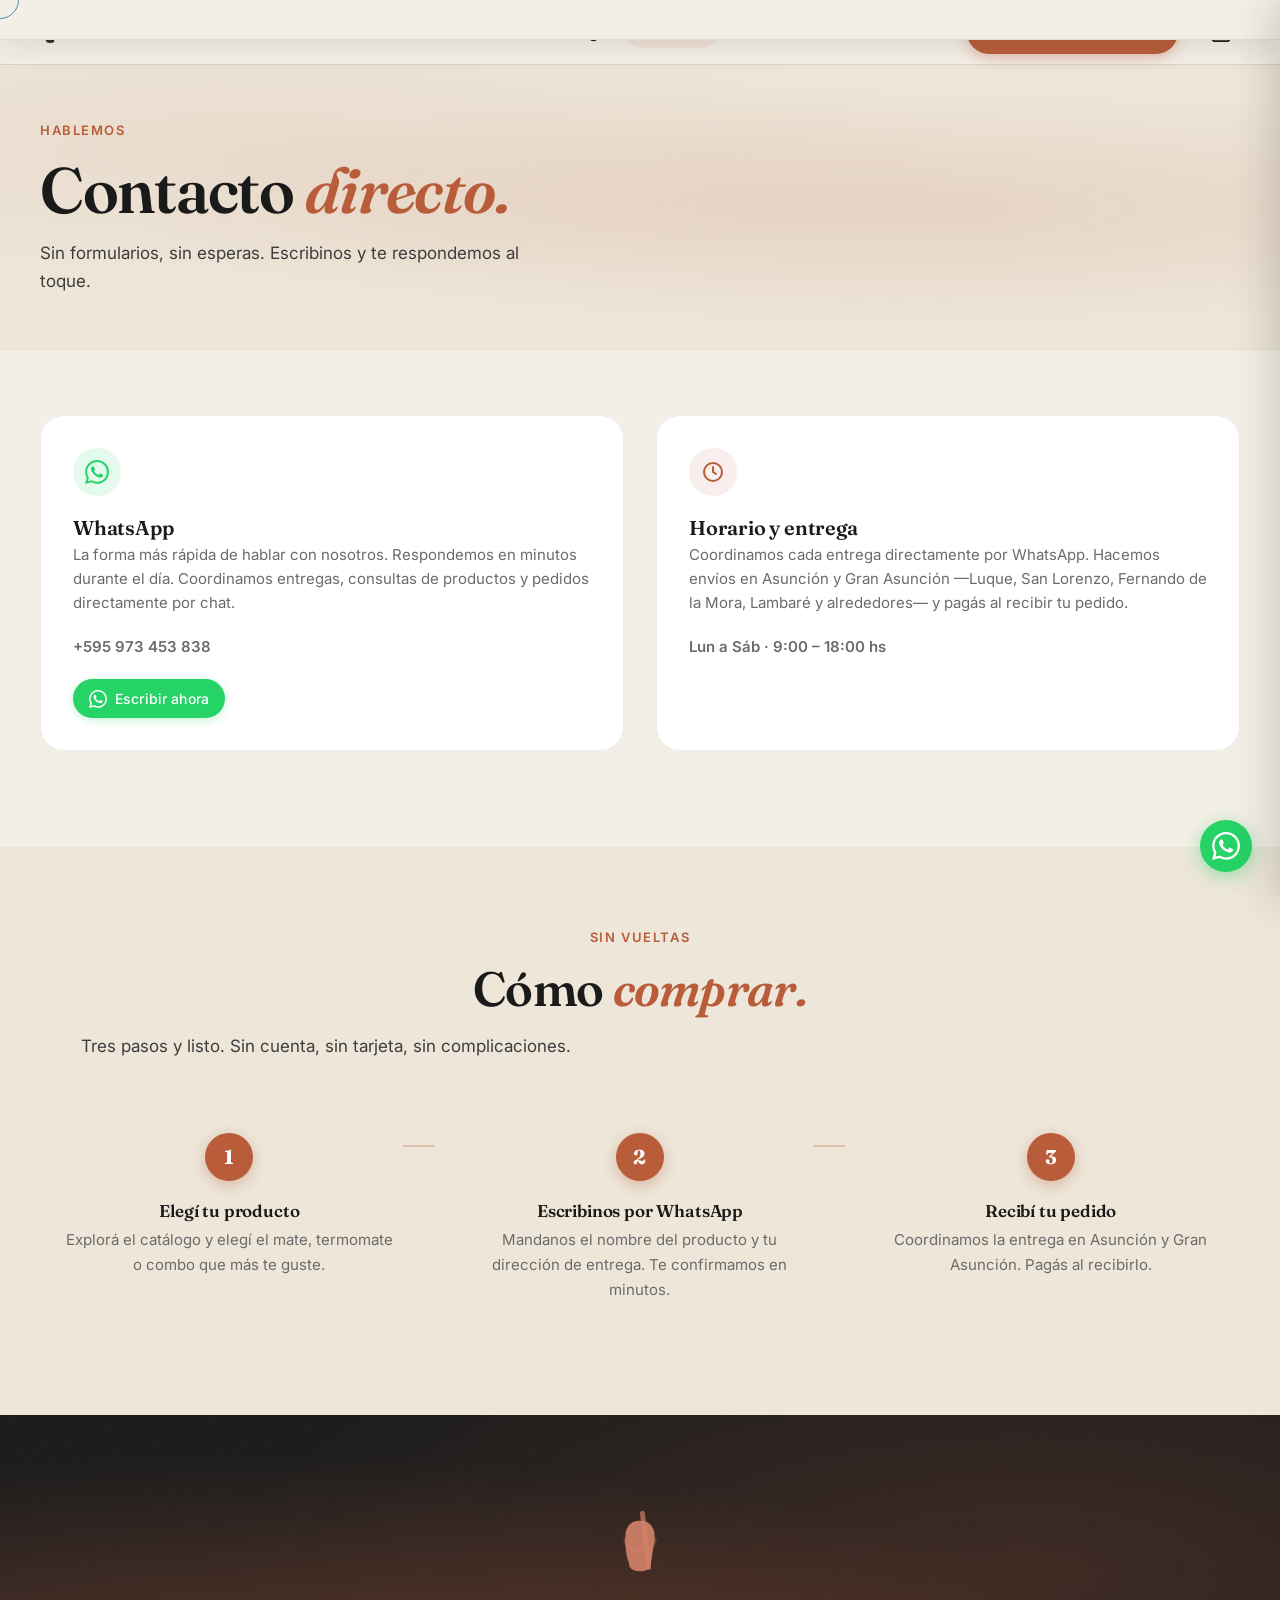
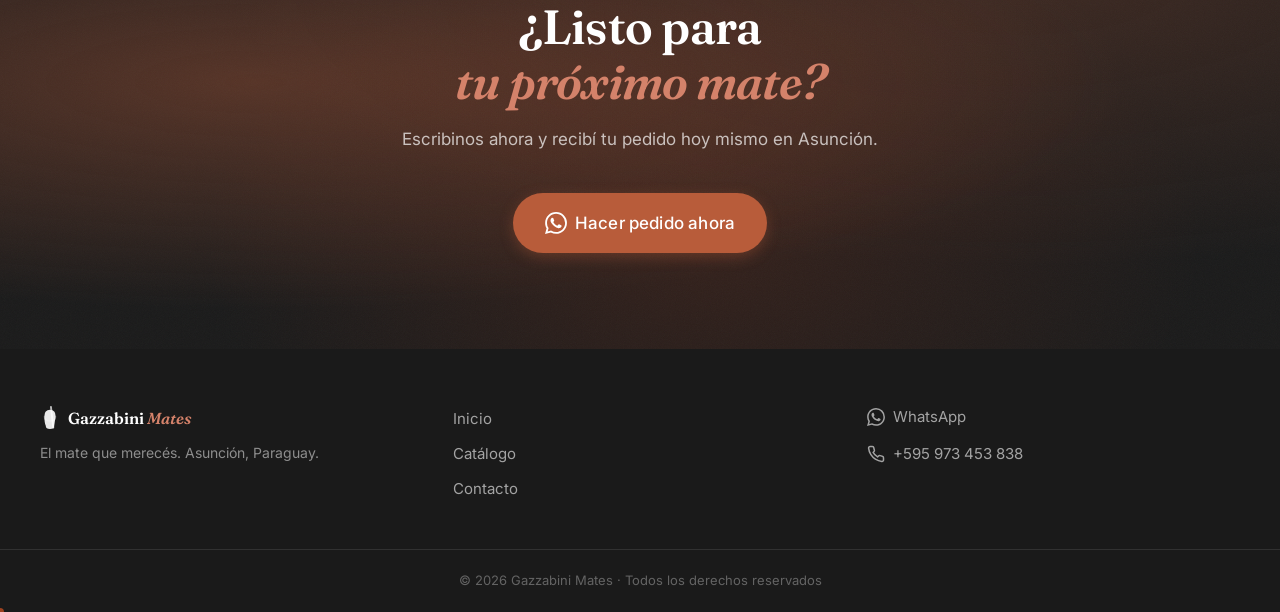
<file: contacto.html>
<!DOCTYPE html>
<html lang="es">
<head>
  <meta charset="UTF-8" />
  <meta name="viewport" content="width=device-width, initial-scale=1.0" />
  <meta name="description" content="Contacto — Gazzabini Mates. Escribinos por WhatsApp o Instagram. Entrega rápida en Asunción y Gran Asunción." />
  <title>Contacto — Gazzabini Mates</title>

  <!-- Open Graph -->
  <meta property="og:type" content="website" />
  <meta property="og:url" content="https://felipegazabini24.github.io/Gazzabini-mate/contacto.html" />
  <meta property="og:title" content="Contacto — Gazzabini Mates" />
  <meta property="og:description" content="Escribinos por WhatsApp o Instagram. Respondemos en minutos. Entrega en Asunción y Gran Asunción." />
  <meta property="og:image" content="https://felipegazabini24.github.io/Gazzabini-mate/assets/img/hero.webp" />
  <meta property="og:locale" content="es_PY" />
  <meta property="og:site_name" content="Gazzabini Mates" />
  <meta name="twitter:card" content="summary_large_image" />
  <meta name="twitter:title" content="Contacto — Gazzabini Mates" />
  <meta name="twitter:image" content="https://felipegazabini24.github.io/Gazzabini-mate/assets/img/hero.webp" />
  <link rel="canonical" href="https://felipegazabini24.github.io/Gazzabini-mate/contacto.html" />

  <link rel="preconnect" href="https://fonts.googleapis.com" />
  <link rel="preconnect" href="https://fonts.gstatic.com" crossorigin />
  <link rel="stylesheet" href="https://fonts.googleapis.com/css2?family=Fraunces:ital,opsz,wght@0,9..144,300..700;1,9..144,300..700&family=Inter:wght@300;400;500;600&display=swap" />

  <link rel="stylesheet" href="styles.css?v=20260605g" />
  <link rel="icon" href="data:image/svg+xml,<svg xmlns='http://www.w3.org/2000/svg' viewBox='0 0 100 100'><rect width='100' height='100' rx='22' fill='%231a1a1a'/><path d='M18 54 Q18 20 50 20 Q82 20 82 54 L76 84 Q76 93 50 93 Q24 93 24 84 Q18 74 18 54 Z' fill='%23b85c3a'/><path d='M18 54 Q18 70 50 70 Q82 70 82 54' fill='none' stroke='%23c97050' stroke-width='4' opacity='.6'/><line x1='55' y1='8' x2='62' y2='86' stroke='%23f4efe6' stroke-width='6' stroke-linecap='round'/></svg>" />

  <script type="application/ld+json">
  {
    "@context": "https://schema.org",
    "@type": "BreadcrumbList",
    "itemListElement": [
      { "@type": "ListItem", "position": 1, "name": "Inicio", "item": "https://felipegazabini24.github.io/Gazzabini-mate/" },
      { "@type": "ListItem", "position": 2, "name": "Contacto", "item": "https://felipegazabini24.github.io/Gazzabini-mate/contacto.html" }
    ]
  }
  </script>

  <!-- Meta Pixel Code -->
  <script>
    !function(f,b,e,v,n,t,s)
    {if(f.fbq)return;n=f.fbq=function(){n.callMethod?
    n.callMethod.apply(n,arguments):n.queue.push(arguments)};
    if(!f._fbq)f._fbq=n;n.push=n;n.loaded=!0;n.version='2.0';
    n.queue=[];t=b.createElement(e);t.async=!0;
    t.src=v;s=b.getElementsByTagName(e)[0];
    s.parentNode.insertBefore(t,s)}(window, document,'script',
    'https://connect.facebook.net/en_US/fbevents.js');
    fbq('init', '2923739371300750');
    fbq('track', 'PageView');
  </script>
  <noscript><img height="1" width="1" style="display:none"
    src="https://www.facebook.com/tr?id=2923739371300750&ev=PageView&noscript=1" /></noscript>
  <!-- End Meta Pixel Code -->
</head>
<body>

  <a class="skip-link" href="#main">Ir al contenido</a>

  <!-- NAV -->
  <nav class="nav is-solid" id="nav" aria-label="Navegación principal">
    <div class="nav-inner container">
      <a class="nav-logo" href="index.html" aria-label="Inicio Gazzabini Mates">
        <svg class="nav-logo-icon" width="18" height="22" viewBox="0 0 20 26" xmlns="http://www.w3.org/2000/svg" aria-hidden="true"><path d="M4 11 Q4 4 10 4 Q16 4 16 11 L14.5 21 Q14.5 24.5 10 24.5 Q5.5 24.5 5.5 21 Q4 18 4 11 Z" fill="currentColor" opacity=".9"/><path d="M4 11 Q4 16 10 16 Q16 16 16 11" fill="none" stroke="currentColor" stroke-width="1.5" opacity=".3"/><line x1="11" y1="1" x2="13.5" y2="23" stroke="currentColor" stroke-width="2" stroke-linecap="round" opacity=".7"/></svg>
        <span class="nav-logo-text">Gazzabini <em>Mates</em></span>
      </a>
      <ul class="nav-links" role="list">
        <li><a href="index.html"    class="nav-link">Inicio</a></li>
        <li><a href="catalogo.html" class="nav-link">Catálogo</a></li>
        <li><a href="contacto.html" class="nav-link is-active">Contacto</a></li>
      </ul>
      <a class="btn btn-primary nav-cta" href="https://wa.me/595973453838?text=Hola%21+Vi+la+web+de+Gazzabini+Mates+y+me+interesa+%F0%9F%A7%89" target="_blank" rel="noopener">
        Comprar por WhatsApp
      </a>
      <button class="nav-cart" id="nav-cart" aria-label="Ver carrito (0 items)">
        <svg width="22" height="22" viewBox="0 0 24 24" fill="none" stroke="currentColor" stroke-width="2" aria-hidden="true"><path d="M6 2L3 6v14a2 2 0 002 2h14a2 2 0 002-2V6l-3-4z"/><line x1="3" y1="6" x2="21" y2="6"/><path d="M16 10a4 4 0 01-8 0"/></svg>
        <span class="nav-cart-badge" aria-hidden="true"></span>
      </button>
      <button class="nav-burger" aria-label="Menú" aria-expanded="false" aria-controls="nav-mobile">
        <span></span><span></span><span></span>
      </button>
    </div>
    <div class="nav-mobile" id="nav-mobile" aria-hidden="true">
      <ul role="list">
        <li><a href="index.html">Inicio</a></li>
        <li><a href="catalogo.html">Catálogo</a></li>
        <li><a href="https://wa.me/595973453838?text=Hola%21+Vi+la+web+de+Gazzabini+Mates" target="_blank" rel="noopener" class="btn btn-primary">Comprar por WhatsApp</a></li>
        <li><a href="contacto.html">Contacto</a></li>
      </ul>
    </div>
  </nav>

  <main id="main">

    <!-- HERO / PAGE HEADER -->
    <section class="page-header" aria-label="Contacto">
      <div class="page-header-mesh"></div>
      <div class="container">
        <p class="section-eyebrow reveal">Hablemos</p>
        <h1 class="page-header-title reveal">Contacto <em>directo.</em></h1>
        <p class="page-header-sub reveal">Sin formularios, sin esperas. Escribinos y te respondemos al toque.</p>
      </div>
    </section>

    <!-- CONTACT CARDS -->
    <section class="contact-section" aria-label="Canales de contacto">
      <div class="container">
        <div class="contact-grid">

          <!-- WhatsApp -->
          <div class="contact-card reveal" data-tilt>
            <div class="contact-card-icon contact-card-icon--wa" aria-hidden="true">
              <svg width="24" height="24" viewBox="0 0 24 24" fill="#25d366"><path d="M17.472 14.382c-.297-.149-1.758-.867-2.03-.967-.273-.099-.471-.148-.67.15-.197.297-.767.966-.94 1.164-.173.199-.347.223-.644.075-.297-.15-1.255-.463-2.39-1.475-.883-.788-1.48-1.761-1.653-2.059-.173-.297-.018-.458.13-.606.134-.133.298-.347.446-.52.149-.174.198-.298.298-.497.099-.198.05-.371-.025-.52-.075-.149-.669-1.612-.916-2.207-.242-.579-.487-.5-.669-.51-.173-.008-.371-.01-.57-.01-.198 0-.52.074-.792.372-.272.297-1.04 1.016-1.04 2.479 0 1.462 1.065 2.875 1.213 3.074.149.198 2.096 3.2 5.077 4.487.709.306 1.262.489 1.694.625.712.227 1.36.195 1.871.118.571-.085 1.758-.719 2.006-1.413.248-.694.248-1.289.173-1.413-.074-.124-.272-.198-.57-.347m-5.421 7.403h-.004a9.87 9.87 0 01-5.031-1.378l-.361-.214-3.741.982.998-3.648-.235-.374a9.86 9.86 0 01-1.51-5.26c.001-5.45 4.436-9.884 9.888-9.884 2.64 0 5.122 1.03 6.988 2.898a9.825 9.825 0 012.893 6.994c-.003 5.45-4.437 9.884-9.885 9.884m8.413-18.297A11.815 11.815 0 0012.05 0C5.495 0 .16 5.335.157 11.892c0 2.096.547 4.142 1.588 5.945L.057 24l6.305-1.654a11.882 11.882 0 005.683 1.448h.005c6.554 0 11.89-5.335 11.893-11.893a11.821 11.821 0 00-3.48-8.413Z"/></svg>
            </div>
            <div>
              <h3>WhatsApp</h3>
              <p>La forma más rápida de hablar con nosotros. Respondemos en minutos durante el día. Coordinamos entregas, consultas de productos y pedidos directamente por chat.</p>
            </div>
            <p class="contact-phone">+595 973 453 838</p>
            <a class="btn btn-whatsapp" href="https://wa.me/595973453838?text=Hola%21+Vi+la+web+de+Gazzabini+Mates+y+quiero+consultar+algo+%F0%9F%A7%89" target="_blank" rel="noopener">
              <svg width="18" height="18" viewBox="0 0 24 24" fill="currentColor" aria-hidden="true"><path d="M17.472 14.382c-.297-.149-1.758-.867-2.03-.967-.273-.099-.471-.148-.67.15-.197.297-.767.966-.94 1.164-.173.199-.347.223-.644.075-.297-.15-1.255-.463-2.39-1.475-.883-.788-1.48-1.761-1.653-2.059-.173-.297-.018-.458.13-.606.134-.133.298-.347.446-.52.149-.174.198-.298.298-.497.099-.198.05-.371-.025-.52-.075-.149-.669-1.612-.916-2.207-.242-.579-.487-.5-.669-.51-.173-.008-.371-.01-.57-.01-.198 0-.52.074-.792.372-.272.297-1.04 1.016-1.04 2.479 0 1.462 1.065 2.875 1.213 3.074.149.198 2.096 3.2 5.077 4.487.709.306 1.262.489 1.694.625.712.227 1.36.195 1.871.118.571-.085 1.758-.719 2.006-1.413.248-.694.248-1.289.173-1.413-.074-.124-.272-.198-.57-.347m-5.421 7.403h-.004a9.87 9.87 0 01-5.031-1.378l-.361-.214-3.741.982.998-3.648-.235-.374a9.86 9.86 0 01-1.51-5.26c.001-5.45 4.436-9.884 9.888-9.884 2.64 0 5.122 1.03 6.988 2.898a9.825 9.825 0 012.893 6.994c-.003 5.45-4.437 9.884-9.885 9.884m8.413-18.297A11.815 11.815 0 0012.05 0C5.495 0 .16 5.335.157 11.892c0 2.096.547 4.142 1.588 5.945L.057 24l6.305-1.654a11.882 11.882 0 005.683 1.448h.005c6.554 0 11.89-5.335 11.893-11.893a11.821 11.821 0 00-3.48-8.413Z"/></svg>
              Escribir ahora
            </a>
          </div>

          <!-- Horario y entrega -->
          <div class="contact-card reveal" data-tilt>
            <div class="contact-card-icon contact-card-icon--ig" aria-hidden="true">
              <svg width="24" height="24" viewBox="0 0 24 24" fill="none" stroke="var(--accent)" stroke-width="2" stroke-linecap="round" stroke-linejoin="round"><circle cx="12" cy="12" r="9"/><path d="M12 7v5l3 2"/></svg>
            </div>
            <div>
              <h3>Horario y entrega</h3>
              <p>Coordinamos cada entrega directamente por WhatsApp. Hacemos envíos en Asunción y Gran Asunción —Luque, San Lorenzo, Fernando de la Mora, Lambaré y alrededores— y pagás al recibir tu pedido.</p>
            </div>
            <p class="contact-phone">Lun a Sáb · 9:00 – 18:00 hs</p>
          </div>

        </div>
      </div>
    </section>

    <!-- CÓMO COMPRAR -->
    <section class="steps-section" aria-label="Cómo comprar">
      <div class="container">
        <p class="section-eyebrow text-center reveal">Sin vueltas</p>
        <h2 class="section-title text-center reveal">Cómo <em>comprar.</em></h2>
        <p class="section-body text-center reveal">Tres pasos y listo. Sin cuenta, sin tarjeta, sin complicaciones.</p>
        <div class="steps-grid">

          <div class="step-card reveal">
            <div class="step-num" aria-hidden="true">1</div>
            <h3>Elegí tu producto</h3>
            <p>Explorá el catálogo y elegí el mate, termomate o combo que más te guste.</p>
          </div>

          <div class="step-card reveal">
            <div class="step-num" aria-hidden="true">2</div>
            <h3>Escribinos por WhatsApp</h3>
            <p>Mandanos el nombre del producto y tu dirección de entrega. Te confirmamos en minutos.</p>
          </div>

          <div class="step-card reveal">
            <div class="step-num" aria-hidden="true">3</div>
            <h3>Recibí tu pedido</h3>
            <p>Coordinamos la entrega en Asunción y Gran Asunción. Pagás al recibirlo.</p>
          </div>

        </div>
      </div>
    </section>

    <!-- CTA FINAL -->
    <section class="section-cta" aria-label="Llamado a la acción">
      <div class="cta-mesh"></div>
      <div class="cta-grain"></div>
      <div class="container cta-inner">
        <span class="cta-glyph" aria-hidden="true"><svg width="52" height="64" viewBox="0 0 20 26" xmlns="http://www.w3.org/2000/svg"><path d="M4 11 Q4 4 10 4 Q16 4 16 11 L14.5 21 Q14.5 24.5 10 24.5 Q5.5 24.5 5.5 21 Q4 18 4 11 Z" fill="currentColor" opacity=".9"/><path d="M4 11 Q4 16 10 16 Q16 16 16 11" fill="none" stroke="currentColor" stroke-width="1.5" opacity=".3"/><line x1="11" y1="1" x2="13.5" y2="23" stroke="currentColor" stroke-width="2" stroke-linecap="round" opacity=".7"/></svg></span>
        <h2 class="cta-title reveal">¿Listo para<br /><em>tu próximo mate?</em></h2>
        <p class="cta-sub reveal">Escribinos ahora y recibí tu pedido hoy mismo en Asunción.</p>
        <a class="btn btn-primary btn-xl reveal" href="https://wa.me/595973453838?text=Hola%21+Quiero+hacer+un+pedido+en+Gazzabini+Mates+%F0%9F%A7%89" target="_blank" rel="noopener">
          <svg width="22" height="22" viewBox="0 0 24 24" fill="currentColor" aria-hidden="true"><path d="M17.472 14.382c-.297-.149-1.758-.867-2.03-.967-.273-.099-.471-.148-.67.15-.197.297-.767.966-.94 1.164-.173.199-.347.223-.644.075-.297-.15-1.255-.463-2.39-1.475-.883-.788-1.48-1.761-1.653-2.059-.173-.297-.018-.458.13-.606.134-.133.298-.347.446-.52.149-.174.198-.298.298-.497.099-.198.05-.371-.025-.52-.075-.149-.669-1.612-.916-2.207-.242-.579-.487-.5-.669-.51-.173-.008-.371-.01-.57-.01-.198 0-.52.074-.792.372-.272.297-1.04 1.016-1.04 2.479 0 1.462 1.065 2.875 1.213 3.074.149.198 2.096 3.2 5.077 4.487.709.306 1.262.489 1.694.625.712.227 1.36.195 1.871.118.571-.085 1.758-.719 2.006-1.413.248-.694.248-1.289.173-1.413-.074-.124-.272-.198-.57-.347m-5.421 7.403h-.004a9.87 9.87 0 01-5.031-1.378l-.361-.214-3.741.982.998-3.648-.235-.374a9.86 9.86 0 01-1.51-5.26c.001-5.45 4.436-9.884 9.888-9.884 2.64 0 5.122 1.03 6.988 2.898a9.825 9.825 0 012.893 6.994c-.003 5.45-4.437 9.884-9.885 9.884m8.413-18.297A11.815 11.815 0 0012.05 0C5.495 0 .16 5.335.157 11.892c0 2.096.547 4.142 1.588 5.945L.057 24l6.305-1.654a11.882 11.882 0 005.683 1.448h.005c6.554 0 11.89-5.335 11.893-11.893a11.821 11.821 0 00-3.48-8.413Z"/></svg>
          Hacer pedido ahora
        </a>
      </div>
    </section>

  </main>

  <!-- FOOTER -->
  <footer class="footer" role="contentinfo">
    <div class="container footer-inner">
      <div class="footer-brand">
        <a class="nav-logo" href="index.html" aria-label="Inicio">
          <svg class="nav-logo-icon" width="18" height="22" viewBox="0 0 20 26" xmlns="http://www.w3.org/2000/svg" aria-hidden="true"><path d="M4 11 Q4 4 10 4 Q16 4 16 11 L14.5 21 Q14.5 24.5 10 24.5 Q5.5 24.5 5.5 21 Q4 18 4 11 Z" fill="currentColor" opacity=".9"/><path d="M4 11 Q4 16 10 16 Q16 16 16 11" fill="none" stroke="currentColor" stroke-width="1.5" opacity=".3"/><line x1="11" y1="1" x2="13.5" y2="23" stroke="currentColor" stroke-width="2" stroke-linecap="round" opacity=".7"/></svg>
          <span>Gazzabini <em>Mates</em></span>
        </a>
        <p>El mate que merecés. Asunción, Paraguay.</p>
      </div>
      <nav class="footer-nav" aria-label="Navegación del pie de página">
        <ul role="list">
          <li><a href="index.html">Inicio</a></li>
          <li><a href="catalogo.html">Catálogo</a></li>
          <li><a href="contacto.html">Contacto</a></li>
        </ul>
      </nav>
      <div class="footer-contact">
        <a href="https://wa.me/595973453838" target="_blank" rel="noopener" class="footer-contact-link">
          <svg width="18" height="18" viewBox="0 0 24 24" fill="currentColor" aria-hidden="true"><path d="M17.472 14.382c-.297-.149-1.758-.867-2.03-.967-.273-.099-.471-.148-.67.15-.197.297-.767.966-.94 1.164-.173.199-.347.223-.644.075-.297-.15-1.255-.463-2.39-1.475-.883-.788-1.48-1.761-1.653-2.059-.173-.297-.018-.458.13-.606.134-.133.298-.347.446-.52.149-.174.198-.298.298-.497.099-.198.05-.371-.025-.52-.075-.149-.669-1.612-.916-2.207-.242-.579-.487-.5-.669-.51-.173-.008-.371-.01-.57-.01-.198 0-.52.074-.792.372-.272.297-1.04 1.016-1.04 2.479 0 1.462 1.065 2.875 1.213 3.074.149.198 2.096 3.2 5.077 4.487.709.306 1.262.489 1.694.625.712.227 1.36.195 1.871.118.571-.085 1.758-.719 2.006-1.413.248-.694.248-1.289.173-1.413-.074-.124-.272-.198-.57-.347m-5.421 7.403h-.004a9.87 9.87 0 01-5.031-1.378l-.361-.214-3.741.982.998-3.648-.235-.374a9.86 9.86 0 01-1.51-5.26c.001-5.45 4.436-9.884 9.888-9.884 2.64 0 5.122 1.03 6.988 2.898a9.825 9.825 0 012.893 6.994c-.003 5.45-4.437 9.884-9.885 9.884m8.413-18.297A11.815 11.815 0 0012.05 0C5.495 0 .16 5.335.157 11.892c0 2.096.547 4.142 1.588 5.945L.057 24l6.305-1.654a11.882 11.882 0 005.683 1.448h.005c6.554 0 11.89-5.335 11.893-11.893a11.821 11.821 0 00-3.48-8.413Z"/></svg>
          WhatsApp
        </a>
        <a href="tel:+595973453838" class="footer-contact-link">
          <svg width="18" height="18" viewBox="0 0 24 24" fill="none" stroke="currentColor" stroke-width="2" stroke-linecap="round" stroke-linejoin="round" aria-hidden="true"><path d="M22 16.92v3a2 2 0 0 1-2.18 2 19.79 19.79 0 0 1-8.63-3.07 19.5 19.5 0 0 1-6-6 19.79 19.79 0 0 1-3.07-8.67A2 2 0 0 1 4.11 2h3a2 2 0 0 1 2 1.72c.13.96.36 1.9.7 2.81a2 2 0 0 1-.45 2.11L8.09 9.91a16 16 0 0 0 6 6l1.27-1.27a2 2 0 0 1 2.11-.45c.91.34 1.85.57 2.81.7A2 2 0 0 1 22 16.92Z"/></svg>
          +595 973 453 838
        </a>
      </div>
    </div>
    <div class="footer-bottom">
      <p>© 2026 Gazzabini Mates · Todos los derechos reservados</p>
    </div>
  </footer>

  <!-- WhatsApp FAB -->
  <a class="fab-whatsapp" href="https://wa.me/595973453838?text=Hola%21+Vi+la+web+de+Gazzabini+Mates+%F0%9F%A7%89" target="_blank" rel="noopener" aria-label="Contactar por WhatsApp">
    <svg width="28" height="28" viewBox="0 0 24 24" fill="currentColor" aria-hidden="true"><path d="M17.472 14.382c-.297-.149-1.758-.867-2.03-.967-.273-.099-.471-.148-.67.15-.197.297-.767.966-.94 1.164-.173.199-.347.223-.644.075-.297-.15-1.255-.463-2.39-1.475-.883-.788-1.48-1.761-1.653-2.059-.173-.297-.018-.458.13-.606.134-.133.298-.347.446-.52.149-.174.198-.298.298-.497.099-.198.05-.371-.025-.52-.075-.149-.669-1.612-.916-2.207-.242-.579-.487-.5-.669-.51-.173-.008-.371-.01-.57-.01-.198 0-.52.074-.792.372-.272.297-1.04 1.016-1.04 2.479 0 1.462 1.065 2.875 1.213 3.074.149.198 2.096 3.2 5.077 4.487.709.306 1.262.489 1.694.625.712.227 1.36.195 1.871.118.571-.085 1.758-.719 2.006-1.413.248-.694.248-1.289.173-1.413-.074-.124-.272-.198-.57-.347m-5.421 7.403h-.004a9.87 9.87 0 01-5.031-1.378l-.361-.214-3.741.982.998-3.648-.235-.374a9.86 9.86 0 01-1.51-5.26c.001-5.45 4.436-9.884 9.888-9.884 2.64 0 5.122 1.03 6.988 2.898a9.825 9.825 0 012.893 6.994c-.003 5.45-4.437 9.884-9.885 9.884m8.413-18.297A11.815 11.815 0 0012.05 0C5.495 0 .16 5.335.157 11.892c0 2.096.547 4.142 1.588 5.945L.057 24l6.305-1.654a11.882 11.882 0 005.683 1.448h.005c6.554 0 11.89-5.335 11.893-11.893a11.821 11.821 0 00-3.48-8.413Z"/></svg>
  </a>

  <!-- Cursor custom -->
  <div class="cursor" id="cursor" aria-hidden="true">
    <div class="cursor-dot"></div>
    <div class="cursor-ring"></div>
  </div>

  <script defer src="main.js?v=20260622a"></script>
</body>
</html>
</file>
<file: home.css>
/* ================================================
   GAZZABINI MATES — Rediseño "Premium Minimal"
   styles.css v1
   Estética: lujo por reducción · sans-serif · cream + cognac
   ================================================ */

*, *::before, *::after { box-sizing: border-box; margin: 0; padding: 0; }

:root {
  --cream:    #f7f2eb;
  --cream-2:  #efe6d9;
  --paper:    #fffdf9;
  --ink:      #1e1813;
  --ink-2:    #574c42;
  --ink-3:    #8a7d70;
  --cognac:   #9a6336;
  --cognac-dk:#7b4d29;
  --line:     rgba(30,24,19,.1);
  --wa:       #25d366;
  --wa-dk:    #128c7e;
  --green:    #3f8a45;
  --green-dk: #2f6a36;

  --font: 'Plus Jakarta Sans', system-ui, -apple-system, sans-serif;
  --nav-h: 4.5rem;
  --ease: cubic-bezier(0.22, 1, 0.36, 1);
  --maxw: 1240px;
}

html { scroll-behavior: smooth; scroll-padding-top: var(--nav-h); -webkit-text-size-adjust: 100%; }
body {
  background: var(--cream);
  color: var(--ink);
  font-family: var(--font);
  font-size: 1rem;
  line-height: 1.7;
  overflow-x: hidden;
  -webkit-font-smoothing: antialiased;
  -moz-osx-font-smoothing: grayscale;
}
h1, h2, h3, h4 { font-weight: 700; line-height: 1.08; letter-spacing: -0.03em; color: var(--ink); }
h1 { font-size: clamp(2.5rem, 6vw + 0.5rem, 5.5rem); font-weight: 800; }
h2 { font-size: clamp(1.9rem, 3.5vw + 0.5rem, 3.25rem); }
h3 { font-size: clamp(1.15rem, 1.2vw + 0.5rem, 1.4rem); }
p  { color: var(--ink-2); }
a  { color: inherit; text-decoration: none; }
img, svg { display: block; max-width: 100%; }
ul { list-style: none; }
::selection { background: var(--cognac); color: var(--cream); }

.wrap { width: 100%; max-width: var(--maxw); margin-inline: auto; padding-inline: clamp(1.25rem, 5vw, 3rem); }
.eyebrow {
  font-size: .75rem; font-weight: 700; letter-spacing: .22em;
  text-transform: uppercase; color: var(--cognac);
}
.muted { color: var(--ink-3); }

/* ── Botones ── */
.btn {
  display: inline-flex; align-items: center; gap: .55rem;
  padding: .9rem 1.6rem; border-radius: 2px;
  font-family: var(--font); font-size: .9rem; font-weight: 600;
  letter-spacing: .01em; cursor: pointer; border: none; white-space: nowrap;
  transition: transform .35s var(--ease), background .3s, color .3s, box-shadow .3s, border-color .3s;
}
.btn svg { transition: transform .35s var(--ease); }
.btn:hover svg.arrow { transform: translateX(4px); }
.btn-solid  { background: var(--ink); color: var(--cream); }
.btn-solid:hover { background: var(--cognac-dk); }
.btn-ghost  { background: transparent; color: var(--ink); border: 1.5px solid var(--ink); }
.btn-ghost:hover { background: var(--ink); color: var(--cream); }
.btn-ghost--light { color: var(--cream); border-color: rgba(255,255,255,.5); }
.btn-ghost--light:hover { background: var(--cream); color: var(--ink); border-color: var(--cream); }
.btn-wa { background: var(--wa); color: #fff; }
.btn-wa:hover { background: var(--wa-dk); }
.btn-green { background: var(--green); color: #fff; border: none; box-shadow: 0 8px 22px rgba(63,138,69,.45); }
.btn-green:hover { background: var(--green-dk); color: #fff; box-shadow: 0 10px 26px rgba(63,138,69,.55); }
.btn-lg { padding: 1.05rem 2rem; font-size: .95rem; }

/* ── Nav ── */
.nav {
  position: fixed; top: 0; left: 0; right: 0; z-index: 100; height: var(--nav-h);
  display: flex; align-items: center;
  transition: background .4s var(--ease), box-shadow .4s, border-color .4s;
  border-bottom: 1px solid transparent;
}
.nav-inner { display: flex; align-items: center; justify-content: space-between; gap: 1.5rem; width: 100%; }
.nav.is-solid {
  background: rgba(247,242,235,.85); backdrop-filter: blur(14px);
  -webkit-backdrop-filter: blur(14px); border-bottom-color: var(--line);
}
.brand { display: flex; align-items: baseline; gap: .4rem; font-weight: 800; font-size: 1.3rem; letter-spacing: -0.04em; color: var(--cream); transition: color .4s; }
.brand-mates { color: var(--cognac); font-weight: 500; font-style: italic; letter-spacing: -0.02em; }
.nav.is-solid .brand { color: var(--ink); }
.nav-links { display: none; gap: 2.25rem; }
.nav-links a {
  font-size: .85rem; font-weight: 600; letter-spacing: .02em; color: var(--cream);
  position: relative; transition: color .3s; opacity: .92;
}
.nav.is-solid .nav-links a { color: var(--ink-2); }
.nav-links a::after {
  content: ""; position: absolute; left: 0; bottom: -6px; height: 1.5px; width: 0;
  background: var(--cognac); transition: width .3s var(--ease);
}
.nav-links a:hover::after { width: 100%; }
.nav-links a:hover { color: var(--cognac); }
.nav-right { display: flex; align-items: center; gap: 1rem; }
.nav-cta { display: none; }
.nav.is-solid .nav-cta.btn-ghost--light { color: var(--ink); border-color: var(--ink); }
.nav.is-solid .nav-cta.btn-ghost--light:hover { background: var(--ink); color: var(--cream); }

.burger { display: inline-flex; flex-direction: column; gap: 5px; background: none; border: none; cursor: pointer; padding: .4rem; }
.burger span { display: block; width: 24px; height: 2px; background: var(--cream); transition: transform .3s var(--ease), opacity .3s, background .4s; }
.nav.is-solid .burger span { background: var(--ink); }
.burger.is-open span:nth-child(1) { transform: translateY(7px) rotate(45deg); }
.burger.is-open span:nth-child(2) { opacity: 0; }
.burger.is-open span:nth-child(3) { transform: translateY(-7px) rotate(-45deg); }

.mobile-menu {
  position: fixed; inset: var(--nav-h) 0 auto 0; z-index: 99;
  background: var(--cream); border-bottom: 1px solid var(--line);
  transform: translateY(-120%); transition: transform .45s var(--ease);
  padding: 1.5rem clamp(1.25rem, 5vw, 3rem) 2rem;
}
.mobile-menu.is-open { transform: translateY(0); }
.mobile-menu ul { display: flex; flex-direction: column; gap: .25rem; }
.mobile-menu a { padding: .85rem 0; font-size: 1.15rem; font-weight: 600; border-bottom: 1px solid var(--line); }
.mobile-menu .btn { margin-top: 1.25rem; width: 100%; justify-content: center; }

/* ── Hero ── */
.hero { position: relative; min-height: 100svh; display: flex; align-items: flex-end; color: var(--cream); }
.hero-img { position: absolute; inset: 0; z-index: -2; overflow: hidden; }
.hero-img img {
  width: 100%; height: 100%; object-fit: cover; object-position: center 42%;
}
.hero-overlay {
  position: absolute; inset: 0; z-index: -1;
  background: linear-gradient(180deg, rgba(20,15,11,.30) 0%, rgba(20,15,11,.06) 38%, rgba(20,15,11,.72) 100%);
}
.hero-inner { padding-block: clamp(3rem, 10vh, 7rem); max-width: 760px; }
.hero .eyebrow { color: var(--cream); opacity: .85; margin-bottom: 1.25rem; }
.hero h1 { color: var(--cream); margin-bottom: 1.5rem; }
.hero h1 em { font-style: italic; font-weight: 300; }
.hero-sub { font-size: clamp(1rem, 1vw + .7rem, 1.2rem); color: rgba(255,255,255,.85); max-width: 48ch; margin-bottom: 2.25rem; }
.hero-actions { display: flex; flex-wrap: wrap; gap: 1rem; }
.hero-scroll { position: absolute; bottom: 1.5rem; left: 50%; transform: translateX(-50%); font-size: .7rem; letter-spacing: .25em; text-transform: uppercase; opacity: .7; }

/* ── Feature pills ── */
.pills { background: var(--ink); color: var(--cream); }
.pills-grid { display: grid; gap: 2rem; padding-block: 3rem; }
@media (min-width: 760px) { .pills-grid { grid-template-columns: repeat(3, 1fr); gap: 3rem; } }
.pill { display: flex; flex-direction: column; gap: .35rem; }
.pill .pill-k { display: flex; align-items: center; gap: .65rem; font-size: 1.05rem; font-weight: 700; letter-spacing: -.02em; }
.pill .pill-k svg { color: var(--cognac); width: 1.3rem; height: 1.3rem; flex-shrink: 0; }
.pill p { font-size: .9rem; color: rgba(255,255,255,.6); line-height: 1.55; }
@media (min-width: 760px) { .pill:not(:last-child) { border-right: 1px solid rgba(255,255,255,.12); padding-right: 2rem; } }

/* ── Section base ── */
.section { padding-block: clamp(4.5rem, 9vw, 8rem); }
.section-head { max-width: 640px; margin-bottom: clamp(2.5rem, 5vw, 4rem); }
.section-head .eyebrow { display: block; margin-bottom: 1rem; }
.section-head p { margin-top: 1rem; font-size: 1.05rem; }
.section-head--center { margin-inline: auto; text-align: center; }

/* ── Colecciones ── */
.collections { display: grid; gap: 1rem; }
@media (min-width: 720px) { .collections { grid-template-columns: repeat(3, 1fr); } }
.collection {
  position: relative; aspect-ratio: 3/4; overflow: hidden; border-radius: 3px;
  display: flex; align-items: flex-end; color: var(--cream);
}
.collection img { position: absolute; inset: 0; width: 100%; height: 100%; object-fit: cover; transition: transform .8s var(--ease); }
.collection::after { content: ""; position: absolute; inset: 0; background: linear-gradient(180deg, transparent 35%, rgba(20,15,11,.8) 100%); }
.collection:hover img { transform: scale(1.06); }
.collection-label { position: relative; z-index: 1; padding: 1.75rem; width: 100%; }
.collection-label h3 { color: var(--cream); font-size: 1.5rem; margin-bottom: .15rem; }
.collection-label span { font-size: .85rem; color: rgba(255,255,255,.75); display: inline-flex; align-items: center; gap: .4rem; }

/* ── Productos ── */
.products-section { background: var(--cream-2); }
.group-title {
  font-size: 1rem; font-weight: 700; letter-spacing: .14em; text-transform: uppercase;
  color: var(--cognac); margin: 2.5rem 0 1.5rem; padding-bottom: .85rem;
  border-bottom: 1px solid var(--line); display: flex; align-items: baseline; gap: .5rem;
}
.group-title:first-of-type { margin-top: 0; }
.group-title span { font-size: .8rem; font-weight: 600; color: var(--ink-3); letter-spacing: .05em; }
.products + .group-title { margin-top: 3.5rem; }
.products { display: grid; gap: 1.75rem 1.5rem; grid-template-columns: repeat(2, 1fr); }
@media (min-width: 880px) { .products { grid-template-columns: repeat(4, 1fr); } }
.product { display: flex; flex-direction: column; }
.product-media { position: relative; aspect-ratio: 4/5; overflow: hidden; background: var(--cream); border-radius: 3px; margin-bottom: 1rem; }
.product-media img { width: 100%; height: 100%; object-fit: cover; transition: transform .7s var(--ease); }
.product:hover .product-media img { transform: scale(1.05); }
.product-tag {
  position: absolute; top: .8rem; left: .8rem; z-index: 1;
  background: var(--cream); color: var(--ink); font-size: .68rem; font-weight: 700;
  letter-spacing: .08em; text-transform: uppercase; padding: .3rem .6rem; border-radius: 2px;
}
.product-tag--ink { background: var(--ink); color: var(--cream); }
.product-cat { font-size: .72rem; font-weight: 700; letter-spacing: .14em; text-transform: uppercase; color: var(--cognac); margin-bottom: .35rem; }
.product h3 { font-size: 1.1rem; margin-bottom: .35rem; }
.product .desc { font-size: .85rem; color: var(--ink-3); line-height: 1.5; margin-bottom: .9rem; flex: 1; }
.product-foot { display: flex; flex-direction: column; align-items: stretch; gap: .75rem; padding-top: .9rem; border-top: 1px solid var(--line); margin-top: auto; }
.price { font-size: 1.05rem; font-weight: 800; letter-spacing: -.02em; }
.product-link { display: inline-flex; align-items: center; gap: .35rem; font-size: .82rem; font-weight: 700; color: var(--cognac); transition: gap .3s var(--ease); }
.product-link:hover { gap: .6rem; }

/* ── Carrito (idéntico al original, adaptado a la paleta) ── */
.nav-cart {
  position: relative; display: flex; align-items: center; justify-content: center;
  background: none; border: none; cursor: pointer; padding: .4rem;
  color: var(--cream); transition: color .4s; flex-shrink: 0;
}
.nav.is-solid .nav-cart { color: var(--ink); }
.nav-cart:hover { color: var(--cognac); }
.nav-cart-badge {
  position: absolute; top: -.15rem; right: -.15rem;
  width: 1.15rem; height: 1.15rem; border-radius: 50%;
  background: var(--cognac); color: #fff; font-size: .62rem; font-weight: 700;
  display: none; align-items: center; justify-content: center; line-height: 1; pointer-events: none;
}
.nav-cart-badge.is-visible { display: flex; }

.product-foot-actions { display: flex; gap: .4rem; align-items: stretch; }
.btn-add-cart {
  flex: 1; background: var(--ink); color: var(--cream);
  padding: .6rem .9rem; font-size: .82rem; font-weight: 600; letter-spacing: .01em;
  border: none; border-radius: 2px; cursor: pointer;
  display: inline-flex; align-items: center; justify-content: center; gap: .4rem;
  transition: background .3s var(--ease);
}
.btn-add-cart:hover { background: var(--cognac-dk); }
.btn-add-cart svg { width: 15px; height: 15px; }
.btn-wa-icon {
  background: var(--wa); color: #fff; padding: .6rem .7rem; border-radius: 2px;
  display: inline-flex; align-items: center; justify-content: center; gap: .35rem;
  transition: background .3s var(--ease); flex-shrink: 0;
}
.btn-wa-icon:hover { background: var(--wa-dk); }
.btn-wa-icon .wa-label { display: none; font-size: .82rem; font-weight: 600; }

.cart-overlay {
  position: fixed; inset: 0; z-index: 1100; background: rgba(20,15,11,.5);
  opacity: 0; pointer-events: none; transition: opacity .35s var(--ease);
}
.cart-overlay.is-open { opacity: 1; pointer-events: auto; }
.cart-drawer {
  position: fixed; top: 0; right: 0; bottom: 0; z-index: 1101;
  width: min(420px, 100vw); background: var(--cream);
  box-shadow: -8px 0 40px rgba(20,15,11,.22);
  display: flex; flex-direction: column;
  transform: translateX(100%); transition: transform .4s var(--ease);
}
.cart-drawer.is-open { transform: translateX(0); }
.cart-header {
  display: flex; align-items: center; justify-content: space-between;
  padding: 1.25rem 1.5rem; border-bottom: 1px solid var(--line); flex-shrink: 0;
}
.cart-header h3 { font-size: 1.2rem; margin: 0; }
.cart-close {
  background: none; border: none; cursor: pointer; padding: .375rem; border-radius: 2px;
  color: var(--ink-3); display: flex; transition: color .2s, background .2s;
}
.cart-close:hover { color: var(--ink); background: var(--cream-2); }
.cart-body { flex: 1; overflow-y: auto; padding: .5rem 1.5rem; }
.cart-empty {
  display: flex; flex-direction: column; align-items: center; justify-content: center;
  height: 100%; gap: 1rem; color: var(--ink-3); text-align: center; padding-block: 3rem;
}
.cart-empty-icon { font-size: 3rem; opacity: .4; line-height: 1; }
.cart-empty p { font-size: .9rem; line-height: 1.6; }
.cart-item { display: flex; gap: .875rem; align-items: flex-start; padding: 1rem 0; border-bottom: 1px solid var(--line); }
.cart-item:last-child { border-bottom: none; }
.cart-item-info { flex: 1; min-width: 0; }
.cart-item-name { font-size: .92rem; font-weight: 700; line-height: 1.3; color: var(--ink); margin-bottom: .2rem; }
.cart-item-unit { font-size: .8rem; color: var(--ink-3); }
.cart-item-controls { display: flex; align-items: center; gap: .375rem; margin-top: .625rem; }
.cart-qty-btn {
  width: 1.75rem; height: 1.75rem; border-radius: 50%; border: 1.5px solid var(--line);
  background: transparent; color: var(--ink); cursor: pointer; font-size: 1.05rem; line-height: 1;
  display: flex; align-items: center; justify-content: center; transition: border-color .2s, color .2s;
}
.cart-qty-btn:hover { border-color: var(--cognac); color: var(--cognac); }
.cart-qty-num { font-size: .92rem; font-weight: 700; min-width: 1.5rem; text-align: center; color: var(--ink); }
.cart-item-right { display: flex; flex-direction: column; align-items: flex-end; gap: .375rem; flex-shrink: 0; }
.cart-item-subtotal { font-size: .92rem; font-weight: 800; color: var(--ink); }
.cart-item-remove {
  background: none; border: none; cursor: pointer; color: var(--ink-3);
  padding: .2rem; display: flex; border-radius: 2px; transition: color .2s;
}
.cart-item-remove:hover { color: #c0392b; }
.cart-footer { padding: 1.25rem 1.5rem; border-top: 1px solid var(--line); display: flex; flex-direction: column; gap: .875rem; flex-shrink: 0; }
.cart-total-row { display: flex; justify-content: space-between; align-items: center; }
.cart-total-label { font-size: .92rem; color: var(--ink-2); font-weight: 600; }
.cart-total-amount { font-size: 1.35rem; font-weight: 800; color: var(--ink); }
.cart-send-btn { width: 100%; justify-content: center; padding: .9rem; }
.cart-clear-btn {
  background: none; border: none; cursor: pointer; font-size: .8rem; color: var(--ink-3);
  text-align: center; text-decoration: underline; transition: color .2s;
}
.cart-clear-btn:hover { color: #c0392b; }

/* ── Oficio (lifestyle) ── */
.craft { display: grid; gap: 0; align-items: stretch; }
@media (min-width: 880px) { .craft { grid-template-columns: 1.1fr 1fr; } }
.craft-img { position: relative; min-height: 340px; }
.craft-img img { position: absolute; inset: 0; width: 100%; height: 100%; object-fit: cover; }
.craft-text { background: var(--ink); color: var(--cream); padding: clamp(2.5rem, 5vw, 5rem); display: flex; flex-direction: column; justify-content: center; }
.craft-text .eyebrow { color: var(--cognac); margin-bottom: 1rem; }
.craft-text h2 { color: var(--cream); margin-bottom: 1.25rem; }
.craft-text p { color: rgba(255,255,255,.72); margin-bottom: 1rem; font-size: 1.02rem; }
.craft-text .btn { align-self: flex-start; margin-top: 1rem; }

/* ── Testimonios ── */
.testimonials { display: grid; gap: 1.5rem; }
@media (min-width: 760px) { .testimonials { grid-template-columns: repeat(3, 1fr); } }
.tcard { background: var(--paper); border: 1px solid var(--line); border-radius: 3px; padding: 2rem; }
.tcard .stars { color: var(--cognac); letter-spacing: .15em; margin-bottom: 1rem; font-size: .9rem; }
.tcard blockquote { font-size: 1.02rem; line-height: 1.6; color: var(--ink); margin-bottom: 1.25rem; }
.tcard cite { font-style: normal; display: flex; flex-direction: column; }
.tcard cite b { font-weight: 700; font-size: .92rem; }
.tcard cite span { font-size: .8rem; color: var(--ink-3); }

/* ── CTA ── */
.cta { position: relative; background: var(--cognac-dk); color: var(--cream); overflow: hidden; }
.cta::before { content: ""; position: absolute; inset: 0; background: radial-gradient(ellipse at 70% 20%, rgba(255,255,255,.12), transparent 55%); }
.cta-inner { position: relative; text-align: center; padding-block: clamp(4rem, 8vw, 7rem); }
.cta .eyebrow { color: rgba(255,255,255,.7); display: block; margin-bottom: 1.25rem; }
.cta h2 { color: var(--cream); font-size: clamp(2rem, 4vw + 1rem, 3.75rem); margin-bottom: 1rem; }
.cta h2 em { font-style: italic; font-weight: 300; }
.cta p { color: rgba(255,255,255,.8); max-width: 46ch; margin: 0 auto 2rem; }

/* ── Footer ── */
.footer { background: var(--ink); color: rgba(255,255,255,.65); padding-top: 4rem; }
.footer-grid { display: grid; gap: 2.5rem; padding-bottom: 3rem; }
@media (min-width: 760px) { .footer-grid { grid-template-columns: 2fr 1fr 1fr; } }
.footer .brand { color: var(--cream); margin-bottom: 1rem; }
.footer .brand b { color: var(--cream); }
.footer-about p { font-size: .9rem; color: rgba(255,255,255,.5); max-width: 38ch; }
.footer h4 { color: var(--cream); font-size: .8rem; letter-spacing: .12em; text-transform: uppercase; margin-bottom: 1.1rem; }
.footer-col ul { display: flex; flex-direction: column; gap: .6rem; }
.footer-col a { font-size: .9rem; color: rgba(255,255,255,.55); transition: color .3s; }
.footer-col a:hover { color: var(--cognac); }
.footer-bottom { border-top: 1px solid rgba(255,255,255,.1); padding-block: 1.5rem; text-align: center; }
.footer-bottom p { font-size: .8rem; color: rgba(255,255,255,.35); }

/* ── FAB WhatsApp ── */
.fab { position: fixed; right: 1.25rem; bottom: 1.25rem; z-index: 90; width: 3.4rem; height: 3.4rem; border-radius: 50%; background: var(--wa); color: #fff; display: grid; place-items: center; box-shadow: 0 8px 24px rgba(18,140,126,.4); transition: transform .3s var(--ease); }
.fab:hover { transform: scale(1.08); }

/* ── Reveal ── */
.reveal { opacity: 0; transform: translateY(26px); transition: opacity .8s var(--ease), transform .8s var(--ease); }
.reveal.in { opacity: 1; transform: none; }

@media (min-width: 920px) {
  .nav-links { display: flex; }
  .nav-cta { display: inline-flex; }
  .burger { display: none; }
}
@media (max-width: 480px) {
  .products { grid-template-columns: 1fr; }
  .hero-actions { flex-direction: column; align-items: stretch; }
  .hero-actions .btn { justify-content: center; }
}
@media (prefers-reduced-motion: reduce) {
  .reveal { opacity: 1 !important; transform: none !important; }
  * { scroll-behavior: auto !important; }
}
</file>
<file: rediseno/styles.css>
/* ================================================
   GAZZABINI MATES — Rediseño "Premium Minimal"
   styles.css v1
   Estética: lujo por reducción · sans-serif · cream + cognac
   ================================================ */

*, *::before, *::after { box-sizing: border-box; margin: 0; padding: 0; }

:root {
  --cream:    #f7f2eb;
  --cream-2:  #efe6d9;
  --paper:    #fffdf9;
  --ink:      #1e1813;
  --ink-2:    #574c42;
  --ink-3:    #8a7d70;
  --cognac:   #9a6336;
  --cognac-dk:#7b4d29;
  --line:     rgba(30,24,19,.1);
  --wa:       #25d366;
  --wa-dk:    #128c7e;
  --green:    #3f8a45;
  --green-dk: #2f6a36;

  --font: 'Plus Jakarta Sans', system-ui, -apple-system, sans-serif;
  --nav-h: 4.5rem;
  --ease: cubic-bezier(0.22, 1, 0.36, 1);
  --maxw: 1240px;
}

html { scroll-behavior: smooth; scroll-padding-top: var(--nav-h); -webkit-text-size-adjust: 100%; }
body {
  background: var(--cream);
  color: var(--ink);
  font-family: var(--font);
  font-size: 1rem;
  line-height: 1.7;
  overflow-x: hidden;
  -webkit-font-smoothing: antialiased;
  -moz-osx-font-smoothing: grayscale;
}
h1, h2, h3, h4 { font-weight: 700; line-height: 1.08; letter-spacing: -0.03em; color: var(--ink); }
h1 { font-size: clamp(2.5rem, 6vw + 0.5rem, 5.5rem); font-weight: 800; }
h2 { font-size: clamp(1.9rem, 3.5vw + 0.5rem, 3.25rem); }
h3 { font-size: clamp(1.15rem, 1.2vw + 0.5rem, 1.4rem); }
p  { color: var(--ink-2); }
a  { color: inherit; text-decoration: none; }
img, svg { display: block; max-width: 100%; }
ul { list-style: none; }
::selection { background: var(--cognac); color: var(--cream); }

.wrap { width: 100%; max-width: var(--maxw); margin-inline: auto; padding-inline: clamp(1.25rem, 5vw, 3rem); }
.eyebrow {
  font-size: .75rem; font-weight: 700; letter-spacing: .22em;
  text-transform: uppercase; color: var(--cognac);
}
.muted { color: var(--ink-3); }

/* ── Botones ── */
.btn {
  display: inline-flex; align-items: center; gap: .55rem;
  padding: .9rem 1.6rem; border-radius: 2px;
  font-family: var(--font); font-size: .9rem; font-weight: 600;
  letter-spacing: .01em; cursor: pointer; border: none; white-space: nowrap;
  transition: transform .35s var(--ease), background .3s, color .3s, box-shadow .3s, border-color .3s;
}
.btn svg { transition: transform .35s var(--ease); }
.btn:hover svg.arrow { transform: translateX(4px); }
.btn-solid  { background: var(--ink); color: var(--cream); }
.btn-solid:hover { background: var(--cognac-dk); }
.btn-ghost  { background: transparent; color: var(--ink); border: 1.5px solid var(--ink); }
.btn-ghost:hover { background: var(--ink); color: var(--cream); }
.btn-ghost--light { color: var(--cream); border-color: rgba(255,255,255,.5); }
.btn-ghost--light:hover { background: var(--cream); color: var(--ink); border-color: var(--cream); }
.btn-wa { background: var(--wa); color: #fff; }
.btn-wa:hover { background: var(--wa-dk); }
.btn-green { background: var(--green); color: #fff; border: none; box-shadow: 0 8px 22px rgba(63,138,69,.45); }
.btn-green:hover { background: var(--green-dk); color: #fff; box-shadow: 0 10px 26px rgba(63,138,69,.55); }
.btn-lg { padding: 1.05rem 2rem; font-size: .95rem; }

/* ── Nav ── */
.nav {
  position: fixed; top: 0; left: 0; right: 0; z-index: 100; height: var(--nav-h);
  display: flex; align-items: center;
  transition: background .4s var(--ease), box-shadow .4s, border-color .4s;
  border-bottom: 1px solid transparent;
}
.nav-inner { display: flex; align-items: center; justify-content: space-between; gap: 1.5rem; width: 100%; }
.nav.is-solid {
  background: rgba(247,242,235,.85); backdrop-filter: blur(14px);
  -webkit-backdrop-filter: blur(14px); border-bottom-color: var(--line);
}
.brand { display: flex; align-items: baseline; gap: .4rem; font-weight: 800; font-size: 1.3rem; letter-spacing: -0.04em; color: var(--cream); transition: color .4s; }
.brand-mates { color: var(--cognac); font-weight: 500; font-style: italic; letter-spacing: -0.02em; }
.nav.is-solid .brand { color: var(--ink); }
.nav-links { display: none; gap: 2.25rem; }
.nav-links a {
  font-size: .85rem; font-weight: 600; letter-spacing: .02em; color: var(--cream);
  position: relative; transition: color .3s; opacity: .92;
}
.nav.is-solid .nav-links a { color: var(--ink-2); }
.nav-links a::after {
  content: ""; position: absolute; left: 0; bottom: -6px; height: 1.5px; width: 0;
  background: var(--cognac); transition: width .3s var(--ease);
}
.nav-links a:hover::after { width: 100%; }
.nav-links a:hover { color: var(--cognac); }
.nav-right { display: flex; align-items: center; gap: 1rem; }
.nav-cta { display: none; }
.nav.is-solid .nav-cta.btn-ghost--light { color: var(--ink); border-color: var(--ink); }
.nav.is-solid .nav-cta.btn-ghost--light:hover { background: var(--ink); color: var(--cream); }

.burger { display: inline-flex; flex-direction: column; gap: 5px; background: none; border: none; cursor: pointer; padding: .4rem; }
.burger span { display: block; width: 24px; height: 2px; background: var(--cream); transition: transform .3s var(--ease), opacity .3s, background .4s; }
.nav.is-solid .burger span { background: var(--ink); }
.burger.is-open span:nth-child(1) { transform: translateY(7px) rotate(45deg); }
.burger.is-open span:nth-child(2) { opacity: 0; }
.burger.is-open span:nth-child(3) { transform: translateY(-7px) rotate(-45deg); }

.mobile-menu {
  position: fixed; inset: var(--nav-h) 0 auto 0; z-index: 99;
  background: var(--cream); border-bottom: 1px solid var(--line);
  transform: translateY(-120%); transition: transform .45s var(--ease);
  padding: 1.5rem clamp(1.25rem, 5vw, 3rem) 2rem;
}
.mobile-menu.is-open { transform: translateY(0); }
.mobile-menu ul { display: flex; flex-direction: column; gap: .25rem; }
.mobile-menu a { padding: .85rem 0; font-size: 1.15rem; font-weight: 600; border-bottom: 1px solid var(--line); }
.mobile-menu .btn { margin-top: 1.25rem; width: 100%; justify-content: center; }

/* ── Hero ── */
.hero { position: relative; min-height: 100svh; display: flex; align-items: flex-end; color: var(--cream); }
.hero-img { position: absolute; inset: 0; z-index: -2; overflow: hidden; }
.hero-img img {
  width: 100%; height: 100%; object-fit: cover; object-position: center 42%;
}
.hero-overlay {
  position: absolute; inset: 0; z-index: -1;
  background: linear-gradient(180deg, rgba(20,15,11,.30) 0%, rgba(20,15,11,.06) 38%, rgba(20,15,11,.72) 100%);
}
.hero-inner { padding-block: clamp(3rem, 10vh, 7rem); max-width: 760px; }
.hero .eyebrow { color: var(--cream); opacity: .85; margin-bottom: 1.25rem; }
.hero h1 { color: var(--cream); margin-bottom: 1.5rem; }
.hero h1 em { font-style: italic; font-weight: 300; }
.hero-sub { font-size: clamp(1rem, 1vw + .7rem, 1.2rem); color: rgba(255,255,255,.85); max-width: 48ch; margin-bottom: 2.25rem; }
.hero-actions { display: flex; flex-wrap: wrap; gap: 1rem; }
.hero-scroll { position: absolute; bottom: 1.5rem; left: 50%; transform: translateX(-50%); font-size: .7rem; letter-spacing: .25em; text-transform: uppercase; opacity: .7; }

/* ── Feature pills ── */
.pills { background: var(--ink); color: var(--cream); }
.pills-grid { display: grid; gap: 2rem; padding-block: 3rem; }
@media (min-width: 760px) { .pills-grid { grid-template-columns: repeat(3, 1fr); gap: 3rem; } }
.pill { display: flex; flex-direction: column; gap: .35rem; }
.pill .pill-k { display: flex; align-items: center; gap: .65rem; font-size: 1.05rem; font-weight: 700; letter-spacing: -.02em; }
.pill .pill-k svg { color: var(--cognac); width: 1.3rem; height: 1.3rem; flex-shrink: 0; }
.pill p { font-size: .9rem; color: rgba(255,255,255,.6); line-height: 1.55; }
@media (min-width: 760px) { .pill:not(:last-child) { border-right: 1px solid rgba(255,255,255,.12); padding-right: 2rem; } }

/* ── Section base ── */
.section { padding-block: clamp(4.5rem, 9vw, 8rem); }
.section-head { max-width: 640px; margin-bottom: clamp(2.5rem, 5vw, 4rem); }
.section-head .eyebrow { display: block; margin-bottom: 1rem; }
.section-head p { margin-top: 1rem; font-size: 1.05rem; }
.section-head--center { margin-inline: auto; text-align: center; }

/* ── Colecciones ── */
.collections { display: grid; gap: 1rem; }
@media (min-width: 720px) { .collections { grid-template-columns: repeat(3, 1fr); } }
.collection {
  position: relative; aspect-ratio: 3/4; overflow: hidden; border-radius: 3px;
  display: flex; align-items: flex-end; color: var(--cream);
}
.collection img { position: absolute; inset: 0; width: 100%; height: 100%; object-fit: cover; transition: transform .8s var(--ease); }
.collection::after { content: ""; position: absolute; inset: 0; background: linear-gradient(180deg, transparent 35%, rgba(20,15,11,.8) 100%); }
.collection:hover img { transform: scale(1.06); }
.collection-label { position: relative; z-index: 1; padding: 1.75rem; width: 100%; }
.collection-label h3 { color: var(--cream); font-size: 1.5rem; margin-bottom: .15rem; }
.collection-label span { font-size: .85rem; color: rgba(255,255,255,.75); display: inline-flex; align-items: center; gap: .4rem; }

/* ── Productos ── */
.products-section { background: var(--cream-2); }
.group-title {
  font-size: 1rem; font-weight: 700; letter-spacing: .14em; text-transform: uppercase;
  color: var(--cognac); margin: 2.5rem 0 1.5rem; padding-bottom: .85rem;
  border-bottom: 1px solid var(--line); display: flex; align-items: baseline; gap: .5rem;
}
.group-title:first-of-type { margin-top: 0; }
.group-title span { font-size: .8rem; font-weight: 600; color: var(--ink-3); letter-spacing: .05em; }
.products + .group-title { margin-top: 3.5rem; }
.products { display: grid; gap: 1.75rem 1.5rem; grid-template-columns: repeat(2, 1fr); }
@media (min-width: 880px) { .products { grid-template-columns: repeat(4, 1fr); } }
.product { display: flex; flex-direction: column; }
.product-media { position: relative; aspect-ratio: 4/5; overflow: hidden; background: var(--cream); border-radius: 3px; margin-bottom: 1rem; }
.product-media img { width: 100%; height: 100%; object-fit: cover; transition: transform .7s var(--ease); }
.product:hover .product-media img { transform: scale(1.05); }
.product-tag {
  position: absolute; top: .8rem; left: .8rem; z-index: 1;
  background: var(--cream); color: var(--ink); font-size: .68rem; font-weight: 700;
  letter-spacing: .08em; text-transform: uppercase; padding: .3rem .6rem; border-radius: 2px;
}
.product-tag--ink { background: var(--ink); color: var(--cream); }
.product-cat { font-size: .72rem; font-weight: 700; letter-spacing: .14em; text-transform: uppercase; color: var(--cognac); margin-bottom: .35rem; }
.product h3 { font-size: 1.1rem; margin-bottom: .35rem; }
.product .desc { font-size: .85rem; color: var(--ink-3); line-height: 1.5; margin-bottom: .9rem; flex: 1; }
.product-foot { display: flex; flex-direction: column; align-items: stretch; gap: .75rem; padding-top: .9rem; border-top: 1px solid var(--line); margin-top: auto; }
.price { font-size: 1.05rem; font-weight: 800; letter-spacing: -.02em; }
.product-link { display: inline-flex; align-items: center; gap: .35rem; font-size: .82rem; font-weight: 700; color: var(--cognac); transition: gap .3s var(--ease); }
.product-link:hover { gap: .6rem; }

/* ── Carrito (idéntico al original, adaptado a la paleta) ── */
.nav-cart {
  position: relative; display: flex; align-items: center; justify-content: center;
  background: none; border: none; cursor: pointer; padding: .4rem;
  color: var(--cream); transition: color .4s; flex-shrink: 0;
}
.nav.is-solid .nav-cart { color: var(--ink); }
.nav-cart:hover { color: var(--cognac); }
.nav-cart-badge {
  position: absolute; top: -.15rem; right: -.15rem;
  width: 1.15rem; height: 1.15rem; border-radius: 50%;
  background: var(--cognac); color: #fff; font-size: .62rem; font-weight: 700;
  display: none; align-items: center; justify-content: center; line-height: 1; pointer-events: none;
}
.nav-cart-badge.is-visible { display: flex; }

.product-foot-actions { display: flex; gap: .4rem; align-items: stretch; }
.btn-add-cart {
  flex: 1; background: var(--ink); color: var(--cream);
  padding: .6rem .9rem; font-size: .82rem; font-weight: 600; letter-spacing: .01em;
  border: none; border-radius: 2px; cursor: pointer;
  display: inline-flex; align-items: center; justify-content: center; gap: .4rem;
  transition: background .3s var(--ease);
}
.btn-add-cart:hover { background: var(--cognac-dk); }
.btn-add-cart svg { width: 15px; height: 15px; }
.btn-wa-icon {
  background: var(--wa); color: #fff; padding: .6rem .7rem; border-radius: 2px;
  display: inline-flex; align-items: center; justify-content: center; gap: .35rem;
  transition: background .3s var(--ease); flex-shrink: 0;
}
.btn-wa-icon:hover { background: var(--wa-dk); }
.btn-wa-icon .wa-label { display: none; font-size: .82rem; font-weight: 600; }

.cart-overlay {
  position: fixed; inset: 0; z-index: 1100; background: rgba(20,15,11,.5);
  opacity: 0; pointer-events: none; transition: opacity .35s var(--ease);
}
.cart-overlay.is-open { opacity: 1; pointer-events: auto; }
.cart-drawer {
  position: fixed; top: 0; right: 0; bottom: 0; z-index: 1101;
  width: min(420px, 100vw); background: var(--cream);
  box-shadow: -8px 0 40px rgba(20,15,11,.22);
  display: flex; flex-direction: column;
  transform: translateX(100%); transition: transform .4s var(--ease);
}
.cart-drawer.is-open { transform: translateX(0); }
.cart-header {
  display: flex; align-items: center; justify-content: space-between;
  padding: 1.25rem 1.5rem; border-bottom: 1px solid var(--line); flex-shrink: 0;
}
.cart-header h3 { font-size: 1.2rem; margin: 0; }
.cart-close {
  background: none; border: none; cursor: pointer; padding: .375rem; border-radius: 2px;
  color: var(--ink-3); display: flex; transition: color .2s, background .2s;
}
.cart-close:hover { color: var(--ink); background: var(--cream-2); }
.cart-body { flex: 1; overflow-y: auto; padding: .5rem 1.5rem; }
.cart-empty {
  display: flex; flex-direction: column; align-items: center; justify-content: center;
  height: 100%; gap: 1rem; color: var(--ink-3); text-align: center; padding-block: 3rem;
}
.cart-empty-icon { font-size: 3rem; opacity: .4; line-height: 1; }
.cart-empty p { font-size: .9rem; line-height: 1.6; }
.cart-item { display: flex; gap: .875rem; align-items: flex-start; padding: 1rem 0; border-bottom: 1px solid var(--line); }
.cart-item:last-child { border-bottom: none; }
.cart-item-info { flex: 1; min-width: 0; }
.cart-item-name { font-size: .92rem; font-weight: 700; line-height: 1.3; color: var(--ink); margin-bottom: .2rem; }
.cart-item-unit { font-size: .8rem; color: var(--ink-3); }
.cart-item-controls { display: flex; align-items: center; gap: .375rem; margin-top: .625rem; }
.cart-qty-btn {
  width: 1.75rem; height: 1.75rem; border-radius: 50%; border: 1.5px solid var(--line);
  background: transparent; color: var(--ink); cursor: pointer; font-size: 1.05rem; line-height: 1;
  display: flex; align-items: center; justify-content: center; transition: border-color .2s, color .2s;
}
.cart-qty-btn:hover { border-color: var(--cognac); color: var(--cognac); }
.cart-qty-num { font-size: .92rem; font-weight: 700; min-width: 1.5rem; text-align: center; color: var(--ink); }
.cart-item-right { display: flex; flex-direction: column; align-items: flex-end; gap: .375rem; flex-shrink: 0; }
.cart-item-subtotal { font-size: .92rem; font-weight: 800; color: var(--ink); }
.cart-item-remove {
  background: none; border: none; cursor: pointer; color: var(--ink-3);
  padding: .2rem; display: flex; border-radius: 2px; transition: color .2s;
}
.cart-item-remove:hover { color: #c0392b; }
.cart-footer { padding: 1.25rem 1.5rem; border-top: 1px solid var(--line); display: flex; flex-direction: column; gap: .875rem; flex-shrink: 0; }
.cart-total-row { display: flex; justify-content: space-between; align-items: center; }
.cart-total-label { font-size: .92rem; color: var(--ink-2); font-weight: 600; }
.cart-total-amount { font-size: 1.35rem; font-weight: 800; color: var(--ink); }
.cart-send-btn { width: 100%; justify-content: center; padding: .9rem; }
.cart-clear-btn {
  background: none; border: none; cursor: pointer; font-size: .8rem; color: var(--ink-3);
  text-align: center; text-decoration: underline; transition: color .2s;
}
.cart-clear-btn:hover { color: #c0392b; }

/* ── Oficio (lifestyle) ── */
.craft { display: grid; gap: 0; align-items: stretch; }
@media (min-width: 880px) { .craft { grid-template-columns: 1.1fr 1fr; } }
.craft-img { position: relative; min-height: 340px; }
.craft-img img { position: absolute; inset: 0; width: 100%; height: 100%; object-fit: cover; }
.craft-text { background: var(--ink); color: var(--cream); padding: clamp(2.5rem, 5vw, 5rem); display: flex; flex-direction: column; justify-content: center; }
.craft-text .eyebrow { color: var(--cognac); margin-bottom: 1rem; }
.craft-text h2 { color: var(--cream); margin-bottom: 1.25rem; }
.craft-text p { color: rgba(255,255,255,.72); margin-bottom: 1rem; font-size: 1.02rem; }
.craft-text .btn { align-self: flex-start; margin-top: 1rem; }

/* ── Testimonios ── */
.testimonials { display: grid; gap: 1.5rem; }
@media (min-width: 760px) { .testimonials { grid-template-columns: repeat(3, 1fr); } }
.tcard { background: var(--paper); border: 1px solid var(--line); border-radius: 3px; padding: 2rem; }
.tcard .stars { color: var(--cognac); letter-spacing: .15em; margin-bottom: 1rem; font-size: .9rem; }
.tcard blockquote { font-size: 1.02rem; line-height: 1.6; color: var(--ink); margin-bottom: 1.25rem; }
.tcard cite { font-style: normal; display: flex; flex-direction: column; }
.tcard cite b { font-weight: 700; font-size: .92rem; }
.tcard cite span { font-size: .8rem; color: var(--ink-3); }

/* ── CTA ── */
.cta { position: relative; background: var(--cognac-dk); color: var(--cream); overflow: hidden; }
.cta::before { content: ""; position: absolute; inset: 0; background: radial-gradient(ellipse at 70% 20%, rgba(255,255,255,.12), transparent 55%); }
.cta-inner { position: relative; text-align: center; padding-block: clamp(4rem, 8vw, 7rem); }
.cta .eyebrow { color: rgba(255,255,255,.7); display: block; margin-bottom: 1.25rem; }
.cta h2 { color: var(--cream); font-size: clamp(2rem, 4vw + 1rem, 3.75rem); margin-bottom: 1rem; }
.cta h2 em { font-style: italic; font-weight: 300; }
.cta p { color: rgba(255,255,255,.8); max-width: 46ch; margin: 0 auto 2rem; }

/* ── Footer ── */
.footer { background: var(--ink); color: rgba(255,255,255,.65); padding-top: 4rem; }
.footer-grid { display: grid; gap: 2.5rem; padding-bottom: 3rem; }
@media (min-width: 760px) { .footer-grid { grid-template-columns: 2fr 1fr 1fr; } }
.footer .brand { color: var(--cream); margin-bottom: 1rem; }
.footer .brand b { color: var(--cream); }
.footer-about p { font-size: .9rem; color: rgba(255,255,255,.5); max-width: 38ch; }
.footer h4 { color: var(--cream); font-size: .8rem; letter-spacing: .12em; text-transform: uppercase; margin-bottom: 1.1rem; }
.footer-col ul { display: flex; flex-direction: column; gap: .6rem; }
.footer-col a { font-size: .9rem; color: rgba(255,255,255,.55); transition: color .3s; }
.footer-col a:hover { color: var(--cognac); }
.footer-bottom { border-top: 1px solid rgba(255,255,255,.1); padding-block: 1.5rem; text-align: center; }
.footer-bottom p { font-size: .8rem; color: rgba(255,255,255,.35); }

/* ── FAB WhatsApp ── */
.fab { position: fixed; right: 1.25rem; bottom: 1.25rem; z-index: 90; width: 3.4rem; height: 3.4rem; border-radius: 50%; background: var(--wa); color: #fff; display: grid; place-items: center; box-shadow: 0 8px 24px rgba(18,140,126,.4); transition: transform .3s var(--ease); }
.fab:hover { transform: scale(1.08); }

/* ── Reveal ── */
.reveal { opacity: 0; transform: translateY(26px); transition: opacity .8s var(--ease), transform .8s var(--ease); }
.reveal.in { opacity: 1; transform: none; }

@media (min-width: 920px) {
  .nav-links { display: flex; }
  .nav-cta { display: inline-flex; }
  .burger { display: none; }
}
@media (max-width: 480px) {
  .products { grid-template-columns: 1fr; }
  .hero-actions { flex-direction: column; align-items: stretch; }
  .hero-actions .btn { justify-content: center; }
}
@media (prefers-reduced-motion: reduce) {
  .reveal { opacity: 1 !important; transform: none !important; }
  * { scroll-behavior: auto !important; }
}
</file>
<file: styles.css>
/* ================================================
   GAZZABINI MATES — Editorial Light Cream
   styles.css v20260602b
   ================================================ */

/* ── Reset ── */
*, *::before, *::after { box-sizing: border-box; margin: 0; padding: 0; }

/* ── Tokens ── */
:root {
  --bg:           #f4efe6;
  --bg-dark:      #ede6d9;
  --accent:       #b85c3a;
  --accent-dark:  #9a4b2e;
  --accent-light: #d4826a;
  --ink:          #1a1a1a;
  --ink-2:        #3d3d3d;
  --ink-3:        #6b6b6b;
  --white:        #ffffff;
  --green-wa:     #25d366;
  --green-wa-dk:  #128c7e;

  --font-serif: 'Fraunces', Georgia, serif;
  --font-sans:  'Inter', system-ui, sans-serif;

  --nav-h:    4rem;
  --r-sm:     0.5rem;
  --r-md:     1rem;
  --r-lg:     1.5rem;
  --ease-out: cubic-bezier(0.16, 1, 0.3, 1);
  --ease-io:  cubic-bezier(0.45, 0, 0.55, 1);
}

/* ── View Transitions API ── */
@view-transition { navigation: auto; }

::view-transition-old(root) {
  animation: 260ms var(--ease-io) both vt-out;
}
::view-transition-new(root) {
  animation: 300ms var(--ease-out) 50ms both vt-in;
}
@keyframes vt-out {
  from { opacity: 1; transform: translateY(0); }
  to   { opacity: 0; transform: translateY(-10px); }
}
@keyframes vt-in {
  from { opacity: 0; transform: translateY(16px); }
  to   { opacity: 1; transform: translateY(0); }
}

/* ── Base ── */
html {
  scroll-behavior: smooth;
  -webkit-text-size-adjust: 100%;
  scroll-padding-top: var(--nav-h);
  color-scheme: light;
}
body {
  background: var(--bg);
  color: var(--ink);
  font-family: var(--font-sans);
  font-size: 1rem;
  line-height: 1.65;
  overflow-x: hidden;
  padding-top: var(--nav-h);
  -webkit-font-smoothing: antialiased;
  -moz-osx-font-smoothing: grayscale;
  text-rendering: optimizeLegibility;
  -webkit-tap-highlight-color: transparent;
}
h1, h2, h3, h4 {
  font-family: var(--font-serif);
  font-weight: 600;
  line-height: 1.15;
  color: var(--ink);
}
h1 { font-size: clamp(2.25rem, 5vw + 1rem, 4.5rem); letter-spacing: -0.02em; }
h2 { font-size: clamp(1.75rem, 3vw + 0.75rem, 3rem); letter-spacing: -0.015em; }
h3 { font-size: clamp(1.1rem, 1.5vw + 0.4rem, 1.5rem); letter-spacing: -0.01em; }
em  { font-style: italic; color: var(--accent); }
p   { color: var(--ink-2); }
a   { color: inherit; text-decoration: none; }
img, svg { display: block; max-width: 100%; }
ul  { list-style: none; }

/* ── Skip link ── */
.skip-link {
  position: fixed; top: -100%; left: 1rem;
  padding: 0.5rem 1rem;
  background: var(--accent); color: var(--white);
  border-radius: var(--r-sm);
  font-size: .875rem; font-weight: 600;
  z-index: 9999; transition: top .2s; text-decoration: none;
}
.skip-link:focus { top: .5rem; }

/* ── Container ── */
.container {
  width: 100%;
  max-width: 1280px;
  margin-inline: auto;
  padding-inline: clamp(1rem, 4vw, 2.5rem);
}

/* ── Buttons ── */
.btn {
  display: inline-flex; align-items: center; gap: .5rem;
  padding: .625rem 1.25rem;
  border-radius: 9999px;
  font-family: var(--font-sans); font-size: .9375rem; font-weight: 500;
  letter-spacing: .01em; cursor: pointer; white-space: nowrap;
  border: none; text-decoration: none;
  transition: transform .2s var(--ease-out), box-shadow .2s var(--ease-out),
              background .2s, color .2s, border-color .2s;
}
.btn:hover  { transform: translateY(-2px); }
.btn:active { transform: translateY(0); }

.btn-primary {
  background: var(--accent); color: var(--white);
  box-shadow: 0 4px 14px rgba(184,92,58,.35);
}
.btn-primary:hover {
  background: var(--accent-dark);
  box-shadow: 0 6px 22px rgba(184,92,58,.45);
}
.btn-ghost {
  background: transparent; color: var(--white);
  border: 1.5px solid rgba(255,255,255,.6);
}
.btn-ghost:hover { background: rgba(255,255,255,.12); border-color: var(--white); }
.btn-outline {
  background: transparent; color: var(--accent);
  border: 1.5px solid var(--accent);
}
.btn-outline:hover { background: var(--accent); color: var(--white); }
.btn-whatsapp {
  background: var(--green-wa); color: var(--white);
  padding: .5rem 1rem; font-size: .875rem;
  box-shadow: 0 2px 8px rgba(37,211,102,.28);
}
.btn-whatsapp:hover {
  background: var(--green-wa-dk);
  box-shadow: 0 4px 16px rgba(37,211,102,.4);
}
.btn-lg { padding: .875rem 1.75rem; font-size: 1rem; }
.btn-xl { padding: 1rem 2rem;      font-size: 1.0625rem; }

/* ── Section helpers ── */
.section-eyebrow {
  font-size: .8125rem; font-weight: 600;
  letter-spacing: .12em; text-transform: uppercase;
  color: var(--accent); margin-bottom: .75rem;
}
.section-title  { margin-bottom: 1rem; }
.section-body   {
  font-size: 1.0625rem; line-height: 1.7;
  color: var(--ink-2); max-width: 52ch; margin-bottom: 1.75rem;
}
.text-center { text-align: center; }
.text-center .section-body { margin-inline: auto; }

/* ── Reveal animations ── */
.reveal {
  opacity: 0;
  transform: translateY(28px);
  transition: opacity .7s var(--ease-out), transform .7s var(--ease-out);
}
.reveal.is-visible { opacity: 1; transform: translateY(0); }
.reveal:nth-child(2) { transition-delay: .08s; }
.reveal:nth-child(3) { transition-delay: .16s; }
.reveal:nth-child(4) { transition-delay: .24s; }
.reveal:nth-child(5) { transition-delay: .32s; }

/* ── NAV ── */
.nav {
  position: fixed; top: 0; left: 0; right: 0; width: 100%;
  z-index: 1000; height: var(--nav-h);
  background: transparent;
  transition: background .35s var(--ease-out), box-shadow .35s, backdrop-filter .35s;
}
.nav.is-solid {
  background: rgba(244,239,230,.97);
  backdrop-filter: blur(16px);
  -webkit-backdrop-filter: blur(16px);
  box-shadow: 0 1px 0 rgba(26,26,26,.09);
}
.nav-inner {
  display: flex; align-items: center; gap: 1.5rem; height: 100%;
}

/* Logo y links: blancos sobre hero, oscuros cuando sólido */
.nav-logo {
  display: flex; align-items: center; gap: .5rem;
  font-family: var(--font-serif); font-size: 1.125rem; font-weight: 600;
  color: rgba(255,255,255,.95); flex-shrink: 0;
  transition: color .35s var(--ease-out);
}
.nav.is-solid .nav-logo { color: var(--ink); }
.nav-logo em { color: var(--accent-light); }
.nav.is-solid .nav-logo em { color: var(--accent); }
.nav-logo-icon { width: 1.25rem; height: auto; flex-shrink: 0; }

.nav-links { display: none; gap: .25rem; margin-left: auto; }
.nav-link {
  padding: .375rem .875rem; border-radius: 9999px;
  font-size: .9375rem; font-weight: 500;
  color: rgba(255,255,255,.85);
  transition: color .2s, background .2s;
}
.nav.is-solid .nav-link { color: var(--ink); }
.nav-link:hover, .nav-link.is-active {
  color: var(--white); background: rgba(255,255,255,.15);
}
.nav.is-solid .nav-link:hover,
.nav.is-solid .nav-link.is-active {
  color: var(--accent); background: rgba(184,92,58,.08);
}
.nav-cta { margin-left: auto; display: none; }

/* Burger */
.nav-burger {
  margin-left: auto; display: flex; flex-direction: column; gap: 5px;
  background: none; border: none; cursor: pointer;
  padding: .5rem; border-radius: var(--r-sm);
}
.nav-burger span {
  display: block; width: 24px; height: 2px;
  background: rgba(255,255,255,.9); border-radius: 2px;
  transition: transform .3s, opacity .3s, background .35s;
  transform-origin: center;
}
.nav.is-solid .nav-burger span { background: var(--ink); }
.nav-burger.is-open span:nth-child(1) { transform: translateY(7px) rotate(45deg); }
.nav-burger.is-open span:nth-child(2) { opacity: 0; transform: scaleX(0); }
.nav-burger.is-open span:nth-child(3) { transform: translateY(-7px) rotate(-45deg); }

/* Mobile menu */
.nav-mobile {
  position: fixed; top: var(--nav-h); left: 0; right: 0;
  background: var(--bg);
  border-bottom: 1px solid rgba(26,26,26,.09);
  box-shadow: 0 8px 24px rgba(26,26,26,.1);
  padding: .25rem 0 1.25rem;
  transform: translateY(-110%);
  transition: transform .45s var(--ease-out);
  z-index: 999;
  pointer-events: none;
}
.nav-mobile.is-open { transform: translateY(0); pointer-events: auto; }
.nav-mobile ul {
  display: flex; flex-direction: column; align-items: stretch; gap: 0;
}
.nav-mobile a {
  font-family: var(--font-sans); font-size: 1rem; font-weight: 500;
  color: var(--ink); transition: color .2s;
  padding: .875rem 1.5rem; display: block;
  border-bottom: 1px solid rgba(26,26,26,.06);
}
.nav-mobile a:hover { color: var(--accent); }
.nav-mobile .btn {
  font-family: var(--font-sans); font-size: .9375rem;
  margin: .75rem 1.5rem 0; padding: .625rem 1.5rem;
  border-bottom: none; display: block; text-align: center;
}
.nav-mobile li:last-child a:not(.btn) {
  font-size: .875rem; color: var(--ink-3); border-bottom: none;
}

@media (min-width: 768px) {
  .nav-links, .nav-cta { display: flex; }
  .nav-burger { display: none; }
}

/* ── HERO ── */
.hero {
  position: relative; min-height: 100svh;
  margin-top: calc(-1 * var(--nav-h));
  display: flex; align-items: flex-start;
  overflow: hidden;
}
.hero-bg { position: absolute; inset: 0; z-index: 0; }
.hero-bg img { width: 100%; height: 100%; object-fit: cover; object-position: center 42%; }
.hero-bg-fill {
  position: absolute; inset: 0;
  background: linear-gradient(160deg,
    rgba(26,26,26,.72) 0%,
    rgba(26,26,26,.46) 50%,
    rgba(184,92,58,.28) 100%);
}
.hero-grain {
  position: absolute; inset: 0; z-index: 1;
  opacity: .038;
  background-image: url("data:image/svg+xml,%3Csvg viewBox='0 0 256 256' xmlns='http://www.w3.org/2000/svg'%3E%3Cfilter id='n'%3E%3CfeTurbulence type='fractalNoise' baseFrequency='0.9' numOctaves='4' stitchTiles='stitch'/%3E%3C/filter%3E%3Crect width='100%25' height='100%25' filter='url(%23n)'/%3E%3C/svg%3E");
  background-size: 200px; pointer-events: none;
}
.hero-mesh {
  position: absolute; inset: 0; z-index: 1;
  background: radial-gradient(ellipse at 80% 20%, rgba(184,92,58,.2) 0%, transparent 60%);
  pointer-events: none;
}
.hero-inner {
  position: relative; z-index: 2;
  /* Contenido anclado arriba con holgura bajo el nav. Así el título y
     los botones se ven siempre, sin importar la altura de la pantalla. */
  padding-block: calc(var(--nav-h) + clamp(2.5rem, 14vh, 8rem)) 3.5rem;
  max-width: 820px;
}
.hero-kicker {
  font-size: .8125rem; font-weight: 600;
  letter-spacing: .14em; text-transform: uppercase;
  color: rgba(255,255,255,.72); margin-bottom: 1.25rem;
}
.hero-title {
  font-family: var(--font-serif); font-weight: 700;
  color: var(--white);
  font-size: clamp(3rem, 7vw + 1rem, 6rem);
  line-height: 1.05; margin-bottom: 1.25rem;
}
.hero-title em { font-style: italic; color: var(--accent-light); }
.hero-sub {
  font-size: clamp(1rem, 1.5vw + .5rem, 1.25rem);
  color: rgba(255,255,255,.82);
  max-width: 48ch; margin-bottom: 2.5rem; line-height: 1.65;
}
.hero-actions { display: flex; flex-wrap: wrap; gap: 1rem; }

.hero-scroll-hint {
  position: absolute; bottom: 2rem; left: 50%; transform: translateX(-50%);
  z-index: 2; display: flex; flex-direction: column; align-items: center; gap: .5rem;
  color: rgba(255,255,255,.55); font-size: .75rem;
  letter-spacing: .08em; text-transform: uppercase;
}
.scroll-dot { animation: scrollDot 1.8s ease-in-out infinite; }
@keyframes scrollDot {
  0%, 100% { cy: 8; opacity: 1; }
  50%       { cy: 15; opacity: .28; }
}

/* ── MARQUEE ── */
.marquee-strip {
  background: var(--accent); color: var(--white);
  overflow: hidden; padding-block: .6rem; position: relative; z-index: 1;
}
.marquee-track {
  display: flex; width: max-content;
  animation: marquee 24s linear infinite; will-change: transform;
}
.marquee-strip:hover .marquee-track { animation-play-state: paused; }
.marquee-track span {
  font-size: .8125rem; font-weight: 500;
  letter-spacing: .06em; text-transform: uppercase;
  padding-inline: 1.25rem; white-space: nowrap;
}
.dot-sep { color: rgba(255,255,255,.5); padding-inline: 0; }
@keyframes marquee {
  from { transform: translateX(0); }
  to   { transform: translateX(-50%); }
}

/* ── SECTIONS ── */
.section-intro,
.section-features,
.section-products,
.section-testimonials { padding-block: clamp(5rem, 9vw, 8rem); }

/* Intro */
.intro-grid { display: grid; gap: 3rem; align-items: center; }
@media (min-width: 768px) {
  .intro-grid { grid-template-columns: 1fr 1fr; gap: 4rem; }
}
.intro-text {}
.intro-visual { position: relative; }
.intro-img-wrap {
  aspect-ratio: 4/5; border-radius: var(--r-lg);
  overflow: hidden; background: var(--bg-dark);
}
.intro-img-wrap img {
  width: 100%; height: 100%; object-fit: cover;
  transition: transform .6s var(--ease-out);
}
.intro-img-wrap:hover img { transform: scale(1.04); }
.img-placeholder {
  width: 100%; height: 100%; min-height: 240px;
  background: linear-gradient(135deg, var(--bg-dark) 0%, #ddd5c4 100%);
  display: flex; align-items: center; justify-content: center;
}
.img-placeholder::after {
  content: ""; width: 3rem; height: 3.75rem; opacity: .3;
  background: url("data:image/svg+xml,%3Csvg xmlns='http://www.w3.org/2000/svg' viewBox='0 0 20 26'%3E%3Cpath d='M4 11 Q4 4 10 4 Q16 4 16 11 L14.5 21 Q14.5 24.5 10 24.5 Q5.5 24.5 5.5 21 Q4 18 4 11 Z' fill='%23b85c3a'/%3E%3Cline x1='11' y1='1' x2='13.5' y2='23' stroke='%23b85c3a' stroke-width='2' stroke-linecap='round'/%3E%3C/svg%3E") center/contain no-repeat;
}

.intro-badge {
  position: absolute; bottom: -1.25rem; right: -0.75rem;
  background: var(--accent); color: var(--white);
  border-radius: var(--r-md); padding: 1rem 1.25rem;
  text-align: center; box-shadow: 0 8px 24px rgba(184,92,58,.42);
  min-width: 100px;
}
.badge-num {
  display: block; font-family: var(--font-serif);
  font-size: 2rem; font-weight: 700; line-height: 1;
}
.badge-label { font-size: .75rem; opacity: .85; line-height: 1.3; }

/* Features */
.section-features { background: var(--bg-dark); }
.features-grid {
  display: grid;
  grid-template-columns: repeat(auto-fit, minmax(220px, 1fr));
  gap: 1.5rem; margin-top: 3rem;
}
.feature-card {
  background: var(--bg); border-radius: var(--r-lg);
  padding: 2rem 1.5rem;
  border: 1px solid rgba(184,92,58,.1);
  transform-style: preserve-3d; will-change: transform;
  transition: box-shadow .3s var(--ease-out), transform .3s var(--ease-out);
}
.feature-card:hover { box-shadow: 0 12px 32px rgba(184,92,58,.18); }
.feature-icon { display: block; margin-bottom: 1.1rem; color: var(--accent); }
.feature-icon svg { width: 2.25rem; height: 2.25rem; }
.feature-card h3 { margin-bottom: .5rem; font-size: 1.125rem; }
.feature-card p  { font-size: .9375rem; line-height: 1.6; color: var(--ink-3); }

/* Products */
.products-header {
  display: flex; justify-content: space-between;
  align-items: flex-end; flex-wrap: wrap; gap: 1rem; margin-bottom: 2.5rem;
}
.products-grid {
  display: grid;
  grid-template-columns: repeat(auto-fill, minmax(256px, 1fr));
  gap: 1.5rem;
}
.product-card {
  background: var(--white); border-radius: var(--r-lg);
  overflow: hidden; border: 1px solid rgba(26,26,26,.07);
  transform-style: preserve-3d; will-change: transform;
  transition: box-shadow .35s var(--ease-out), transform .35s var(--ease-out);
}
.product-card:hover { box-shadow: 0 16px 40px rgba(184,92,58,.2); }
.product-card--combo { border: 1.5px solid rgba(184,92,58,.22); }
.product-card[hidden] { display: none; }

.product-img-wrap {
  position: relative; aspect-ratio: 3/4;
  overflow: hidden; background: var(--bg-dark);
}
.product-img-wrap img {
  width: 100%; height: 100%; object-fit: cover;
  transition: transform .5s var(--ease-out);
}
.product-card:hover .product-img-wrap img { transform: scale(1.06); }

.product-badge {
  position: absolute; top: .75rem; left: .75rem;
  background: var(--accent); color: var(--white);
  font-size: .75rem; font-weight: 600;
  padding: .25rem .625rem; border-radius: 9999px; letter-spacing: .02em;
}
.product-badge--green { background: #2a7a4b; }
.product-badge--blue  { background: #2a5fa3; }

.product-info { padding: 1.25rem 1.25rem 1.5rem; }
.product-cat {
  font-size: .75rem; font-weight: 600;
  letter-spacing: .1em; text-transform: uppercase;
  color: var(--accent); display: block; margin-bottom: .375rem;
}
.product-name, .product-info h3 { font-size: 1.0625rem; margin-bottom: .375rem; }
.product-info p {
  font-size: .875rem; color: var(--ink-3); line-height: 1.5; margin-bottom: 1rem;
}
.product-foot {
  display: flex; align-items: center;
  justify-content: space-between; gap: .5rem;
}
.product-price {
  font-family: var(--font-serif); font-size: 1.1875rem;
  font-weight: 700; color: var(--ink);
}

/* Testimonials */
.section-testimonials { background: var(--bg-dark); }
.testimonials-grid { display: grid; gap: 1.5rem; margin-top: 2.5rem; }
@media (min-width: 640px) {
  .testimonials-grid { grid-template-columns: repeat(auto-fit, minmax(255px, 1fr)); }
}
.testimonial-card {
  background: var(--bg); border-radius: var(--r-lg); padding: 1.75rem;
  border: 1px solid rgba(26,26,26,.07);
  transform-style: preserve-3d; will-change: transform;
  transition: box-shadow .3s var(--ease-out);
}
.testimonial-card:hover { box-shadow: 0 10px 28px rgba(184,92,58,.14); }
.stars { color: var(--accent); font-size: 1rem; letter-spacing: .1em; margin-bottom: .75rem; }
.testimonial-card p {
  font-size: .9375rem; line-height: 1.65;
  font-style: italic; color: var(--ink-2); margin-bottom: 1rem;
}
.testimonial-card footer { display: flex; flex-direction: column; gap: .125rem; }
.testimonial-card footer strong { font-size: .9375rem; color: var(--ink); }
.testimonial-card footer span  { font-size: .8125rem; color: var(--ink-3); }

/* ── CTA Section ── */
.section-cta {
  position: relative; padding-block: 6rem;
  overflow: hidden; background: #1a1a1a; text-align: center;
}
.cta-mesh {
  position: absolute; inset: 0;
  background:
    radial-gradient(ellipse at 20% 50%, rgba(184,92,58,.38) 0%, transparent 60%),
    radial-gradient(ellipse at 80% 30%, rgba(184,92,58,.22) 0%, transparent 55%),
    radial-gradient(ellipse at 55% 80%, rgba(120,50,30,.28) 0%, transparent 50%);
  animation: meshPulse 8s ease-in-out infinite alternate;
}
@keyframes meshPulse {
  from {
    background:
      radial-gradient(ellipse at 20% 50%, rgba(184,92,58,.38) 0%, transparent 60%),
      radial-gradient(ellipse at 80% 30%, rgba(184,92,58,.22) 0%, transparent 55%),
      radial-gradient(ellipse at 55% 80%, rgba(120,50,30,.28) 0%, transparent 50%);
  }
  to {
    background:
      radial-gradient(ellipse at 32% 38%, rgba(184,92,58,.44) 0%, transparent 55%),
      radial-gradient(ellipse at 68% 62%, rgba(184,92,58,.26) 0%, transparent 60%),
      radial-gradient(ellipse at 44% 18%, rgba(120,50,30,.32) 0%, transparent 50%);
  }
}
.cta-grain {
  position: absolute; inset: 0; opacity: .04;
  background-image: url("data:image/svg+xml,%3Csvg viewBox='0 0 256 256' xmlns='http://www.w3.org/2000/svg'%3E%3Cfilter id='n'%3E%3CfeTurbulence type='fractalNoise' baseFrequency='0.9' numOctaves='4' stitchTiles='stitch'/%3E%3C/filter%3E%3Crect width='100%25' height='100%25' filter='url(%23n)'/%3E%3C/svg%3E");
  background-size: 200px; pointer-events: none;
}
.cta-inner { position: relative; z-index: 1; }
.cta-glyph { display: block; margin-bottom: 1.5rem; color: var(--accent-light); }
.cta-glyph svg { width: 3.25rem; height: auto; margin-inline: auto; }
.cta-title { color: var(--white); margin-bottom: 1rem; }
.cta-title em { color: var(--accent-light); }
.cta-sub {
  color: rgba(255,255,255,.7); font-size: 1.0625rem;
  max-width: 50ch; margin-inline: auto; margin-bottom: 2.5rem;
}

/* ── Page Header (catálogo, contacto) ── */
.page-header {
  position: relative;
  padding: 3.5rem 0;
  overflow: hidden; background: var(--bg-dark);
}
.page-header-mesh {
  position: absolute; inset: 0;
  background:
    radial-gradient(ellipse at 70% 50%, rgba(184,92,58,.14) 0%, transparent 60%),
    radial-gradient(ellipse at 20% 30%, rgba(184,92,58,.08) 0%, transparent 50%);
}
.page-header > .container { position: relative; z-index: 1; }
.page-header-brand {
  display: inline-flex; align-items: center; gap: .4rem;
  font-family: var(--font-serif); font-size: 1.0625rem; font-weight: 600;
  color: var(--ink); margin-bottom: .875rem;
  letter-spacing: .01em;
}
.page-header-brand em { color: var(--accent); font-style: italic; }
.page-header-title { font-size: clamp(2.5rem, 5vw + 1rem, 4rem); margin-bottom: .75rem; }
.page-header-sub   { font-size: 1.0625rem; color: var(--ink-2); max-width: 48ch; }

/* ── Catalog Filters ── */
.catalog-filters { padding-block: 2rem 0; }
.filter-tabs     { display: flex; flex-wrap: wrap; gap: .5rem; }
.filter-tab {
  padding: .5rem 1.25rem; border-radius: 9999px;
  border: 1.5px solid rgba(26,26,26,.15);
  background: transparent; color: var(--ink-2);
  font-size: .9375rem; font-weight: 500; cursor: pointer;
  transition: background .2s, color .2s, border-color .2s;
}
.filter-tab:hover     { border-color: var(--accent); color: var(--accent); }
.filter-tab.is-active {
  background: var(--accent); color: var(--white); border-color: var(--accent);
}
.catalog-grid-section { padding-block: 2.5rem 5rem; }

/* Subtítulo de sección dentro del grid (Materos, Termomates, Yerba Mate).
   Abarca toda la fila y separa visualmente cada categoría. */
.catalog-group-title {
  grid-column: 1 / -1;
  font-family: var(--font-serif);
  font-size: clamp(1.4rem, 2.5vw + .5rem, 1.9rem);
  color: var(--ink);
  margin-top: 2.75rem;
  padding-bottom: .6rem;
  border-bottom: 1px solid rgba(184,92,58,.2);
}
.catalog-group-title:first-child { margin-top: 0; }

/* ── FAB WhatsApp ── */
.fab-whatsapp {
  position: fixed; bottom: 1.75rem; right: 1.75rem; z-index: 200;
  width: 3.25rem; height: 3.25rem; border-radius: 50%;
  background: var(--green-wa); color: var(--white);
  display: flex; align-items: center; justify-content: center;
  box-shadow: 0 4px 18px rgba(37,211,102,.45);
  transition: transform .3s var(--ease-out), box-shadow .3s var(--ease-out), background .2s;
}
.fab-whatsapp:hover {
  transform: scale(1.12) translateY(-2px);
  box-shadow: 0 8px 28px rgba(37,211,102,.55);
  background: var(--green-wa-dk);
}
.fab-whatsapp:active { transform: scale(.97); }

/* ── Custom Cursor (desktop only) ── */
.cursor { display: none; pointer-events: none; }
@media (hover: hover) and (pointer: fine) {
  .cursor { display: block; }
  body, a, button, [role="button"] { cursor: none; }
}
.cursor-dot {
  position: fixed; width: 8px; height: 8px; border-radius: 50%;
  background: var(--accent);
  transform: translate(-50%, -50%);
  pointer-events: none; mix-blend-mode: difference;
  z-index: 9999; will-change: left, top;
}
.cursor-ring {
  position: fixed; width: 38px; height: 38px; border-radius: 50%;
  border: 1.5px solid var(--accent);
  transform: translate(-50%, -50%);
  pointer-events: none; mix-blend-mode: difference;
  z-index: 9998; will-change: left, top;
  transition: width .25s var(--ease-out), height .25s var(--ease-out),
              border-color .25s, background .25s;
}
.cursor-ring.is-hover {
  width: 56px; height: 56px;
  border-color: var(--accent-light);
  background: rgba(184,92,58,.08);
}

/* ── FOOTER ── */
.footer { background: var(--ink); color: rgba(255,255,255,.75); padding-top: 3.5rem; }
.footer-inner {
  display: grid; grid-template-columns: 1fr; gap: 2.5rem;
  padding-bottom: 3rem; border-bottom: 1px solid rgba(255,255,255,.1);
}
@media (min-width: 640px) {
  .footer-inner { grid-template-columns: repeat(3, 1fr); align-items: start; }
}
.footer-brand .nav-logo  { color: var(--white); margin-bottom: .625rem; font-size: 1rem; }
.footer-brand p          { font-size: .875rem; color: rgba(255,255,255,.5); }
.footer-nav ul           { display: flex; flex-direction: column; gap: .5rem; }
.footer-nav a            { font-size: .9375rem; color: rgba(255,255,255,.6); transition: color .2s; }
.footer-nav a:hover      { color: var(--white); }
.footer-contact          { display: flex; flex-direction: column; gap: .75rem; }
.footer-contact-link {
  display: flex; align-items: center; gap: .5rem;
  font-size: .9375rem; color: rgba(255,255,255,.6); transition: color .2s;
}
.footer-contact-link:hover { color: var(--white); }
.footer-bottom { padding-block: 1.25rem; text-align: center; }
.footer-bottom p { font-size: .8125rem; color: rgba(255,255,255,.32); }

/* ── Contact Page ── */
.contact-section { padding-block: 4rem 5rem; }
.contact-grid {
  display: grid; gap: 2rem; align-items: start; margin-bottom: 1rem;
}
@media (min-width: 768px) {
  .contact-grid { grid-template-columns: 1fr 1fr; gap: 2rem; }
}
.contact-card {
  background: var(--white); border-radius: var(--r-lg); padding: 2rem;
  border: 1px solid rgba(26,26,26,.07);
  display: flex; flex-direction: column; gap: 1.25rem;
  transition: box-shadow .3s var(--ease-out);
  height: 100%;
}
.contact-card:hover { box-shadow: 0 10px 32px rgba(184,92,58,.12); }
.contact-card-icon {
  width: 3rem; height: 3rem; border-radius: 50%;
  display: flex; align-items: center; justify-content: center; font-size: 1.4rem;
}
.contact-card-icon--wa { background: rgba(37,211,102,.12); }
.contact-card-icon--ig { background: rgba(184,92,58,.1); }
.contact-card h3 { font-size: 1.25rem; margin-bottom: .25rem; }
.contact-card p  { font-size: .9375rem; color: var(--ink-3); line-height: 1.6; flex: 1; }
.contact-card .btn { align-self: flex-start; }
.contact-phone { font-size: .9375rem; font-weight: 600; color: var(--ink); }

/* How to buy */
.steps-section { background: var(--bg-dark); padding-block: 5rem; }
.steps-grid { display: grid; gap: 2rem; margin-top: 2.5rem; }
@media (min-width: 640px) { .steps-grid { grid-template-columns: repeat(3, 1fr); } }
.step-card { text-align: center; padding: 2rem 1.5rem; position: relative; }
.step-num {
  display: inline-flex; align-items: center; justify-content: center;
  width: 3rem; height: 3rem; border-radius: 50%;
  background: var(--accent); color: var(--white);
  font-family: var(--font-serif); font-size: 1.25rem; font-weight: 700;
  margin: 0 auto 1.25rem;
  box-shadow: 0 4px 14px rgba(184,92,58,.35);
}
.step-card h3 { font-size: 1.0625rem; margin-bottom: .5rem; }
.step-card p  { font-size: .9375rem; color: var(--ink-3); }
@media (min-width: 640px) {
  .step-card:not(:last-child)::after {
    content: ""; position: absolute;
    top: 2.75rem; right: -1rem;
    width: 2rem; height: 2px;
    background: rgba(184,92,58,.25);
  }
}

/* ── Hero overlay más claro en mobile ── */
@media (max-width: 767px) {
  .hero-bg-fill {
    background: linear-gradient(160deg,
      rgba(26,26,26,.30) 0%,
      rgba(26,26,26,.10) 52%,
      rgba(184,92,58,.05) 100%);
  }
  /* sombra suave para que el texto se lea sobre la foto más clara */
  .hero-kicker, .hero-title, .hero-sub {
    text-shadow: 0 2px 14px rgba(0,0,0,.5);
  }
}

/* ── Pantallas BAJAS (laptop con poca altura, móvil apaisado) ──
   El hero alto se compacta y se alinea arriba para que nunca
   quede contenido recortado fuera de la vista. ── */
@media (max-height: 640px) {
  .hero { min-height: auto; align-items: flex-start; }
  .hero-inner {
    padding-block: calc(var(--nav-h) + 1.25rem) 2.5rem;
    max-width: 720px;
  }
  .hero-title { font-size: clamp(1.9rem, 4vw + 1rem, 3rem); margin-bottom: 1rem; }
  .hero-kicker { margin-bottom: .75rem; }
  .hero-sub { margin-bottom: 1.5rem; }
  .hero-scroll-hint { display: none; }
}

/* Si el JS no se ejecuta, el contenido animado se muestra igual */
@media (scripting: none) {
  .reveal { opacity: 1 !important; transform: none !important; }
}

/* ── Responsive ── */
@media (max-width: 480px) {
  .hero-actions { flex-direction: column; align-items: flex-start; }
  .products-grid { grid-template-columns: repeat(2, 1fr); }
  .contact-grid  { grid-template-columns: 1fr; }

  /* En mobile 2-col el precio + botón no caben en fila → apilamos */
  .product-info { padding: 1rem; }
  .product-foot {
    flex-direction: column;
    align-items: flex-start;
    gap: .625rem;
  }
  .product-foot .btn-whatsapp {
    width: 100%;
    justify-content: center;
  }
  .product-price { font-size: 1.0625rem; }
}
@media (max-width: 360px) {
  .products-grid { grid-template-columns: 1fr; }
}

/* ── Cart Button (nav) ── */
.nav-cart {
  position: relative;
  display: flex; align-items: center; justify-content: center;
  background: none; border: none; cursor: pointer;
  padding: .5rem; border-radius: var(--r-sm);
  color: rgba(255,255,255,.9);
  transition: color .35s var(--ease-out);
  flex-shrink: 0;
}
.nav.is-solid .nav-cart { color: var(--ink); }
.nav-cart-badge {
  position: absolute; top: .1rem; right: .1rem;
  width: 1.125rem; height: 1.125rem; border-radius: 50%;
  background: var(--accent); color: var(--white);
  font-size: .625rem; font-weight: 700;
  display: none; align-items: center; justify-content: center;
  line-height: 1; pointer-events: none;
}
.nav-cart-badge.is-visible { display: flex; }

/* ── Add-to-cart button ── */
.btn-add-cart {
  background: var(--accent); color: var(--white);
  padding: .5rem 1rem; font-size: .875rem;
  box-shadow: 0 2px 8px rgba(184,92,58,.28);
}
.btn-add-cart:hover {
  background: var(--accent-dark);
  box-shadow: 0 4px 16px rgba(184,92,58,.4);
}
@media (max-width: 480px) {
  .product-foot .btn-add-cart { width: 100%; justify-content: center; }
}

/* ── Product button group ── */
.product-btn-group { display: flex; gap: .375rem; align-items: center; }
.btn-wa-icon { padding: .5rem .625rem; }
.btn-wa-icon .wa-label { display: none; }
@media (max-width: 480px) {
  .product-foot .product-btn-group { width: 100%; flex-direction: column; }
  .product-foot .product-btn-group .btn { width: 100%; justify-content: center; }
  .btn-wa-icon .wa-label { display: inline; }
}

/* ── Cart Overlay + Drawer ── */
.cart-overlay {
  position: fixed; inset: 0; z-index: 1100;
  background: rgba(26,26,26,.48);
  opacity: 0; pointer-events: none;
  transition: opacity .35s var(--ease-out);
}
.cart-overlay.is-open { opacity: 1; pointer-events: auto; }

.cart-drawer {
  position: fixed; top: 0; right: 0; bottom: 0; z-index: 1101;
  width: min(420px, 100vw);
  background: var(--bg);
  box-shadow: -8px 0 40px rgba(26,26,26,.18);
  display: flex; flex-direction: column;
  transform: translateX(100%);
  transition: transform .4s var(--ease-out);
}
.cart-drawer.is-open { transform: translateX(0); }

.cart-header {
  display: flex; align-items: center; justify-content: space-between;
  padding: 1.25rem 1.5rem;
  border-bottom: 1px solid rgba(26,26,26,.09);
  flex-shrink: 0;
}
.cart-header h3 { font-family: var(--font-serif); font-size: 1.25rem; margin: 0; }
.cart-close {
  background: none; border: none; cursor: pointer;
  padding: .375rem; border-radius: var(--r-sm);
  color: var(--ink-3); display: flex;
  transition: color .2s, background .2s;
}
.cart-close:hover { color: var(--ink); background: var(--bg-dark); }

.cart-body { flex: 1; overflow-y: auto; padding: .5rem 1.5rem; }

.cart-empty {
  display: flex; flex-direction: column; align-items: center;
  justify-content: center; height: 100%; gap: 1rem;
  color: var(--ink-3); text-align: center; padding-block: 3rem;
}
.cart-empty-icon { font-size: 3rem; opacity: .4; line-height: 1; }
.cart-empty p { font-size: .9375rem; line-height: 1.6; }

.cart-item {
  display: flex; gap: .875rem; align-items: flex-start;
  padding: 1rem 0;
  border-bottom: 1px solid rgba(26,26,26,.07);
}
.cart-item:last-child { border-bottom: none; }
.cart-item-info { flex: 1; min-width: 0; }
.cart-item-name {
  font-family: var(--font-serif); font-size: .9375rem;
  font-weight: 600; line-height: 1.3; color: var(--ink);
  margin-bottom: .2rem;
}
.cart-item-unit { font-size: .8125rem; color: var(--ink-3); }
.cart-item-controls {
  display: flex; align-items: center; gap: .375rem; margin-top: .625rem;
}
.cart-qty-btn {
  width: 1.75rem; height: 1.75rem; border-radius: 50%;
  border: 1.5px solid rgba(26,26,26,.2);
  background: transparent; color: var(--ink);
  cursor: pointer; font-size: 1.05rem; line-height: 1;
  display: flex; align-items: center; justify-content: center;
  transition: border-color .2s, color .2s;
}
.cart-qty-btn:hover { border-color: var(--accent); color: var(--accent); }
.cart-qty-num {
  font-size: .9375rem; font-weight: 600;
  min-width: 1.5rem; text-align: center; color: var(--ink);
}
.cart-item-right {
  display: flex; flex-direction: column;
  align-items: flex-end; gap: .375rem; flex-shrink: 0;
}
.cart-item-subtotal {
  font-family: var(--font-serif); font-size: .9375rem;
  font-weight: 700; color: var(--ink);
}
.cart-item-remove {
  background: none; border: none; cursor: pointer;
  color: var(--ink-3); padding: .2rem; display: flex;
  border-radius: var(--r-sm);
  transition: color .2s;
}
.cart-item-remove:hover { color: #c0392b; }

.cart-footer {
  padding: 1.25rem 1.5rem;
  border-top: 1px solid rgba(26,26,26,.09);
  display: flex; flex-direction: column; gap: .875rem;
  flex-shrink: 0;
}
.cart-total-row {
  display: flex; justify-content: space-between; align-items: center;
}
.cart-total-label { font-size: .9375rem; color: var(--ink-2); font-weight: 500; }
.cart-total-amount {
  font-family: var(--font-serif); font-size: 1.375rem;
  font-weight: 700; color: var(--ink);
}
.cart-send-btn { width: 100%; justify-content: center; padding: .875rem; }
.cart-clear-btn {
  background: none; border: none; cursor: pointer;
  font-size: .8125rem; color: var(--ink-3);
  text-align: center; text-decoration: underline;
  transition: color .2s;
}
.cart-clear-btn:hover { color: #c0392b; }

/* ── Lightbox ── */
.lightbox {
  position: fixed; inset: 0; z-index: 9000;
  display: flex; align-items: center; justify-content: center;
  opacity: 0; pointer-events: none;
  transition: opacity .3s var(--ease-out);
}
.lightbox.is-open { opacity: 1; pointer-events: auto; }
.lightbox-backdrop {
  position: absolute; inset: 0;
  background: rgba(0,0,0,.88);
}
.lightbox-content {
  position: relative; z-index: 1;
  max-width: min(92vw, 560px);
  transform: scale(.92);
  transition: transform .3s var(--ease-out);
}
.lightbox.is-open .lightbox-content { transform: scale(1); }
.lightbox-img {
  display: block; width: 100%;
  max-height: 88vh; object-fit: contain;
  border-radius: var(--r-md);
}
.lightbox-close {
  position: absolute; top: -.875rem; right: -.875rem;
  width: 2.25rem; height: 2.25rem; border-radius: 50%;
  border: none; background: var(--white); color: var(--ink);
  display: flex; align-items: center; justify-content: center;
  cursor: pointer; box-shadow: 0 2px 10px rgba(0,0,0,.35);
  transition: transform .2s var(--ease-out), background .2s;
}
.lightbox-close:hover { transform: scale(1.12); background: var(--bg); }

/* ── Anillo de foco accesible (navegación por teclado) ── */
:focus-visible {
  outline: 2px solid var(--accent);
  outline-offset: 3px;
  border-radius: var(--r-sm);
}
.btn:focus-visible { outline-offset: 4px; }

/* ── Guía de curado ── */
.section-curado { background: var(--bg); padding-block: clamp(5rem, 9vw, 8rem); }
.curado-grid {
  display: grid; gap: 1.5rem; margin-top: 3rem;
  grid-template-columns: repeat(auto-fit, minmax(200px, 1fr));
}
.curado-card {
  background: var(--bg-dark); border-radius: var(--r-lg);
  padding: 2rem 1.5rem; text-align: center;
  border: 1px solid rgba(184,92,58,.1);
  transform-style: preserve-3d; will-change: transform;
  transition: box-shadow .3s var(--ease-out), transform .3s var(--ease-out);
}
.curado-card:hover { box-shadow: 0 12px 32px rgba(184,92,58,.18); }
.curado-num {
  display: inline-flex; align-items: center; justify-content: center;
  width: 3rem; height: 3rem; border-radius: 50%;
  background: var(--accent); color: var(--white);
  font-family: var(--font-serif); font-size: 1.25rem; font-weight: 700;
  margin: 0 auto 1.25rem;
  box-shadow: 0 4px 14px rgba(184,92,58,.35);
}
.curado-card h3 { font-size: 1.0625rem; margin-bottom: .5rem; }
.curado-card p  { font-size: .9375rem; color: var(--ink-3); line-height: 1.6; }
.curado-note { text-align: center; margin-top: 2.25rem; font-size: .9375rem; color: var(--ink-3); }
.curado-note a { color: var(--accent); font-weight: 600; text-decoration: underline; text-underline-offset: 2px; }
.curado-note a:hover { color: var(--accent-dark); }

/* ── FAQ ── */
.section-faq { background: var(--bg-dark); padding-block: clamp(5rem, 9vw, 8rem); }
.faq-list { max-width: 760px; margin: 3rem auto 0; display: flex; flex-direction: column; gap: 1rem; }
.faq-item {
  background: var(--bg); border: 1px solid rgba(26,26,26,.08);
  border-radius: var(--r-md); overflow: hidden;
  transition: box-shadow .3s var(--ease-out), border-color .3s var(--ease-out);
}
.faq-item[open] { box-shadow: 0 8px 26px rgba(184,92,58,.12); border-color: rgba(184,92,58,.25); }
.faq-q {
  display: flex; align-items: center; justify-content: space-between; gap: 1rem;
  padding: 1.25rem 1.5rem; cursor: pointer; list-style: none;
  font-family: var(--font-serif); font-size: 1.0625rem; font-weight: 600;
  color: var(--ink); transition: color .2s;
}
.faq-q::-webkit-details-marker { display: none; }
.faq-q::marker { content: ""; }
.faq-q:hover { color: var(--accent); }
.faq-icon { flex-shrink: 0; color: var(--accent); transition: transform .3s var(--ease-out); }
.faq-item[open] .faq-icon { transform: rotate(45deg); }
.faq-a { padding: 0 1.5rem 1.4rem; }
.faq-a p { font-size: .9375rem; line-height: 1.65; color: var(--ink-2); }
.faq-a a { color: var(--accent); font-weight: 500; text-decoration: underline; text-underline-offset: 2px; }
.faq-a a:hover { color: var(--accent-dark); }

/* ── Respeta a quien prefiere menos movimiento (accesibilidad) ── */
@media (prefers-reduced-motion: reduce) {
  *, *::before, *::after {
    animation-duration: .01ms !important;
    animation-iteration-count: 1 !important;
    transition-duration: .01ms !important;
    scroll-behavior: auto !important;
  }
  .reveal { opacity: 1 !important; transform: none !important; }
}
</file>
